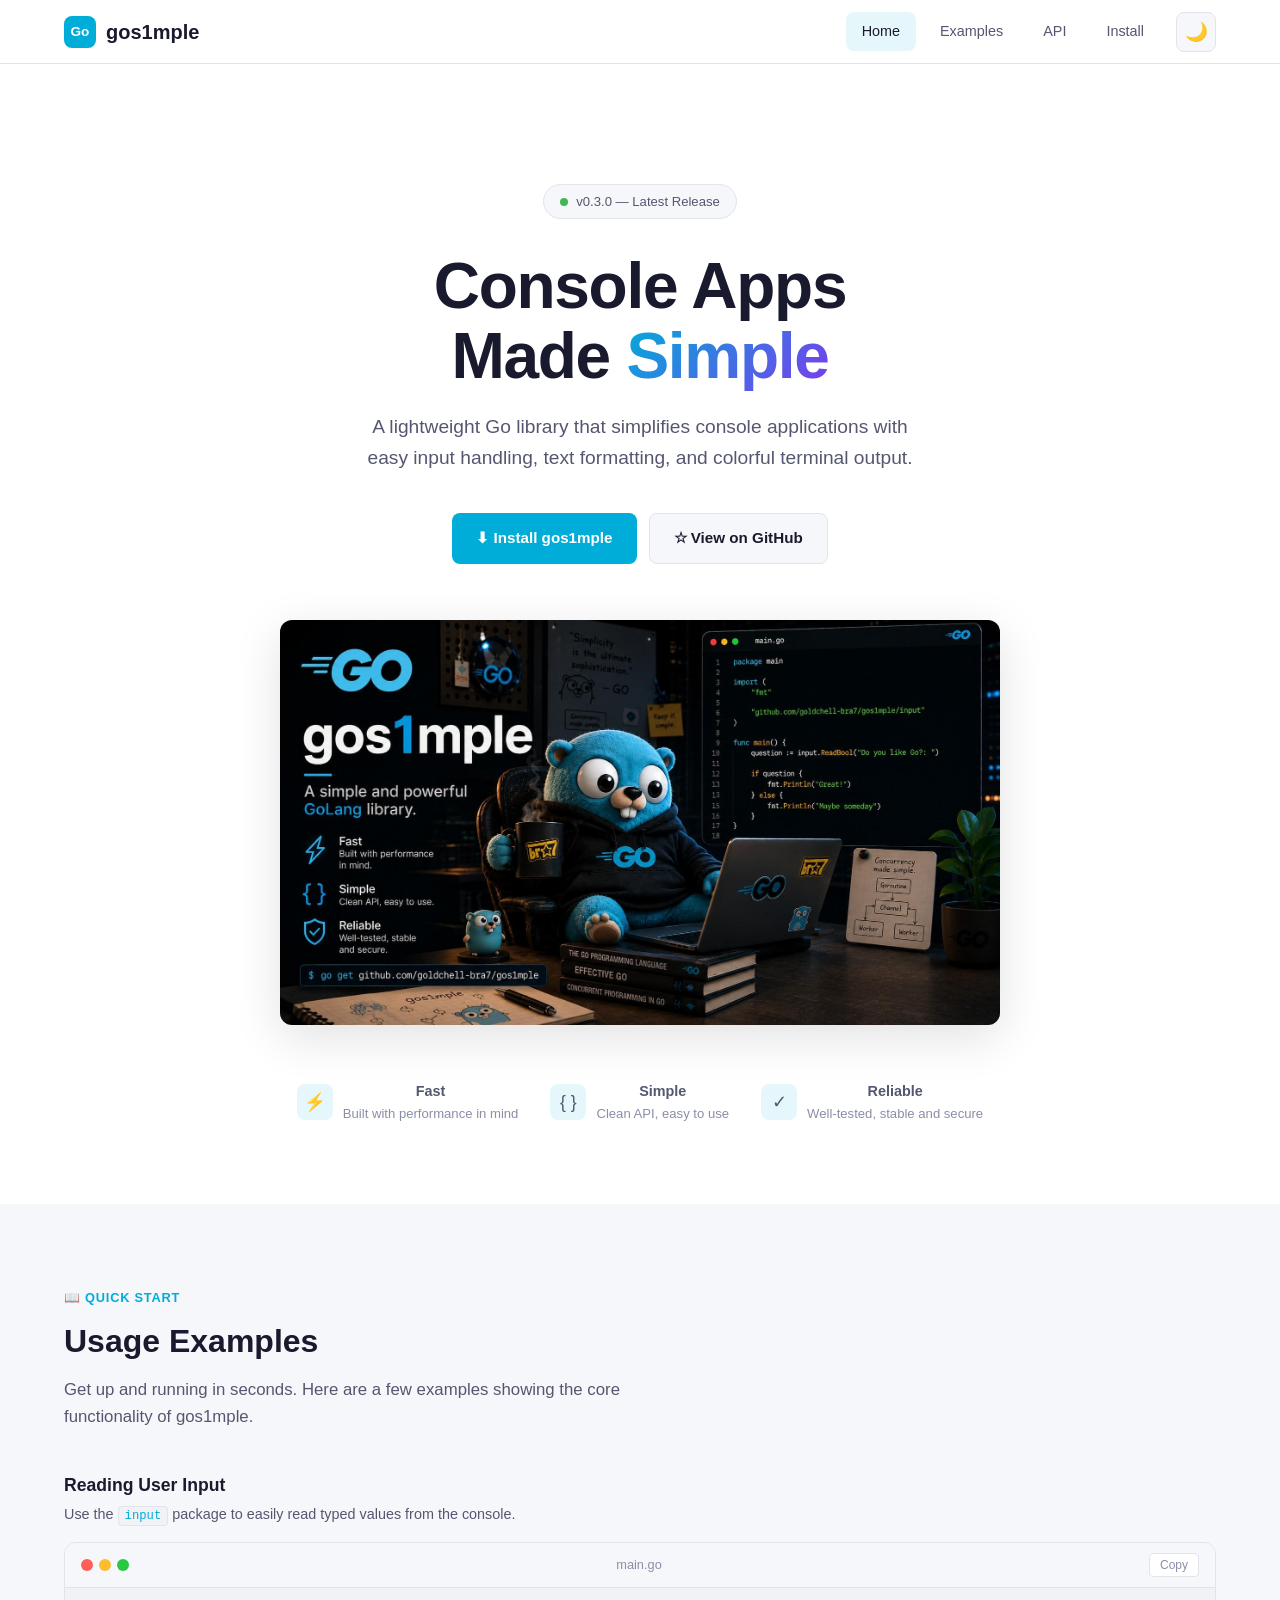
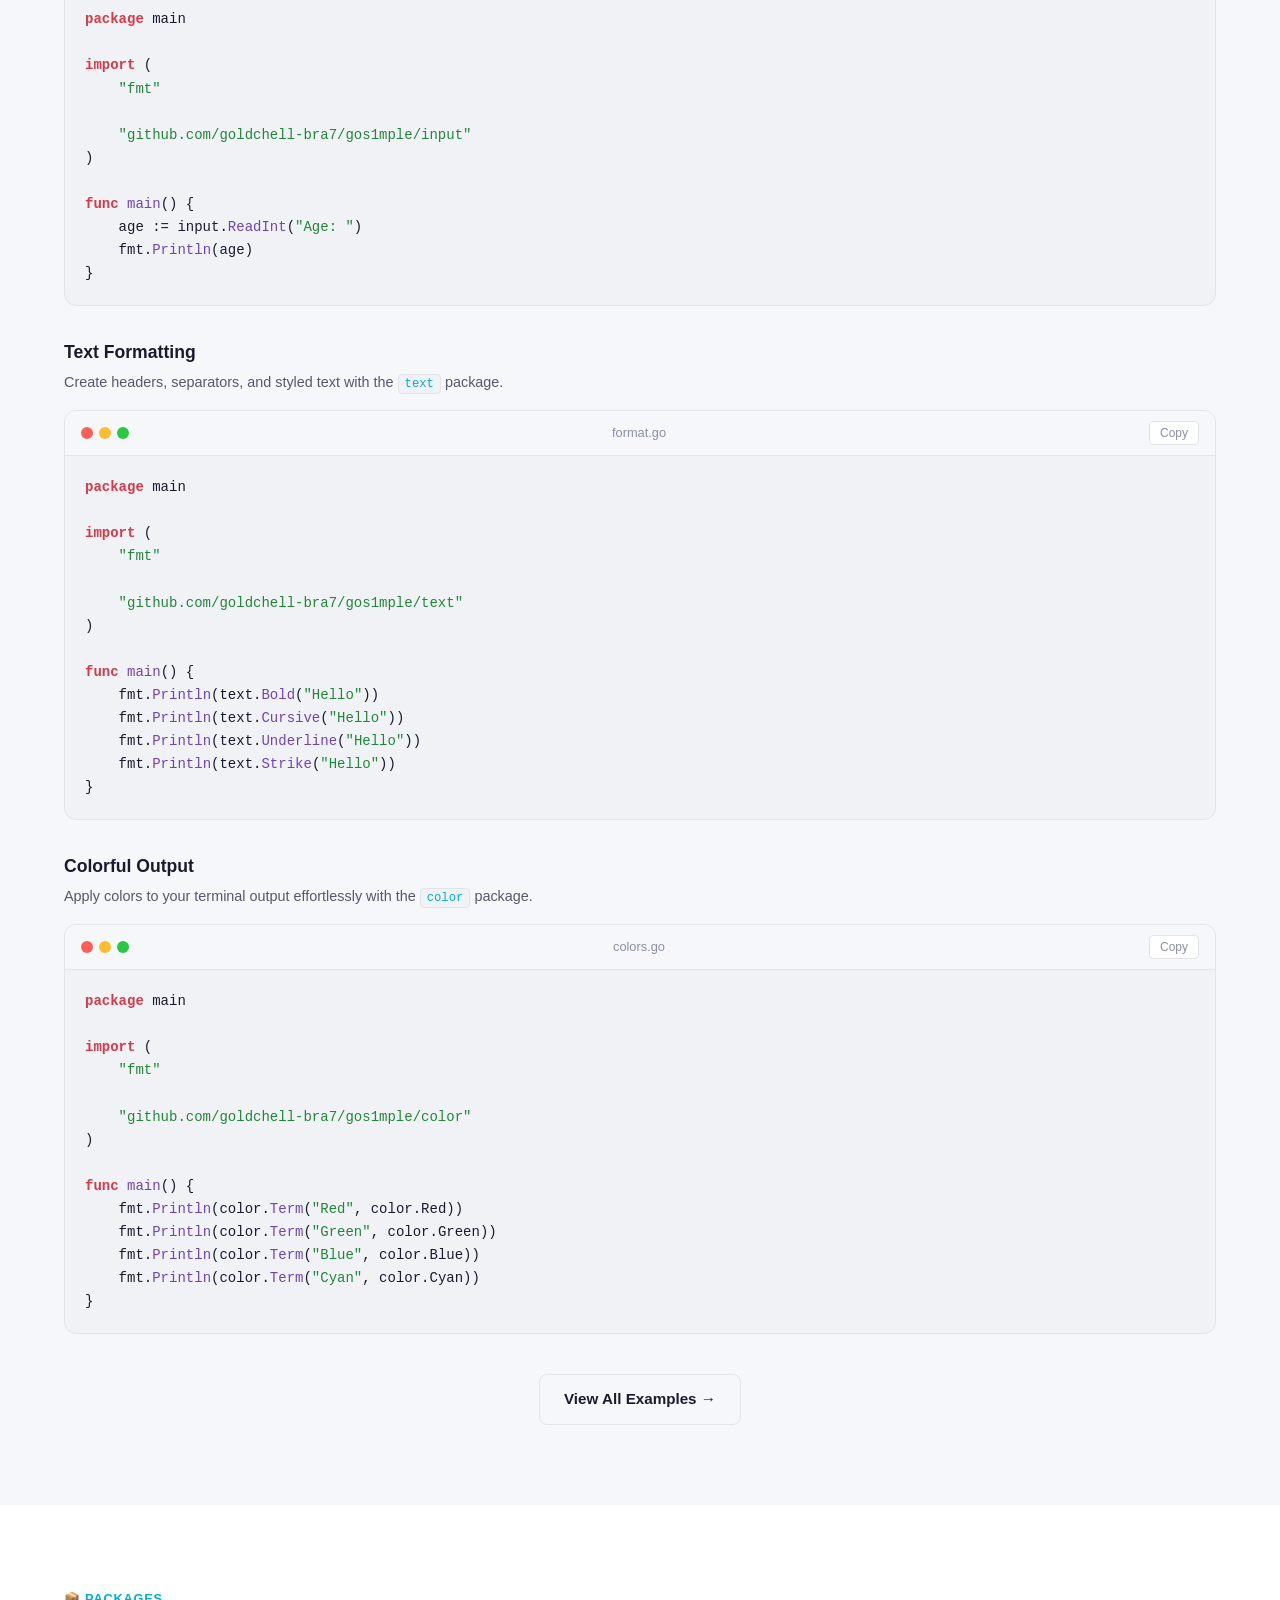
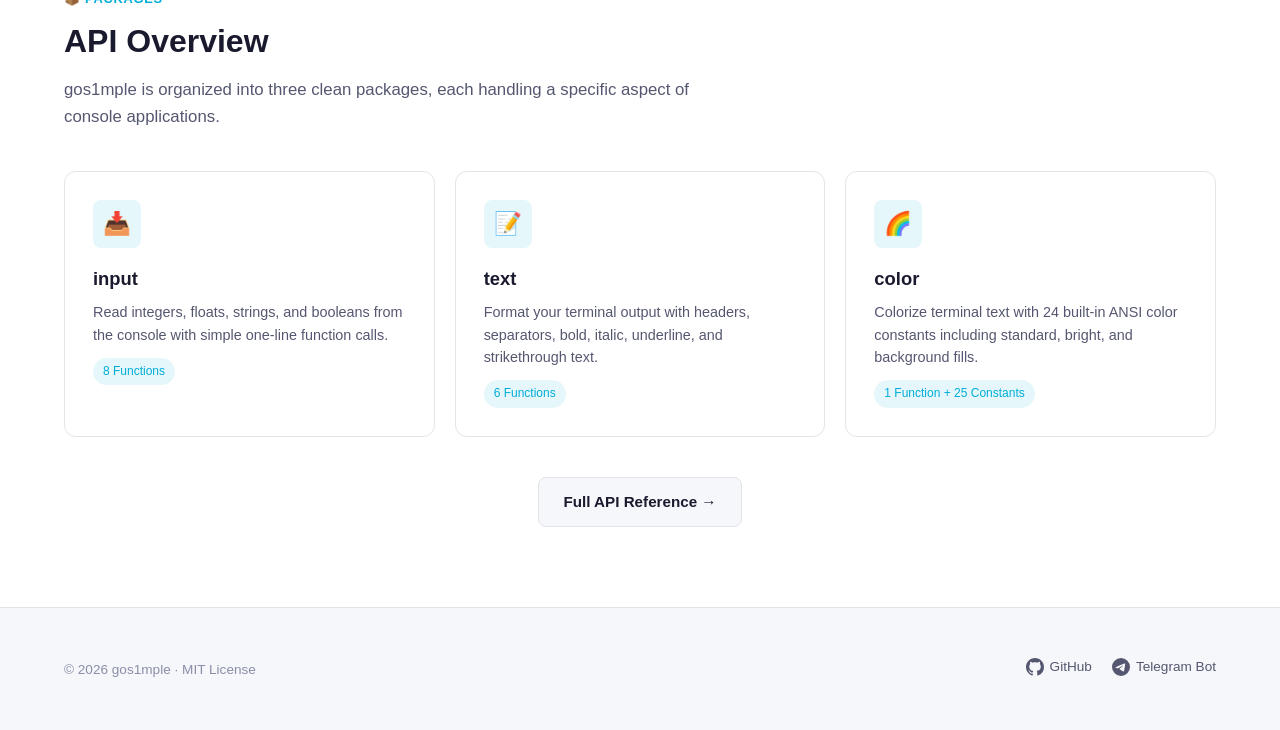
<file: docs/index.html>
<!DOCTYPE html>
<html lang="en">
<head>
  <meta charset="UTF-8">
  <meta name="viewport" content="width=device-width, initial-scale=1.0">
  <title>gos1mple — A Simple Go Library for Console Apps</title>
  <meta name="description" content="A lightweight Go library that simplifies console applications with easy input, text formatting, and color functions.">
  <script>
    (function(){try{var t=new URLSearchParams(window.location.search).get('theme')||localStorage.getItem('gos1mple-theme')||sessionStorage.getItem('gos1mple-theme')||(document.cookie.match(/(?:^|;\s*)gos1mple-theme=([^;]+)/)||[])[1];if(!t&&window.matchMedia&&window.matchMedia('(prefers-color-scheme: dark)').matches){t='dark';}document.documentElement.setAttribute('data-theme',t==='dark'?'dark':'light');}catch(e){}})();
  </script>
  <link rel="stylesheet" href="css/style.css">
  <script src="js/main.js" defer></script>
</head>
<body>

  <!-- ─── Navigation ──────────────────────────────────────── -->
  <nav class="nav" role="navigation" aria-label="Main navigation">
    <div class="nav__inner">
      <a href="./" class="nav__logo">
        <div class="nav__logo-icon">Go</div>
        gos1mple
      </a>

      <button class="nav__hamburger" aria-label="Toggle menu">
        <span></span><span></span><span></span>
      </button>

      <ul class="nav__links">
        <li><a href="./" class="nav__link nav__link--active">Home</a></li>
        <li><a href="examples/" class="nav__link">Examples</a></li>
        <li><a href="api/" class="nav__link">API</a></li>
        <li><a href="install/" class="nav__link" data-modal="install">Install</a></li>
        <li><button class="theme-toggle" aria-label="Toggle theme">🌙</button></li>
      </ul>
    </div>
  </nav>

  <main>
    <!-- ─── Hero Section ──────────────────────────────────── -->
    <section class="hero">
      <div class="container">
        <div class="hero__badge">
          <span class="hero__badge-dot"></span>
          v0.3.0 — Latest Release
        </div>

        <h1 class="hero__title">
          Console Apps<br>Made <span>Simple</span>
        </h1>

        <p class="hero__subtitle">
          A lightweight Go library that simplifies console applications
          with easy input handling, text formatting, and colorful terminal output.
        </p>

        <div class="hero__actions">
          <a href="install/" class="btn btn--primary" data-modal="install">
            ⬇ Install gos1mple
          </a>
          <a href="https://github.com/goldchell-bra7/gos1mple" target="_blank" rel="noopener" class="btn btn--secondary">
            ☆ View on GitHub
          </a>
        </div>

        <img src="docs/gopher-gos1mple.png" alt="gos1mple — A simple Go library" class="hero__gopher" loading="lazy">

        <div class="features">
          <div class="feature">
            <div class="feature__icon">⚡</div>
            <div>
              <strong>Fast</strong>
              <div style="font-size:0.82rem;color:var(--text-muted)">Built with performance in mind</div>
            </div>
          </div>
          <div class="feature">
            <div class="feature__icon">{ }</div>
            <div>
              <strong>Simple</strong>
              <div style="font-size:0.82rem;color:var(--text-muted)">Clean API, easy to use</div>
            </div>
          </div>
          <div class="feature">
            <div class="feature__icon">✓</div>
            <div>
              <strong>Reliable</strong>
              <div style="font-size:0.82rem;color:var(--text-muted)">Well-tested, stable and secure</div>
            </div>
          </div>
        </div>
      </div>
    </section>

    <!-- ─── Usage Examples Section ─────────────────────────── -->
    <section class="section section--alt" id="examples">
      <div class="container">
        <span class="section__label">📖 Quick Start</span>
        <h2 class="section__title">Usage Examples</h2>
        <p class="section__desc">
          Get up and running in seconds. Here are a few examples showing the core functionality of gos1mple.
        </p>

        <div class="examples-grid">
          <!-- Example 1: Basic Input -->
          <div class="example-item">
            <div class="example-item__info">
              <h3>Reading User Input</h3>
              <p>Use the <code>input</code> package to easily read typed values from the console.</p>
            </div>
            <div class="code-block">
              <div class="code-block__header">
                <div class="code-block__dots">
                  <span class="code-block__dot code-block__dot--red"></span>
                  <span class="code-block__dot code-block__dot--yellow"></span>
                  <span class="code-block__dot code-block__dot--green"></span>
                </div>
                <span>main.go</span>
                <button class="code-block__copy" data-copy>Copy</button>
              </div>
<pre><code><span class="kw">package</span> main

<span class="kw">import</span> (
    <span class="str">"fmt"</span>

    <span class="str">"github.com/goldchell-bra7/gos1mple/input"</span>
)

<span class="kw">func</span> <span class="fn">main</span>() {
    age := input.<span class="fn">ReadInt</span>(<span class="str">"Age: "</span>)
    fmt.<span class="fn">Println</span>(age)
}</code></pre>
            </div>
          </div>

          <!-- Example 2: Text Formatting -->
          <div class="example-item">
            <div class="example-item__info">
              <h3>Text Formatting</h3>
              <p>Create headers, separators, and styled text with the <code>text</code> package.</p>
            </div>
            <div class="code-block">
              <div class="code-block__header">
                <div class="code-block__dots">
                  <span class="code-block__dot code-block__dot--red"></span>
                  <span class="code-block__dot code-block__dot--yellow"></span>
                  <span class="code-block__dot code-block__dot--green"></span>
                </div>
                <span>format.go</span>
                <button class="code-block__copy" data-copy>Copy</button>
              </div>
<pre><code><span class="kw">package</span> main

<span class="kw">import</span> (
    <span class="str">"fmt"</span>

    <span class="str">"github.com/goldchell-bra7/gos1mple/text"</span>
)

<span class="kw">func</span> <span class="fn">main</span>() {
    fmt.<span class="fn">Println</span>(text.<span class="fn">Bold</span>(<span class="str">"Hello"</span>))
    fmt.<span class="fn">Println</span>(text.<span class="fn">Cursive</span>(<span class="str">"Hello"</span>))
    fmt.<span class="fn">Println</span>(text.<span class="fn">Underline</span>(<span class="str">"Hello"</span>))
    fmt.<span class="fn">Println</span>(text.<span class="fn">Strike</span>(<span class="str">"Hello"</span>))
}</code></pre>
            </div>
          </div>

          <!-- Example 3: Colors -->
          <div class="example-item">
            <div class="example-item__info">
              <h3>Colorful Output</h3>
              <p>Apply colors to your terminal output effortlessly with the <code>color</code> package.</p>
            </div>
            <div class="code-block">
              <div class="code-block__header">
                <div class="code-block__dots">
                  <span class="code-block__dot code-block__dot--red"></span>
                  <span class="code-block__dot code-block__dot--yellow"></span>
                  <span class="code-block__dot code-block__dot--green"></span>
                </div>
                <span>colors.go</span>
                <button class="code-block__copy" data-copy>Copy</button>
              </div>
<pre><code><span class="kw">package</span> main

<span class="kw">import</span> (
    <span class="str">"fmt"</span>

    <span class="str">"github.com/goldchell-bra7/gos1mple/color"</span>
)

<span class="kw">func</span> <span class="fn">main</span>() {
    fmt.<span class="fn">Println</span>(color.<span class="fn">Term</span>(<span class="str">"Red"</span>, color.Red))
    fmt.<span class="fn">Println</span>(color.<span class="fn">Term</span>(<span class="str">"Green"</span>, color.Green))
    fmt.<span class="fn">Println</span>(color.<span class="fn">Term</span>(<span class="str">"Blue"</span>, color.Blue))
    fmt.<span class="fn">Println</span>(color.<span class="fn">Term</span>(<span class="str">"Cyan"</span>, color.Cyan))
}</code></pre>
            </div>
          </div>
        </div>

        <div style="text-align: center; margin-top: 40px;">
          <a href="examples/" class="btn btn--secondary">
            View All Examples →
          </a>
        </div>
      </div>
    </section>

    <!-- ─── API Section ───────────────────────────────────── -->
    <section class="section" id="api">
      <div class="container">
        <span class="section__label">📦 Packages</span>
        <h2 class="section__title">API Overview</h2>
        <p class="section__desc">
          gos1mple is organized into three clean packages, each handling a specific aspect of console applications.
        </p>

        <div class="card-grid">
          <a href="api/input/" class="card">
            <div class="card__icon">📥</div>
            <h3 class="card__title">input</h3>
            <p class="card__desc">
              Read integers, floats, strings, and booleans from the console with simple one-line function calls.
            </p>
            <span class="card__tag">8 Functions</span>
          </a>

          <a href="api/text/" class="card">
            <div class="card__icon">📝</div>
            <h3 class="card__title">text</h3>
            <p class="card__desc">
              Format your terminal output with headers, separators, bold, italic, underline, and strikethrough text.
            </p>
            <span class="card__tag">6 Functions</span>
          </a>

          <a href="api/color/" class="card">
            <div class="card__icon">🌈</div>
            <h3 class="card__title">color</h3>
            <p class="card__desc">
              Colorize terminal text with 24 built-in ANSI color constants including standard, bright, and background fills.
            </p>
            <span class="card__tag">1 Function + 25 Constants</span>
          </a>
        </div>

        <div style="text-align: center; margin-top: 40px;">
          <a href="api/" class="btn btn--secondary">
            Full API Reference →
          </a>
        </div>
      </div>
    </section>
  </main>

  <!-- ─── Footer ──────────────────────────────────────────── -->
  <footer class="footer">
    <div class="container">
      <div class="footer__inner">
        <span class="footer__copy">© 2026 gos1mple · MIT License</span>
        <ul class="footer__links">
          <li>
            <a href="https://github.com/goldchell-bra7" target="_blank" rel="noopener" class="footer__link">
              <svg viewBox="0 0 16 16" xmlns="http://www.w3.org/2000/svg"><path d="M8 0C3.58 0 0 3.58 0 8c0 3.54 2.29 6.53 5.47 7.59.4.07.55-.17.55-.38 0-.19-.01-.82-.01-1.49-2.01.37-2.53-.49-2.69-.94-.09-.23-.48-.94-.82-1.13-.28-.15-.68-.52-.01-.53.63-.01 1.08.58 1.23.82.72 1.21 1.87.87 2.33.66.07-.52.28-.87.51-1.07-1.78-.2-3.64-.89-3.64-3.95 0-.87.31-1.59.82-2.15-.08-.2-.36-1.02.08-2.12 0 0 .67-.21 2.2.82.64-.18 1.32-.27 2-.27.68 0 1.36.09 2 .27 1.53-1.04 2.2-.82 2.2-.82.44 1.1.16 1.92.08 2.12.51.56.82 1.27.82 2.15 0 3.07-1.87 3.75-3.65 3.95.29.25.54.73.54 1.48 0 1.07-.01 1.93-.01 2.2 0 .21.15.46.55.38A8.013 8.013 0 0016 8c0-4.42-3.58-8-8-8z"/></svg>
              GitHub
            </a>
          </li>
          <li>
            <a href="https://t.me/jarik_direct_bot" target="_blank" rel="noopener" class="footer__link">
              <svg viewBox="0 0 24 24" xmlns="http://www.w3.org/2000/svg"><path d="M11.944 0A12 12 0 0 0 0 12a12 12 0 0 0 12 12 12 12 0 0 0 12-12A12 12 0 0 0 12 0a12 12 0 0 0-.056 0zm4.962 7.224c.1-.002.321.023.465.14a.506.506 0 0 1 .171.325c.016.093.036.306.02.472-.18 1.898-.962 6.502-1.36 8.627-.168.9-.499 1.201-.82 1.23-.696.065-1.225-.46-1.9-.902-1.056-.693-1.653-1.124-2.678-1.8-1.185-.78-.417-1.21.258-1.91.177-.184 3.247-2.977 3.307-3.23.007-.032.014-.15-.056-.212s-.174-.041-.249-.024c-.106.024-1.793 1.14-5.061 3.345-.48.33-.913.49-1.302.48-.428-.008-1.252-.241-1.865-.44-.752-.245-1.349-.374-1.297-.789.027-.216.325-.437.893-.663 3.498-1.524 5.83-2.529 6.998-3.014 3.332-1.386 4.025-1.627 4.476-1.635z"/></svg>
              Telegram Bot
            </a>
          </li>
        </ul>
      </div>
    </div>
  </footer>

  <!-- ─── Install Modal (macOS style) ─────────────────────── -->
  <div class="modal-overlay">
    <div class="modal">
      <div class="modal__titlebar">
        <div class="modal__dots">
          <span class="modal__dot modal__dot--red"></span>
          <span class="modal__dot modal__dot--yellow"></span>
          <span class="modal__dot modal__dot--green"></span>
        </div>
        <span class="modal__titlebar-text">Install gos1mple</span>
      </div>
      <div class="modal__body">
        <h3>Quick Installation</h3>
        <p>Get started with gos1mple in just two steps.</p>

        <div class="modal__step">
          <div class="modal__step-num">1</div>
          <div class="modal__step-content">
            <p>Install the latest version</p>
            <div class="install-cmd">
              <span class="install-cmd__prefix">$</span>
              <span class="install-cmd__text">go get github.com/goldchell-bra7/gos1mple@latest</span>
              <button class="install-cmd__copy" data-copy="go get github.com/goldchell-bra7/gos1mple@latest">Copy</button>
            </div>
          </div>
        </div>

        <div class="modal__step">
          <div class="modal__step-num">2</div>
          <div class="modal__step-content">
            <p>Or a specific version</p>
            <div class="install-cmd">
              <span class="install-cmd__prefix">$</span>
              <span class="install-cmd__text">go get github.com/goldchell-bra7/gos1mple@v0.3.0</span>
              <button class="install-cmd__copy" data-copy="go get github.com/goldchell-bra7/gos1mple@v0.3.0">Copy</button>
            </div>
          </div>
        </div>

        <div class="modal__step">
          <div class="modal__step-num">3</div>
          <div class="modal__step-content">
            <p>Import in your Go file</p>
            <div class="code-block">
              <div class="code-block__header">
                <div class="code-block__dots">
                  <span class="code-block__dot code-block__dot--red"></span>
                  <span class="code-block__dot code-block__dot--yellow"></span>
                  <span class="code-block__dot code-block__dot--green"></span>
                </div>
                <span>main.go</span>
                <button class="code-block__copy" data-copy>Copy</button>
              </div>
<pre><code><span class="kw">import</span> (
    <span class="str">"github.com/goldchell-bra7/gos1mple/input"</span>
    <span class="str">"github.com/goldchell-bra7/gos1mple/text"</span>
    <span class="str">"github.com/goldchell-bra7/gos1mple/color"</span>
)</code></pre>
            </div>
          </div>
        </div>
      </div>
      <div class="modal__footer">
        <a href="https://github.com/goldchell-bra7/gos1mple" target="_blank" rel="noopener" class="btn btn--secondary btn--sm">View on GitHub</a>
        <button class="btn btn--primary btn--sm" data-close-modal>Done</button>
      </div>
    </div>
  </div>

</body>
</html>
</file>
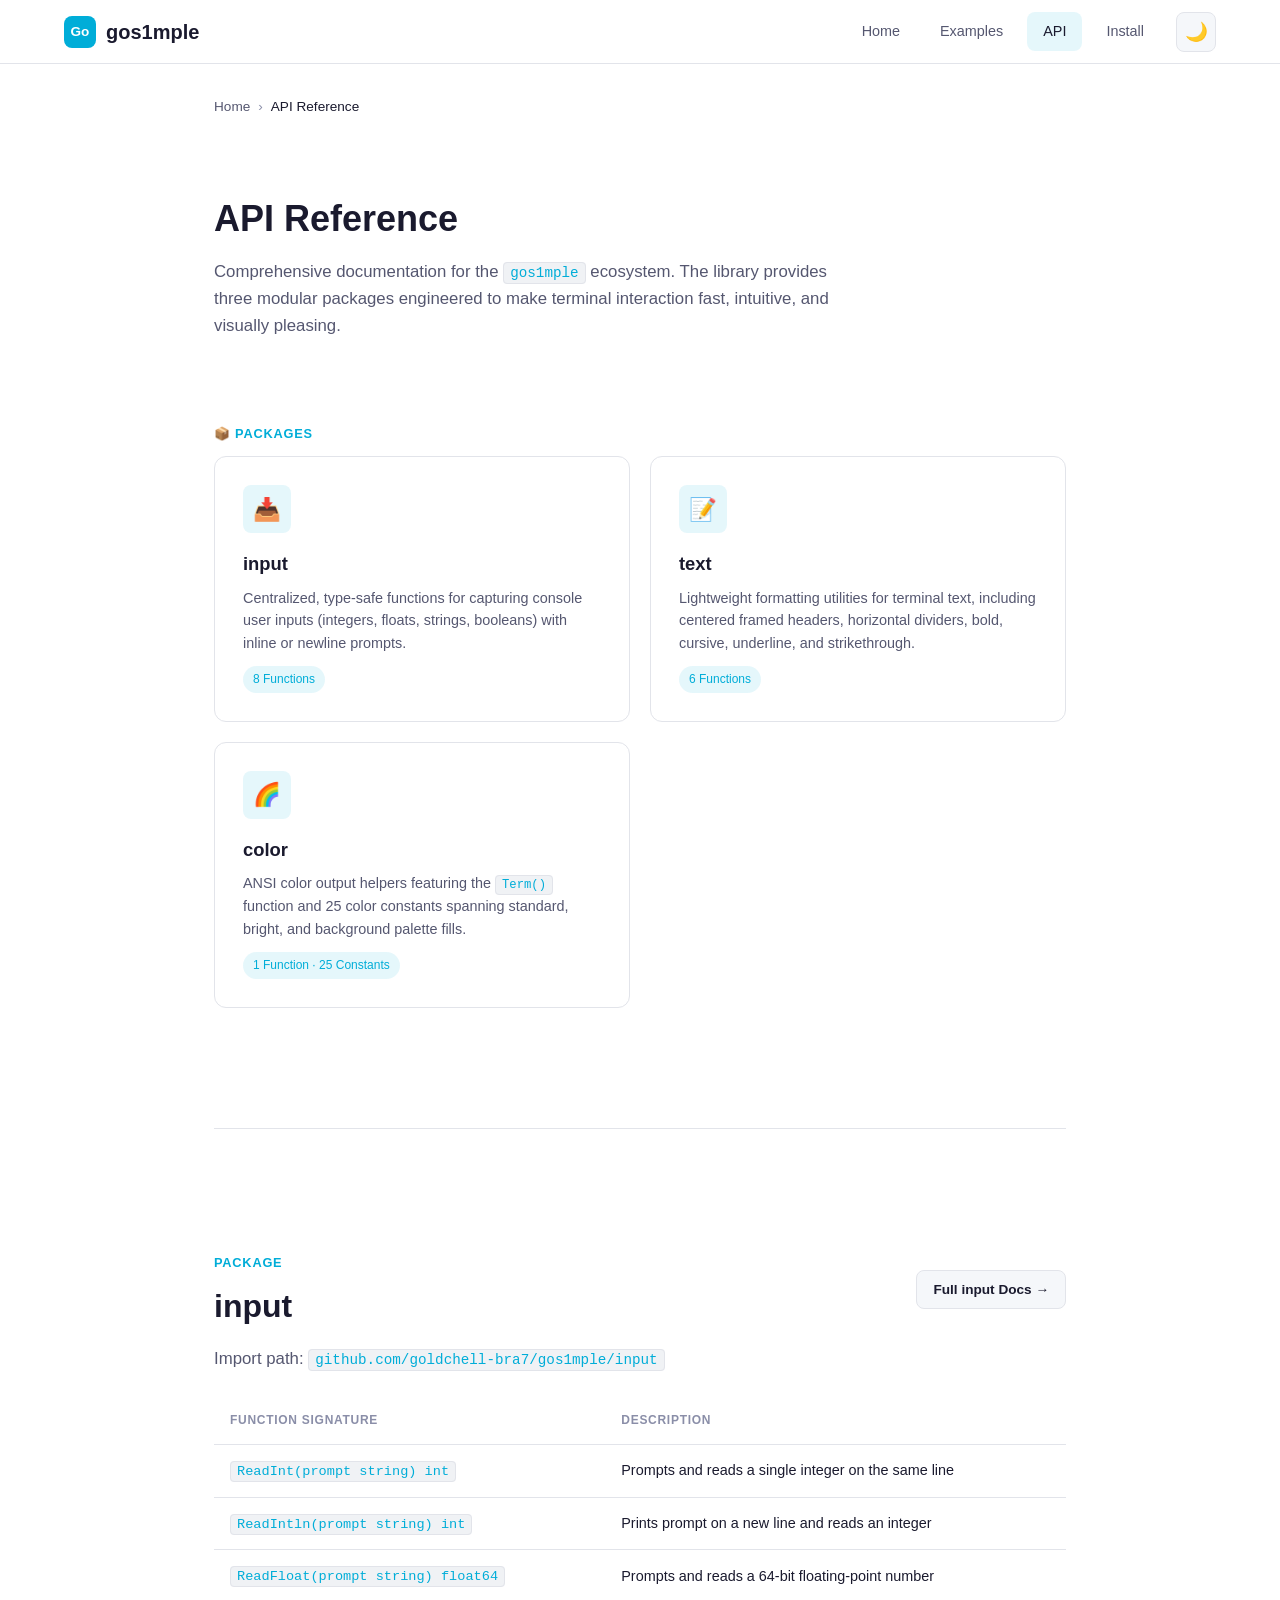
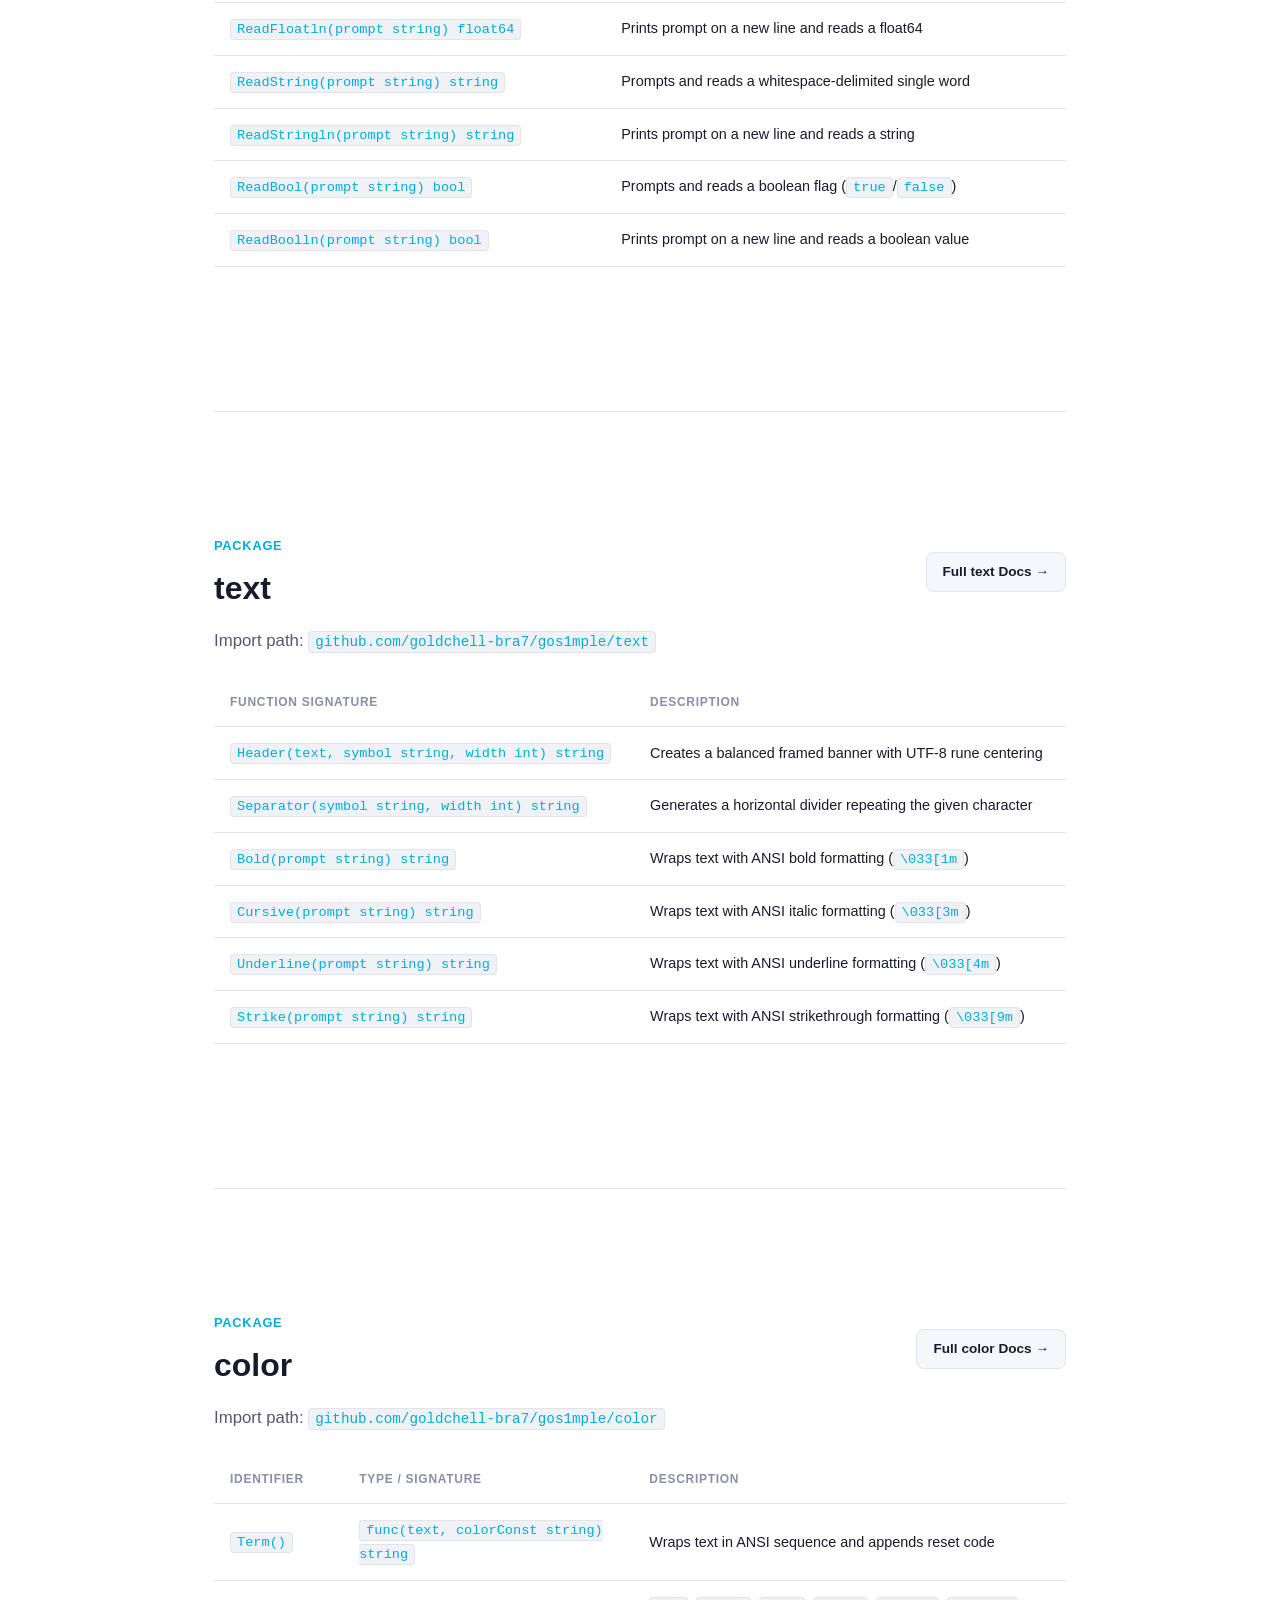
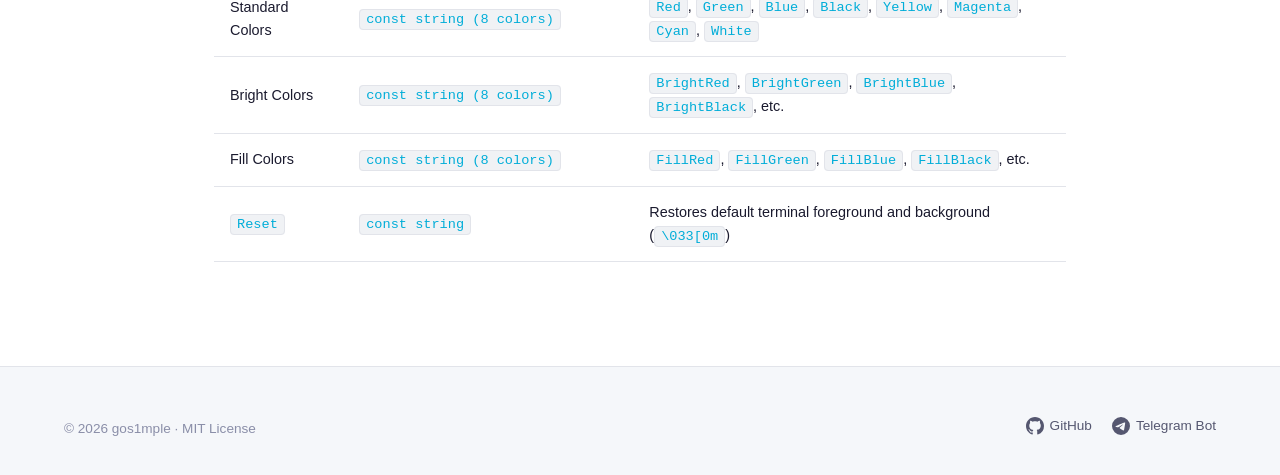
<file: docs/api/index.html>
<!DOCTYPE html>
<html lang="en">
<head>
  <meta charset="UTF-8">
  <meta name="viewport" content="width=device-width, initial-scale=1.0">
  <title>API Reference — gos1mple</title>
  <meta name="description" content="Complete API reference for the gos1mple Go library — input, text, and color packages.">
  <script>
    (function(){try{var t=new URLSearchParams(window.location.search).get('theme')||localStorage.getItem('gos1mple-theme')||sessionStorage.getItem('gos1mple-theme')||(document.cookie.match(/(?:^|;\s*)gos1mple-theme=([^;]+)/)||[])[1];if(!t&&window.matchMedia&&window.matchMedia('(prefers-color-scheme: dark)').matches){t='dark';}document.documentElement.setAttribute('data-theme',t==='dark'?'dark':'light');}catch(e){}})();
  </script>
  <link rel="stylesheet" href="../css/style.css">
  <script src="../js/main.js" defer></script>
</head>
<body>

  <!-- ─── Navigation ──────────────────────────────────────── -->
  <nav class="nav" role="navigation" aria-label="Main navigation">
    <div class="nav__inner">
      <a href="../" class="nav__logo">
        <div class="nav__logo-icon">Go</div>
        gos1mple
      </a>

      <button class="nav__hamburger" aria-label="Toggle menu">
        <span></span><span></span><span></span>
      </button>

      <ul class="nav__links">
        <li><a href="../" class="nav__link">Home</a></li>
        <li><a href="../examples/" class="nav__link">Examples</a></li>
        <li><a href="./" class="nav__link nav__link--active">API</a></li>
        <li><a href="../install/" class="nav__link" data-modal="install">Install</a></li>
        <li><button class="theme-toggle" aria-label="Toggle theme">🌙</button></li>
      </ul>
    </div>
  </nav>

  <main>
    <div class="container container--narrow">
      <!-- Breadcrumb -->
      <div class="breadcrumb">
        <a href="../">Home</a>
        <span class="breadcrumb__sep">›</span>
        <span>API Reference</span>
      </div>

      <div class="page-header">
        <h1 class="page-header__title">API Reference</h1>
        <p class="page-header__desc">
          Comprehensive documentation for the <code>gos1mple</code> ecosystem. The library provides three modular packages engineered to make terminal interaction fast, intuitive, and visually pleasing.
        </p>
      </div>

      <!-- ─── Package Cards ────────────────────────────────── -->
      <section class="section">
        <span class="section__label">📦 Packages</span>
        <div class="card-grid">
          <a href="input/" class="card">
            <div class="card__icon">📥</div>
            <h3 class="card__title">input</h3>
            <p class="card__desc">
              Centralized, type-safe functions for capturing console user inputs (integers, floats, strings, booleans) with inline or newline prompts.
            </p>
            <span class="card__tag">8 Functions</span>
          </a>

          <a href="text/" class="card">
            <div class="card__icon">📝</div>
            <h3 class="card__title">text</h3>
            <p class="card__desc">
              Lightweight formatting utilities for terminal text, including centered framed headers, horizontal dividers, bold, cursive, underline, and strikethrough.
            </p>
            <span class="card__tag">6 Functions</span>
          </a>

          <a href="color/" class="card">
            <div class="card__icon">🌈</div>
            <h3 class="card__title">color</h3>
            <p class="card__desc">
              ANSI color output helpers featuring the <code>Term()</code> function and 25 color constants spanning standard, bright, and background palette fills.
            </p>
            <span class="card__tag">1 Function · 25 Constants</span>
          </a>
        </div>
      </section>

      <div class="divider"></div>

      <!-- ─── Input Summary Table ──────────────────────────── -->
      <section class="section" id="input-summary">
        <div style="display:flex; justify-content:space-between; align-items:center; margin-bottom:16px;">
          <div>
            <span class="section__label">Package</span>
            <h2 class="section__title" style="margin-bottom:4px;">input</h2>
          </div>
          <a href="input/" class="btn btn--secondary btn--sm">Full input Docs →</a>
        </div>
        <p class="section__desc" style="margin-bottom:20px;">
          Import path: <code>github.com/goldchell-bra7/gos1mple/input</code>
        </p>

        <table class="api-table">
          <thead>
            <tr>
              <th>Function Signature</th>
              <th>Description</th>
            </tr>
          </thead>
          <tbody>
            <tr>
              <td><code>ReadInt(prompt string) int</code></td>
              <td>Prompts and reads a single integer on the same line</td>
            </tr>
            <tr>
              <td><code>ReadIntln(prompt string) int</code></td>
              <td>Prints prompt on a new line and reads an integer</td>
            </tr>
            <tr>
              <td><code>ReadFloat(prompt string) float64</code></td>
              <td>Prompts and reads a 64-bit floating-point number</td>
            </tr>
            <tr>
              <td><code>ReadFloatln(prompt string) float64</code></td>
              <td>Prints prompt on a new line and reads a float64</td>
            </tr>
            <tr>
              <td><code>ReadString(prompt string) string</code></td>
              <td>Prompts and reads a whitespace-delimited single word</td>
            </tr>
            <tr>
              <td><code>ReadStringln(prompt string) string</code></td>
              <td>Prints prompt on a new line and reads a string</td>
            </tr>
            <tr>
              <td><code>ReadBool(prompt string) bool</code></td>
              <td>Prompts and reads a boolean flag (<code>true</code>/<code>false</code>)</td>
            </tr>
            <tr>
              <td><code>ReadBoolln(prompt string) bool</code></td>
              <td>Prints prompt on a new line and reads a boolean value</td>
            </tr>
          </tbody>
        </table>
      </section>

      <div class="divider"></div>

      <!-- ─── Text Summary Table ───────────────────────────── -->
      <section class="section" id="text-summary">
        <div style="display:flex; justify-content:space-between; align-items:center; margin-bottom:16px;">
          <div>
            <span class="section__label">Package</span>
            <h2 class="section__title" style="margin-bottom:4px;">text</h2>
          </div>
          <a href="text/" class="btn btn--secondary btn--sm">Full text Docs →</a>
        </div>
        <p class="section__desc" style="margin-bottom:20px;">
          Import path: <code>github.com/goldchell-bra7/gos1mple/text</code>
        </p>

        <table class="api-table">
          <thead>
            <tr>
              <th>Function Signature</th>
              <th>Description</th>
            </tr>
          </thead>
          <tbody>
            <tr>
              <td><code>Header(text, symbol string, width int) string</code></td>
              <td>Creates a balanced framed banner with UTF-8 rune centering</td>
            </tr>
            <tr>
              <td><code>Separator(symbol string, width int) string</code></td>
              <td>Generates a horizontal divider repeating the given character</td>
            </tr>
            <tr>
              <td><code>Bold(prompt string) string</code></td>
              <td>Wraps text with ANSI bold formatting (<code>\033[1m</code>)</td>
            </tr>
            <tr>
              <td><code>Cursive(prompt string) string</code></td>
              <td>Wraps text with ANSI italic formatting (<code>\033[3m</code>)</td>
            </tr>
            <tr>
              <td><code>Underline(prompt string) string</code></td>
              <td>Wraps text with ANSI underline formatting (<code>\033[4m</code>)</td>
            </tr>
            <tr>
              <td><code>Strike(prompt string) string</code></td>
              <td>Wraps text with ANSI strikethrough formatting (<code>\033[9m</code>)</td>
            </tr>
          </tbody>
        </table>
      </section>

      <div class="divider"></div>

      <!-- ─── Color Summary Table ──────────────────────────── -->
      <section class="section" id="color-summary">
        <div style="display:flex; justify-content:space-between; align-items:center; margin-bottom:16px;">
          <div>
            <span class="section__label">Package</span>
            <h2 class="section__title" style="margin-bottom:4px;">color</h2>
          </div>
          <a href="color/" class="btn btn--secondary btn--sm">Full color Docs →</a>
        </div>
        <p class="section__desc" style="margin-bottom:20px;">
          Import path: <code>github.com/goldchell-bra7/gos1mple/color</code>
        </p>

        <table class="api-table">
          <thead>
            <tr>
              <th>Identifier</th>
              <th>Type / Signature</th>
              <th>Description</th>
            </tr>
          </thead>
          <tbody>
            <tr>
              <td><code>Term()</code></td>
              <td><code>func(text, colorConst string) string</code></td>
              <td>Wraps text in ANSI sequence and appends reset code</td>
            </tr>
            <tr>
              <td>Standard Colors</td>
              <td><code>const string (8 colors)</code></td>
              <td><code>Red</code>, <code>Green</code>, <code>Blue</code>, <code>Black</code>, <code>Yellow</code>, <code>Magenta</code>, <code>Cyan</code>, <code>White</code></td>
            </tr>
            <tr>
              <td>Bright Colors</td>
              <td><code>const string (8 colors)</code></td>
              <td><code>BrightRed</code>, <code>BrightGreen</code>, <code>BrightBlue</code>, <code>BrightBlack</code>, etc.</td>
            </tr>
            <tr>
              <td>Fill Colors</td>
              <td><code>const string (8 colors)</code></td>
              <td><code>FillRed</code>, <code>FillGreen</code>, <code>FillBlue</code>, <code>FillBlack</code>, etc.</td>
            </tr>
            <tr>
              <td><code>Reset</code></td>
              <td><code>const string</code></td>
              <td>Restores default terminal foreground and background (<code>\033[0m</code>)</td>
            </tr>
          </tbody>
        </table>
      </section>

    </div>
  </main>

  <!-- ─── Footer ──────────────────────────────────────────── -->
  <footer class="footer">
    <div class="container">
      <div class="footer__inner">
        <span class="footer__copy">© 2026 gos1mple · MIT License</span>
        <ul class="footer__links">
          <li>
            <a href="https://github.com/goldchell-bra7" target="_blank" rel="noopener" class="footer__link">
              <svg viewBox="0 0 16 16" xmlns="http://www.w3.org/2000/svg"><path d="M8 0C3.58 0 0 3.58 0 8c0 3.54 2.29 6.53 5.47 7.59.4.07.55-.17.55-.38 0-.19-.01-.82-.01-1.49-2.01.37-2.53-.49-2.69-.94-.09-.23-.48-.94-.82-1.13-.28-.15-.68-.52-.01-.53.63-.01 1.08.58 1.23.82.72 1.21 1.87.87 2.33.66.07-.52.28-.87.51-1.07-1.78-.2-3.64-.89-3.64-3.95 0-.87.31-1.59.82-2.15-.08-.2-.36-1.02.08-2.12 0 0 .67-.21 2.2.82.64-.18 1.32-.27 2-.27.68 0 1.36.09 2 .27 1.53-1.04 2.2-.82 2.2-.82.44 1.1.16 1.92.08 2.12.51.56.82 1.27.82 2.15 0 3.07-1.87 3.75-3.65 3.95.29.25.54.73.54 1.48 0 1.07-.01 1.93-.01 2.2 0 .21.15.46.55.38A8.013 8.013 0 0016 8c0-4.42-3.58-8-8-8z"/></svg>
              GitHub
            </a>
          </li>
          <li>
            <a href="https://t.me/jarik_direct_bot" target="_blank" rel="noopener" class="footer__link">
              <svg viewBox="0 0 24 24" xmlns="http://www.w3.org/2000/svg"><path d="M11.944 0A12 12 0 0 0 0 12a12 12 0 0 0 12 12 12 12 0 0 0 12-12A12 12 0 0 0 12 0a12 12 0 0 0-.056 0zm4.962 7.224c.1-.002.321.023.465.14a.506.506 0 0 1 .171.325c.016.093.036.306.02.472-.18 1.898-.962 6.502-1.36 8.627-.168.9-.499 1.201-.82 1.23-.696.065-1.225-.46-1.9-.902-1.056-.693-1.653-1.124-2.678-1.8-1.185-.78-.417-1.21.258-1.91.177-.184 3.247-2.977 3.307-3.23.007-.032.014-.15-.056-.212s-.174-.041-.249-.024c-.106.024-1.793 1.14-5.061 3.345-.48.33-.913.49-1.302.48-.428-.008-1.252-.241-1.865-.44-.752-.245-1.349-.374-1.297-.789.027-.216.325-.437.893-.663 3.498-1.524 5.83-2.529 6.998-3.014 3.332-1.386 4.025-1.627 4.476-1.635z"/></svg>
              Telegram Bot
            </a>
          </li>
        </ul>
      </div>
    </div>
  </footer>

  <!-- ─── Install Modal (macOS style) ─────────────────────── -->
  <div class="modal-overlay">
    <div class="modal">
      <div class="modal__titlebar">
        <div class="modal__dots">
          <span class="modal__dot modal__dot--red"></span>
          <span class="modal__dot modal__dot--yellow"></span>
          <span class="modal__dot modal__dot--green"></span>
        </div>
        <span class="modal__titlebar-text">Install gos1mple</span>
      </div>
      <div class="modal__body">
        <h3>Quick Installation</h3>
        <p>Get started with gos1mple in your Go project.</p>

        <div class="modal__step">
          <div class="modal__step-num">1</div>
          <div class="modal__step-content">
            <p>Download latest version</p>
            <div class="install-cmd">
              <span class="install-cmd__prefix">$</span>
              <span class="install-cmd__text">go get github.com/goldchell-bra7/gos1mple@latest</span>
              <button class="install-cmd__copy" data-copy="go get github.com/goldchell-bra7/gos1mple@latest">Copy</button>
            </div>
          </div>
        </div>

        <div class="modal__step">
          <div class="modal__step-num">2</div>
          <div class="modal__step-content">
            <p>Or pin to v0.3.0</p>
            <div class="install-cmd">
              <span class="install-cmd__prefix">$</span>
              <span class="install-cmd__text">go get github.com/goldchell-bra7/gos1mple@v0.3.0</span>
              <button class="install-cmd__copy" data-copy="go get github.com/goldchell-bra7/gos1mple@v0.3.0">Copy</button>
            </div>
          </div>
        </div>

        <div class="modal__step">
          <div class="modal__step-num">3</div>
          <div class="modal__step-content">
            <p>Import packages</p>
            <div class="code-block">
              <div class="code-block__header">
                <div class="code-block__dots">
                  <span class="code-block__dot code-block__dot--red"></span>
                  <span class="code-block__dot code-block__dot--yellow"></span>
                  <span class="code-block__dot code-block__dot--green"></span>
                </div>
                <span>main.go</span>
                <button class="code-block__copy" data-copy>Copy</button>
              </div>
<pre><code><span class="kw">import</span> (
    <span class="str">"github.com/goldchell-bra7/gos1mple/input"</span>
    <span class="str">"github.com/goldchell-bra7/gos1mple/text"</span>
    <span class="str">"github.com/goldchell-bra7/gos1mple/color"</span>
)</code></pre>
            </div>
          </div>
        </div>
      </div>
      <div class="modal__footer">
        <a href="../install/" class="btn btn--secondary btn--sm">Full Guide</a>
        <button class="btn btn--primary btn--sm" data-close-modal>Done</button>
      </div>
    </div>
  </div>

</body>
</html>
</file>
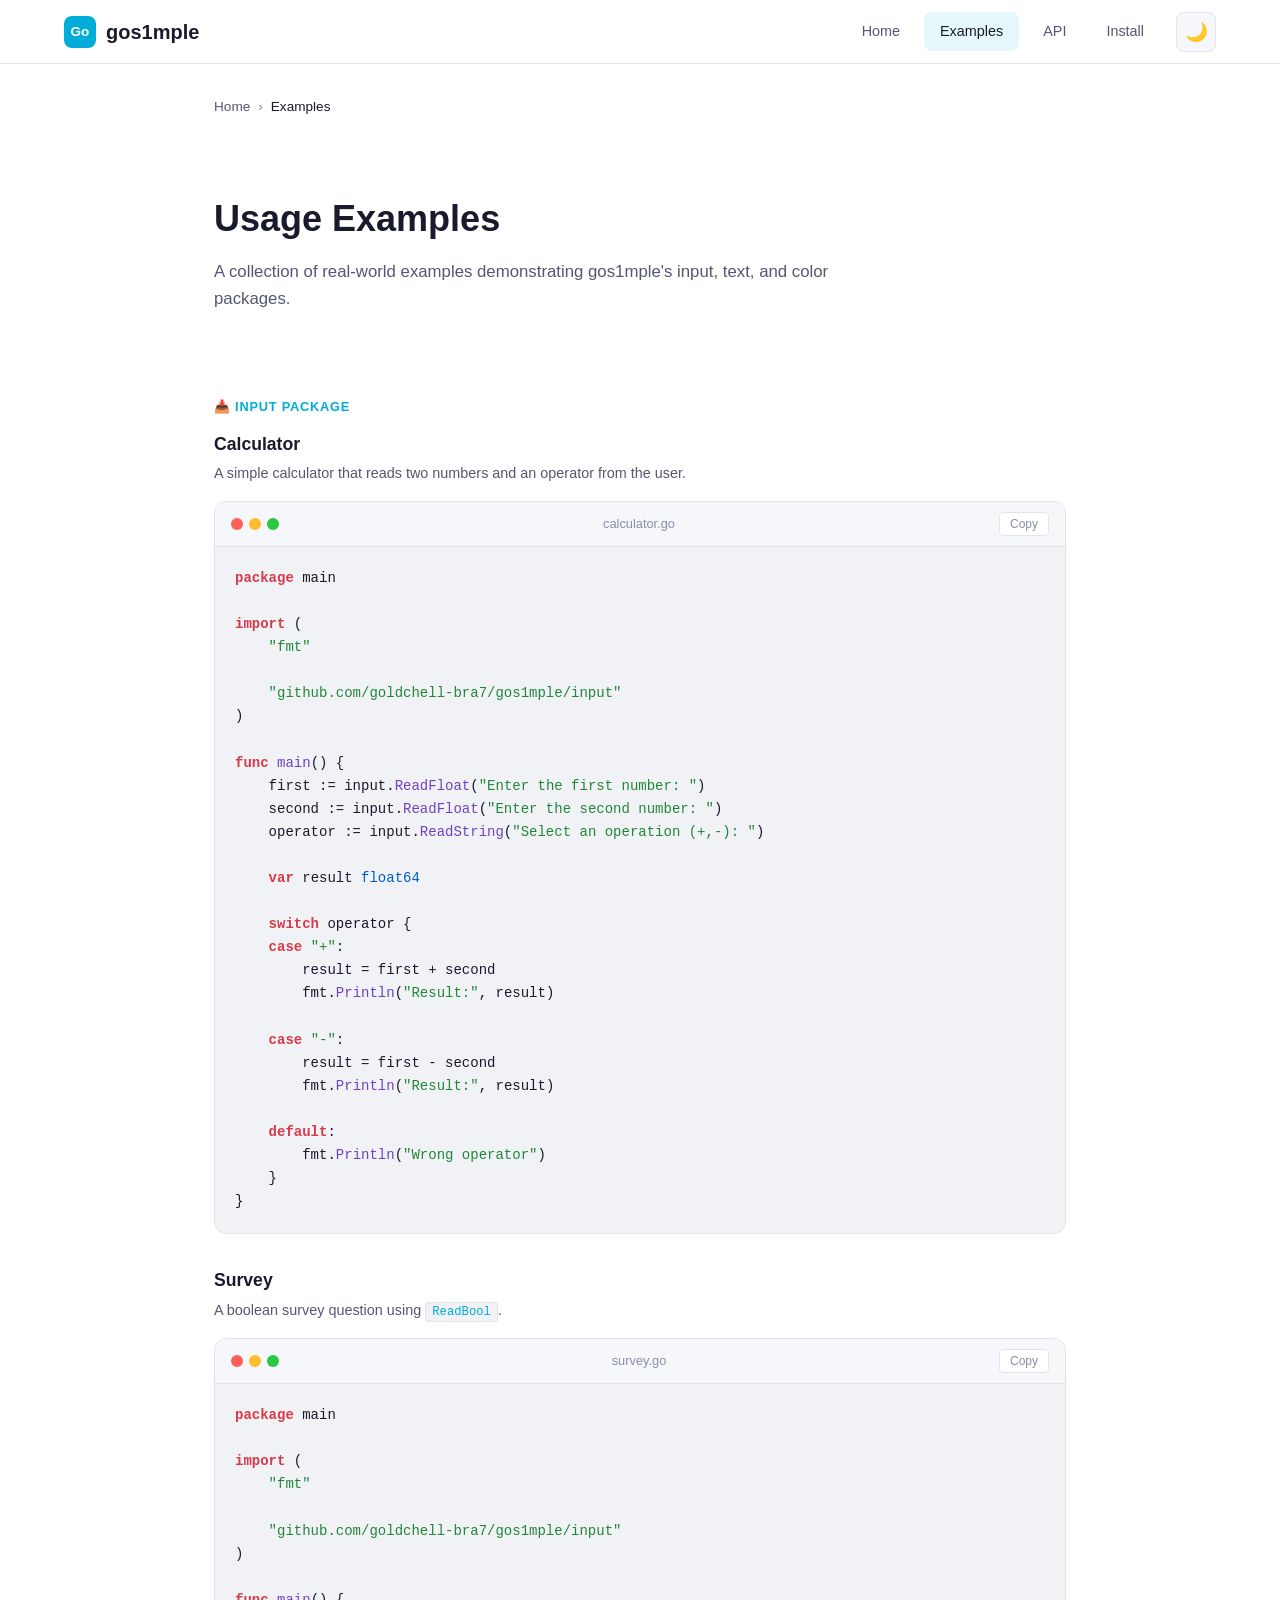
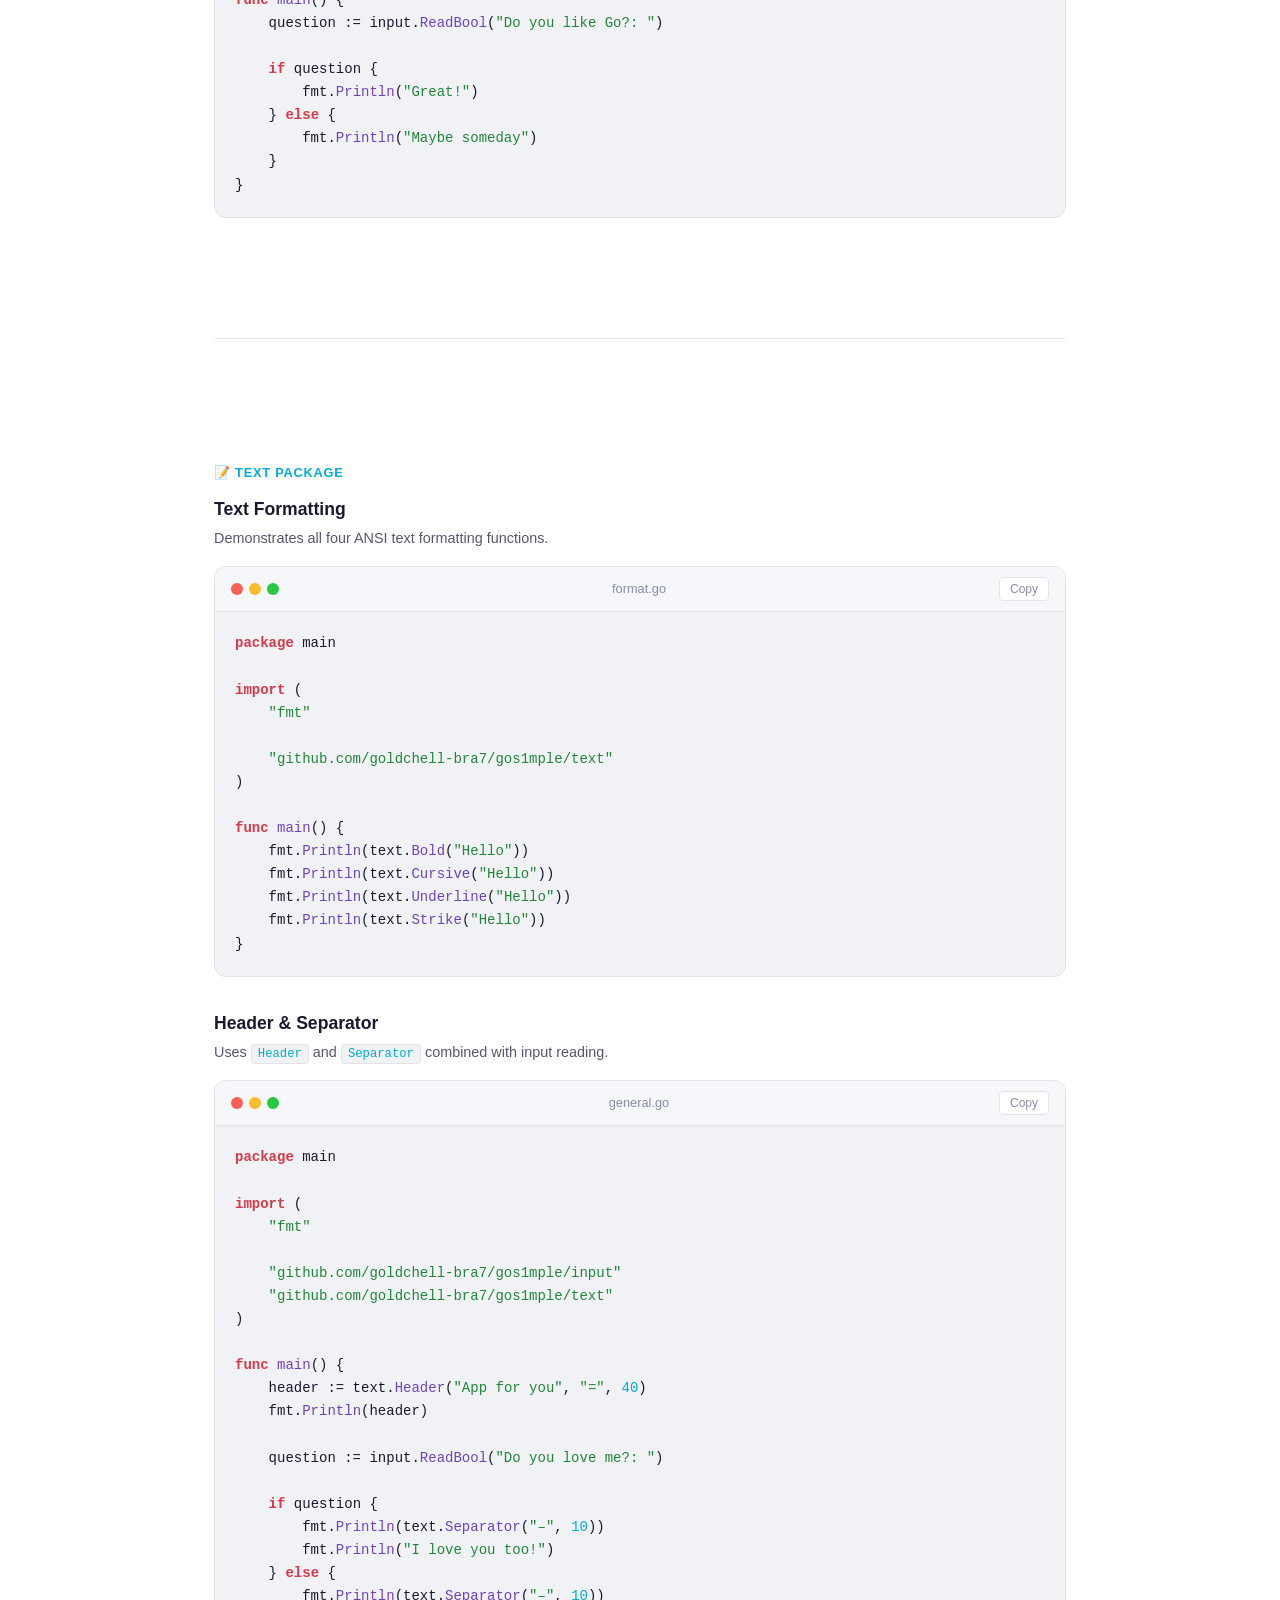
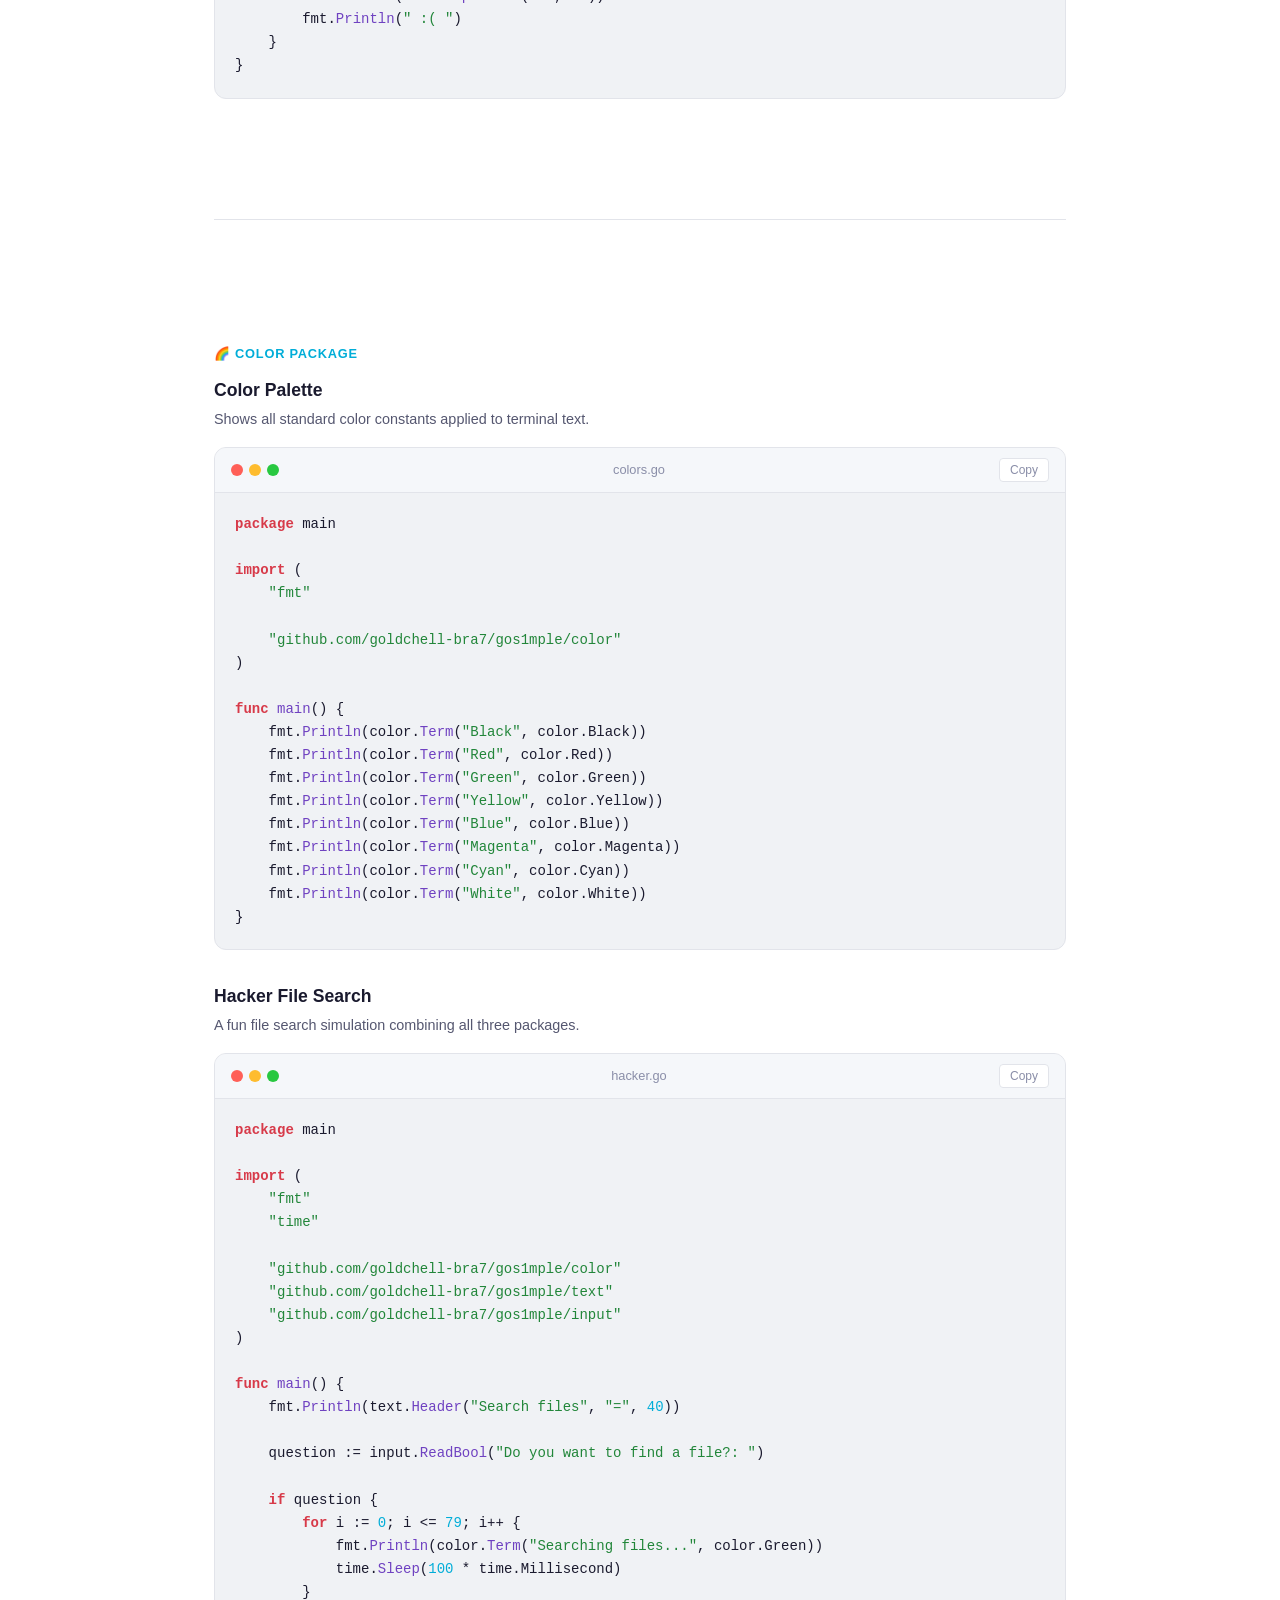
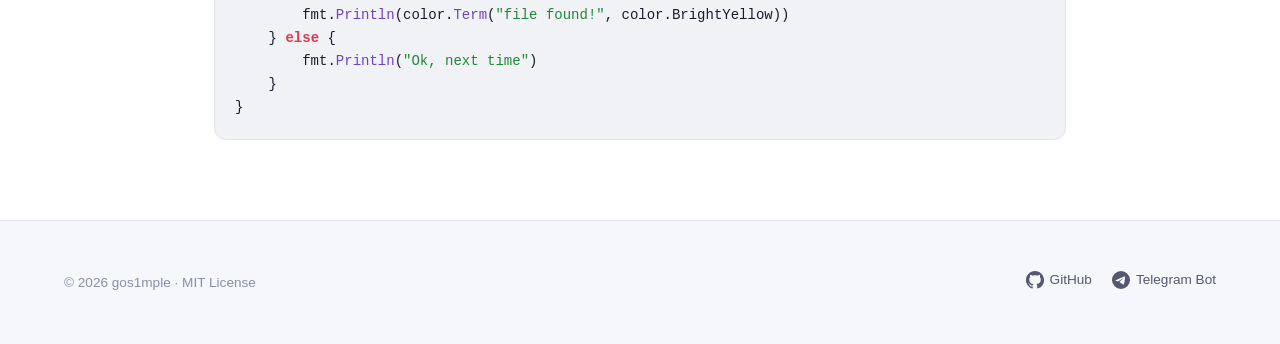
<file: docs/examples/index.html>
<!DOCTYPE html>
<html lang="en">
<head>
  <meta charset="UTF-8">
  <meta name="viewport" content="width=device-width, initial-scale=1.0">
  <title>Examples — gos1mple</title>
  <meta name="description" content="Usage examples for the gos1mple Go library — input, text, and color packages.">
  <script>
    (function(){try{var t=new URLSearchParams(window.location.search).get('theme')||localStorage.getItem('gos1mple-theme')||sessionStorage.getItem('gos1mple-theme')||(document.cookie.match(/(?:^|;\s*)gos1mple-theme=([^;]+)/)||[])[1];if(!t&&window.matchMedia&&window.matchMedia('(prefers-color-scheme: dark)').matches){t='dark';}document.documentElement.setAttribute('data-theme',t==='dark'?'dark':'light');}catch(e){}})();
  </script>
  <link rel="stylesheet" href="../css/style.css">
  <script src="../js/main.js" defer></script>
</head>
<body>

  <!-- ─── Navigation ──────────────────────────────────────── -->
  <nav class="nav" role="navigation">
    <div class="nav__inner">
      <a href="../" class="nav__logo">
        <div class="nav__logo-icon">Go</div>
        gos1mple
      </a>
      <button class="nav__hamburger" aria-label="Toggle menu">
        <span></span><span></span><span></span>
      </button>
      <ul class="nav__links">
        <li><a href="../" class="nav__link">Home</a></li>
        <li><a href="./" class="nav__link nav__link--active">Examples</a></li>
        <li><a href="../api/" class="nav__link">API</a></li>
        <li><a href="../install/" class="nav__link" data-modal="install">Install</a></li>
        <li><button class="theme-toggle" aria-label="Toggle theme">🌙</button></li>
      </ul>
    </div>
  </nav>

  <main>
    <div class="container container--narrow">

      <!-- Breadcrumb -->
      <div class="breadcrumb">
        <a href="../">Home</a>
        <span class="breadcrumb__sep">›</span>
        <span>Examples</span>
      </div>

      <div class="page-header">
        <h1 class="page-header__title">Usage Examples</h1>
        <p class="page-header__desc">A collection of real-world examples demonstrating gos1mple's input, text, and color packages.</p>
      </div>

      <!-- ── Input Examples ─────────────────────────────────── -->
      <section class="section">
        <span class="section__label">📥 Input Package</span>

        <div class="examples-grid">
          <!-- Calculator -->
          <div class="example-item">
            <div class="example-item__info">
              <h3>Calculator</h3>
              <p>A simple calculator that reads two numbers and an operator from the user.</p>
            </div>
            <div class="code-block">
              <div class="code-block__header">
                <div class="code-block__dots">
                  <span class="code-block__dot code-block__dot--red"></span>
                  <span class="code-block__dot code-block__dot--yellow"></span>
                  <span class="code-block__dot code-block__dot--green"></span>
                </div>
                <span>calculator.go</span>
                <button class="code-block__copy" data-copy>Copy</button>
              </div>
<pre><code><span class="kw">package</span> main

<span class="kw">import</span> (
    <span class="str">"fmt"</span>

    <span class="str">"github.com/goldchell-bra7/gos1mple/input"</span>
)

<span class="kw">func</span> <span class="fn">main</span>() {
    first := input.<span class="fn">ReadFloat</span>(<span class="str">"Enter the first number: "</span>)
    second := input.<span class="fn">ReadFloat</span>(<span class="str">"Enter the second number: "</span>)
    operator := input.<span class="fn">ReadString</span>(<span class="str">"Select an operation (+,-): "</span>)

    <span class="kw">var</span> result <span class="tp">float64</span>

    <span class="kw">switch</span> operator {
    <span class="kw">case</span> <span class="str">"+"</span>:
        result = first + second
        fmt.<span class="fn">Println</span>(<span class="str">"Result:"</span>, result)

    <span class="kw">case</span> <span class="str">"-"</span>:
        result = first - second
        fmt.<span class="fn">Println</span>(<span class="str">"Result:"</span>, result)

    <span class="kw">default</span>:
        fmt.<span class="fn">Println</span>(<span class="str">"Wrong operator"</span>)
    }
}</code></pre>
            </div>
          </div>

          <!-- Survey -->
          <div class="example-item">
            <div class="example-item__info">
              <h3>Survey</h3>
              <p>A boolean survey question using <code>ReadBool</code>.</p>
            </div>
            <div class="code-block">
              <div class="code-block__header">
                <div class="code-block__dots">
                  <span class="code-block__dot code-block__dot--red"></span>
                  <span class="code-block__dot code-block__dot--yellow"></span>
                  <span class="code-block__dot code-block__dot--green"></span>
                </div>
                <span>survey.go</span>
                <button class="code-block__copy" data-copy>Copy</button>
              </div>
<pre><code><span class="kw">package</span> main

<span class="kw">import</span> (
    <span class="str">"fmt"</span>

    <span class="str">"github.com/goldchell-bra7/gos1mple/input"</span>
)

<span class="kw">func</span> <span class="fn">main</span>() {
    question := input.<span class="fn">ReadBool</span>(<span class="str">"Do you like Go?: "</span>)

    <span class="kw">if</span> question {
        fmt.<span class="fn">Println</span>(<span class="str">"Great!"</span>)
    } <span class="kw">else</span> {
        fmt.<span class="fn">Println</span>(<span class="str">"Maybe someday"</span>)
    }
}</code></pre>
            </div>
          </div>
        </div>
      </section>

      <div class="divider"></div>

      <!-- ── Text Examples ──────────────────────────────────── -->
      <section class="section">
        <span class="section__label">📝 Text Package</span>

        <div class="examples-grid">
          <!-- Text Formatting -->
          <div class="example-item">
            <div class="example-item__info">
              <h3>Text Formatting</h3>
              <p>Demonstrates all four ANSI text formatting functions.</p>
            </div>
            <div class="code-block">
              <div class="code-block__header">
                <div class="code-block__dots">
                  <span class="code-block__dot code-block__dot--red"></span>
                  <span class="code-block__dot code-block__dot--yellow"></span>
                  <span class="code-block__dot code-block__dot--green"></span>
                </div>
                <span>format.go</span>
                <button class="code-block__copy" data-copy>Copy</button>
              </div>
<pre><code><span class="kw">package</span> main

<span class="kw">import</span> (
    <span class="str">"fmt"</span>

    <span class="str">"github.com/goldchell-bra7/gos1mple/text"</span>
)

<span class="kw">func</span> <span class="fn">main</span>() {
    fmt.<span class="fn">Println</span>(text.<span class="fn">Bold</span>(<span class="str">"Hello"</span>))
    fmt.<span class="fn">Println</span>(text.<span class="fn">Cursive</span>(<span class="str">"Hello"</span>))
    fmt.<span class="fn">Println</span>(text.<span class="fn">Underline</span>(<span class="str">"Hello"</span>))
    fmt.<span class="fn">Println</span>(text.<span class="fn">Strike</span>(<span class="str">"Hello"</span>))
}</code></pre>
            </div>
          </div>

          <!-- General Text -->
          <div class="example-item">
            <div class="example-item__info">
              <h3>Header &amp; Separator</h3>
              <p>Uses <code>Header</code> and <code>Separator</code> combined with input reading.</p>
            </div>
            <div class="code-block">
              <div class="code-block__header">
                <div class="code-block__dots">
                  <span class="code-block__dot code-block__dot--red"></span>
                  <span class="code-block__dot code-block__dot--yellow"></span>
                  <span class="code-block__dot code-block__dot--green"></span>
                </div>
                <span>general.go</span>
                <button class="code-block__copy" data-copy>Copy</button>
              </div>
<pre><code><span class="kw">package</span> main

<span class="kw">import</span> (
    <span class="str">"fmt"</span>

    <span class="str">"github.com/goldchell-bra7/gos1mple/input"</span>
    <span class="str">"github.com/goldchell-bra7/gos1mple/text"</span>
)

<span class="kw">func</span> <span class="fn">main</span>() {
    header := text.<span class="fn">Header</span>(<span class="str">"App for you"</span>, <span class="str">"="</span>, <span class="num">40</span>)
    fmt.<span class="fn">Println</span>(header)

    question := input.<span class="fn">ReadBool</span>(<span class="str">"Do you love me?: "</span>)

    <span class="kw">if</span> question {
        fmt.<span class="fn">Println</span>(text.<span class="fn">Separator</span>(<span class="str">"–"</span>, <span class="num">10</span>))
        fmt.<span class="fn">Println</span>(<span class="str">"I love you too!"</span>)
    } <span class="kw">else</span> {
        fmt.<span class="fn">Println</span>(text.<span class="fn">Separator</span>(<span class="str">"–"</span>, <span class="num">10</span>))
        fmt.<span class="fn">Println</span>(<span class="str">" :( "</span>)
    }
}</code></pre>
            </div>
          </div>
        </div>
      </section>

      <div class="divider"></div>

      <!-- ── Color Examples ─────────────────────────────────── -->
      <section class="section">
        <span class="section__label">🌈 Color Package</span>

        <div class="examples-grid">
          <!-- Colors -->
          <div class="example-item">
            <div class="example-item__info">
              <h3>Color Palette</h3>
              <p>Shows all standard color constants applied to terminal text.</p>
            </div>
            <div class="code-block">
              <div class="code-block__header">
                <div class="code-block__dots">
                  <span class="code-block__dot code-block__dot--red"></span>
                  <span class="code-block__dot code-block__dot--yellow"></span>
                  <span class="code-block__dot code-block__dot--green"></span>
                </div>
                <span>colors.go</span>
                <button class="code-block__copy" data-copy>Copy</button>
              </div>
<pre><code><span class="kw">package</span> main

<span class="kw">import</span> (
    <span class="str">"fmt"</span>

    <span class="str">"github.com/goldchell-bra7/gos1mple/color"</span>
)

<span class="kw">func</span> <span class="fn">main</span>() {
    fmt.<span class="fn">Println</span>(color.<span class="fn">Term</span>(<span class="str">"Black"</span>, color.Black))
    fmt.<span class="fn">Println</span>(color.<span class="fn">Term</span>(<span class="str">"Red"</span>, color.Red))
    fmt.<span class="fn">Println</span>(color.<span class="fn">Term</span>(<span class="str">"Green"</span>, color.Green))
    fmt.<span class="fn">Println</span>(color.<span class="fn">Term</span>(<span class="str">"Yellow"</span>, color.Yellow))
    fmt.<span class="fn">Println</span>(color.<span class="fn">Term</span>(<span class="str">"Blue"</span>, color.Blue))
    fmt.<span class="fn">Println</span>(color.<span class="fn">Term</span>(<span class="str">"Magenta"</span>, color.Magenta))
    fmt.<span class="fn">Println</span>(color.<span class="fn">Term</span>(<span class="str">"Cyan"</span>, color.Cyan))
    fmt.<span class="fn">Println</span>(color.<span class="fn">Term</span>(<span class="str">"White"</span>, color.White))
}</code></pre>
            </div>
          </div>

          <!-- Hacker -->
          <div class="example-item">
            <div class="example-item__info">
              <h3>Hacker File Search</h3>
              <p>A fun file search simulation combining all three packages.</p>
            </div>
            <div class="code-block">
              <div class="code-block__header">
                <div class="code-block__dots">
                  <span class="code-block__dot code-block__dot--red"></span>
                  <span class="code-block__dot code-block__dot--yellow"></span>
                  <span class="code-block__dot code-block__dot--green"></span>
                </div>
                <span>hacker.go</span>
                <button class="code-block__copy" data-copy>Copy</button>
              </div>
<pre><code><span class="kw">package</span> main

<span class="kw">import</span> (
    <span class="str">"fmt"</span>
    <span class="str">"time"</span>

    <span class="str">"github.com/goldchell-bra7/gos1mple/color"</span>
    <span class="str">"github.com/goldchell-bra7/gos1mple/text"</span>
    <span class="str">"github.com/goldchell-bra7/gos1mple/input"</span>
)

<span class="kw">func</span> <span class="fn">main</span>() {
    fmt.<span class="fn">Println</span>(text.<span class="fn">Header</span>(<span class="str">"Search files"</span>, <span class="str">"="</span>, <span class="num">40</span>))

    question := input.<span class="fn">ReadBool</span>(<span class="str">"Do you want to find a file?: "</span>)

    <span class="kw">if</span> question {
        <span class="kw">for</span> i := <span class="num">0</span>; i &lt;= <span class="num">79</span>; i++ {
            fmt.<span class="fn">Println</span>(color.<span class="fn">Term</span>(<span class="str">"Searching files..."</span>, color.Green))
            time.<span class="fn">Sleep</span>(<span class="num">100</span> * time.Millisecond)
        }
        fmt.<span class="fn">Println</span>(color.<span class="fn">Term</span>(<span class="str">"file found!"</span>, color.BrightYellow))
    } <span class="kw">else</span> {
        fmt.<span class="fn">Println</span>(<span class="str">"Ok, next time"</span>)
    }
}</code></pre>
            </div>
          </div>
        </div>
      </section>

    </div>
  </main>

  <!-- ─── Footer ──────────────────────────────────────────── -->
  <footer class="footer">
    <div class="container">
      <div class="footer__inner">
        <span class="footer__copy">© 2026 gos1mple · MIT License</span>
        <ul class="footer__links">
          <li>
            <a href="https://github.com/goldchell-bra7" target="_blank" rel="noopener" class="footer__link">
              <svg viewBox="0 0 16 16" xmlns="http://www.w3.org/2000/svg"><path d="M8 0C3.58 0 0 3.58 0 8c0 3.54 2.29 6.53 5.47 7.59.4.07.55-.17.55-.38 0-.19-.01-.82-.01-1.49-2.01.37-2.53-.49-2.69-.94-.09-.23-.48-.94-.82-1.13-.28-.15-.68-.52-.01-.53.63-.01 1.08.58 1.23.82.72 1.21 1.87.87 2.33.66.07-.52.28-.87.51-1.07-1.78-.2-3.64-.89-3.64-3.95 0-.87.31-1.59.82-2.15-.08-.2-.36-1.02.08-2.12 0 0 .67-.21 2.2.82.64-.18 1.32-.27 2-.27.68 0 1.36.09 2 .27 1.53-1.04 2.2-.82 2.2-.82.44 1.1.16 1.92.08 2.12.51.56.82 1.27.82 2.15 0 3.07-1.87 3.75-3.65 3.95.29.25.54.73.54 1.48 0 1.07-.01 1.93-.01 2.2 0 .21.15.46.55.38A8.013 8.013 0 0016 8c0-4.42-3.58-8-8-8z"/></svg>
              GitHub
            </a>
          </li>
          <li>
            <a href="https://t.me/jarik_direct_bot" target="_blank" rel="noopener" class="footer__link">
              <svg viewBox="0 0 24 24" xmlns="http://www.w3.org/2000/svg"><path d="M11.944 0A12 12 0 0 0 0 12a12 12 0 0 0 12 12 12 12 0 0 0 12-12A12 12 0 0 0 12 0a12 12 0 0 0-.056 0zm4.962 7.224c.1-.002.321.023.465.14a.506.506 0 0 1 .171.325c.016.093.036.306.02.472-.18 1.898-.962 6.502-1.36 8.627-.168.9-.499 1.201-.82 1.23-.696.065-1.225-.46-1.9-.902-1.056-.693-1.653-1.124-2.678-1.8-1.185-.78-.417-1.21.258-1.91.177-.184 3.247-2.977 3.307-3.23.007-.032.014-.15-.056-.212s-.174-.041-.249-.024c-.106.024-1.793 1.14-5.061 3.345-.48.33-.913.49-1.302.48-.428-.008-1.252-.241-1.865-.44-.752-.245-1.349-.374-1.297-.789.027-.216.325-.437.893-.663 3.498-1.524 5.83-2.529 6.998-3.014 3.332-1.386 4.025-1.627 4.476-1.635z"/></svg>
              Telegram Bot
            </a>
          </li>
        </ul>
      </div>
    </div>
  </footer>

  <!-- ─── Install Modal ───────────────────────────────────── -->
  <div class="modal-overlay">
    <div class="modal">
      <div class="modal__titlebar">
        <div class="modal__dots">
          <span class="modal__dot modal__dot--red"></span>
          <span class="modal__dot modal__dot--yellow"></span>
          <span class="modal__dot modal__dot--green"></span>
        </div>
        <span class="modal__titlebar-text">Install gos1mple</span>
      </div>
      <div class="modal__body">
        <h3>Quick Installation</h3>
        <p>Get started with gos1mple in just two steps.</p>
        <div class="modal__step">
          <div class="modal__step-num">1</div>
          <div class="modal__step-content">
            <p>Install the latest version</p>
            <div class="install-cmd">
              <span class="install-cmd__prefix">$</span>
              <span class="install-cmd__text">go get github.com/goldchell-bra7/gos1mple@latest</span>
              <button class="install-cmd__copy" data-copy="go get github.com/goldchell-bra7/gos1mple@latest">Copy</button>
            </div>
          </div>
        </div>
        <div class="modal__step">
          <div class="modal__step-num">2</div>
          <div class="modal__step-content">
            <p>Import in your Go file</p>
            <div class="install-cmd">
              <span class="install-cmd__prefix">→</span>
              <span class="install-cmd__text">import "github.com/goldchell-bra7/gos1mple/input"</span>
              <button class="install-cmd__copy" data-copy='import "github.com/goldchell-bra7/gos1mple/input"'>Copy</button>
            </div>
          </div>
        </div>
      </div>
      <div class="modal__footer">
        <button class="btn btn--primary btn--sm" data-close-modal>Done</button>
      </div>
    </div>
  </div>

</body>
</html>
</file>
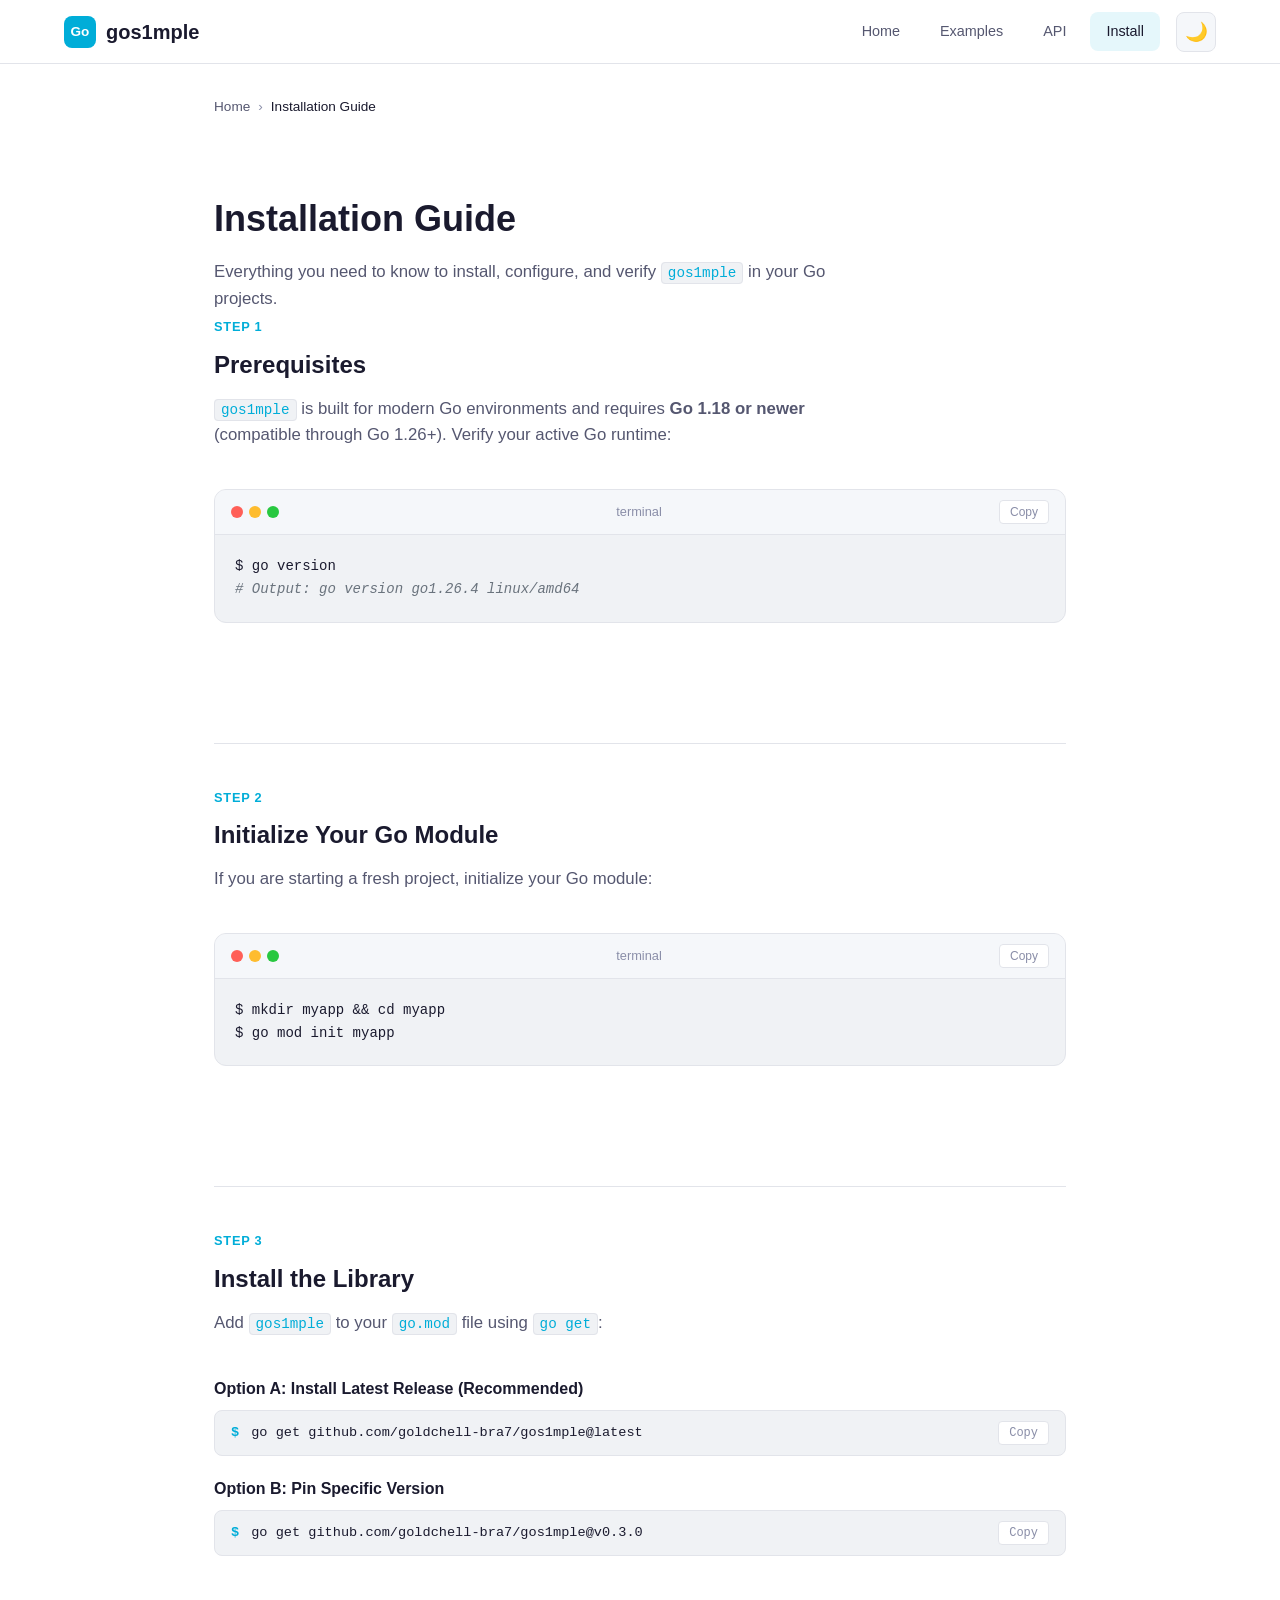
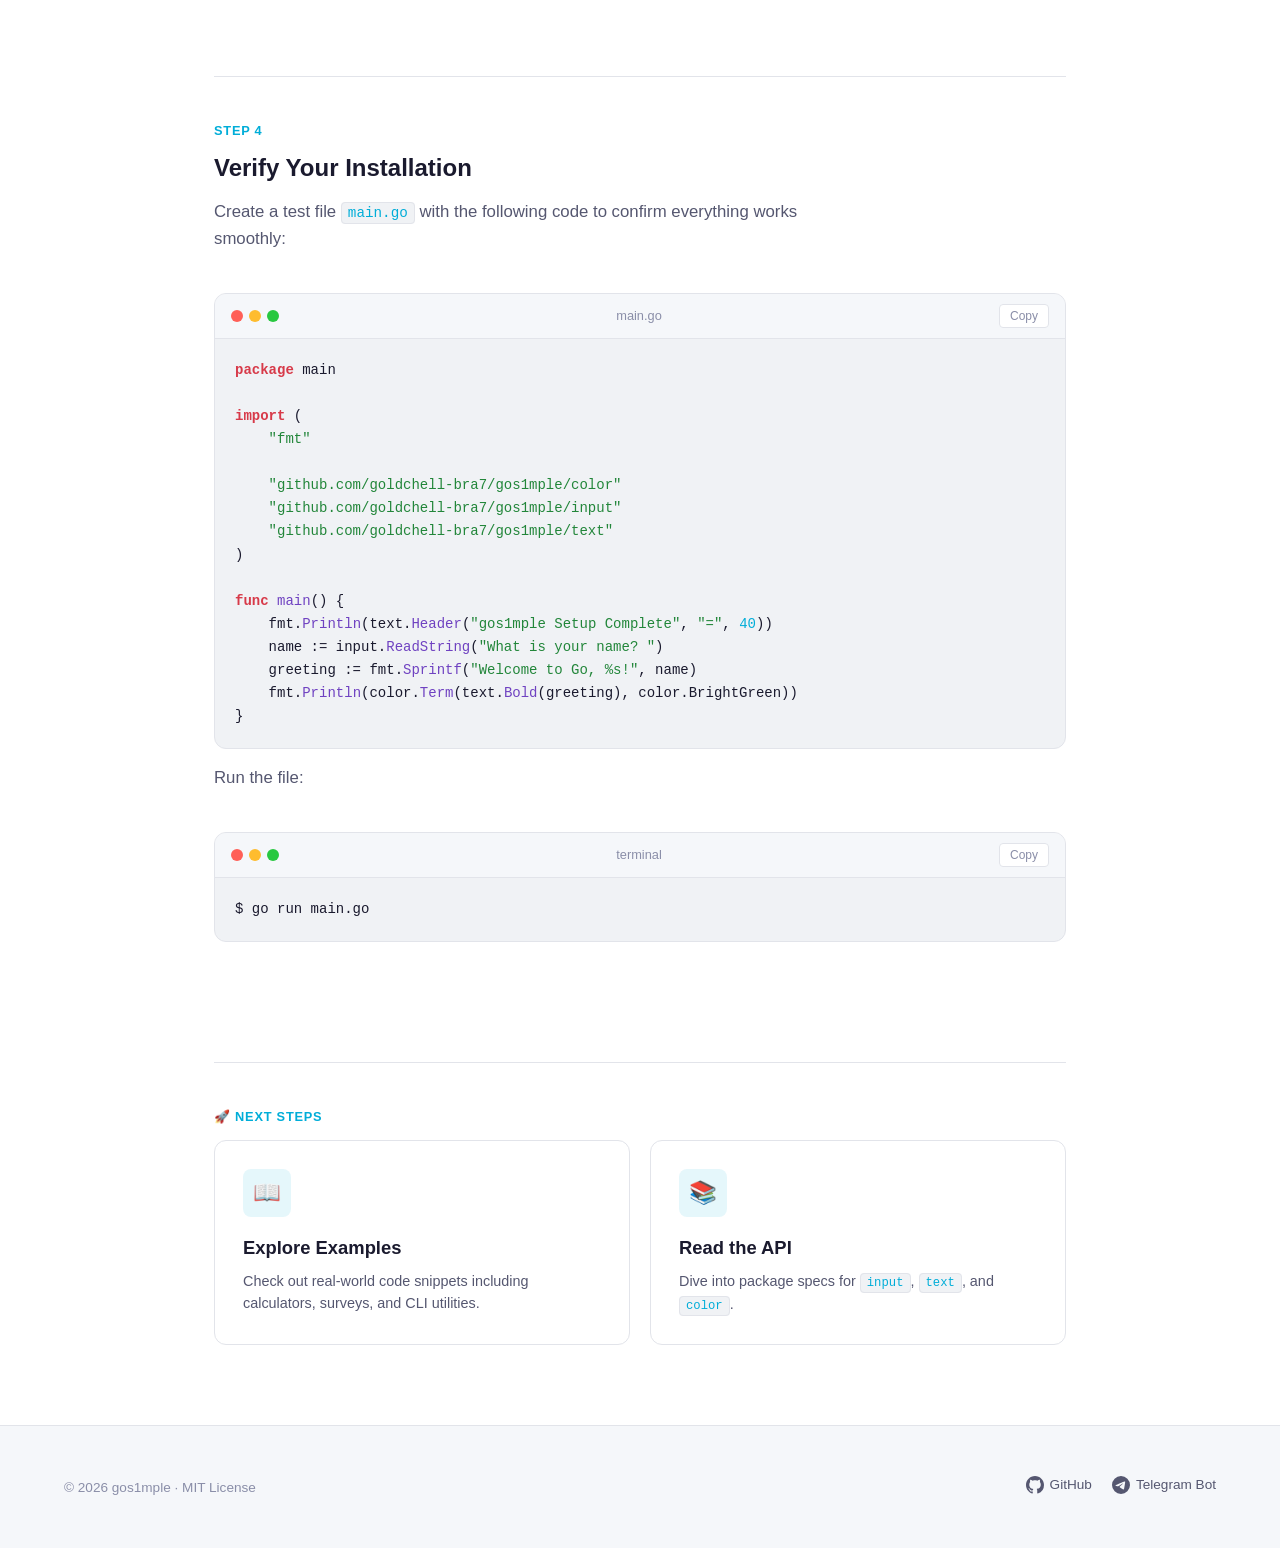
<file: docs/install/index.html>
<!DOCTYPE html>
<html lang="en">
<head>
  <meta charset="UTF-8">
  <meta name="viewport" content="width=device-width, initial-scale=1.0">
  <title>Installation Guide — gos1mple</title>
  <meta name="description" content="Step-by-step installation guide and setup instructions for the gos1mple Go library.">
  <script>
    (function(){try{var t=new URLSearchParams(window.location.search).get('theme')||localStorage.getItem('gos1mple-theme')||sessionStorage.getItem('gos1mple-theme')||(document.cookie.match(/(?:^|;\s*)gos1mple-theme=([^;]+)/)||[])[1];if(!t&&window.matchMedia&&window.matchMedia('(prefers-color-scheme: dark)').matches){t='dark';}document.documentElement.setAttribute('data-theme',t==='dark'?'dark':'light');}catch(e){}})();
  </script>
  <link rel="stylesheet" href="../css/style.css">
  <script src="../js/main.js" defer></script>
</head>
<body>

  <!-- ─── Navigation ──────────────────────────────────────── -->
  <nav class="nav" role="navigation" aria-label="Main navigation">
    <div class="nav__inner">
      <a href="../" class="nav__logo">
        <div class="nav__logo-icon">Go</div>
        gos1mple
      </a>

      <button class="nav__hamburger" aria-label="Toggle menu">
        <span></span><span></span><span></span>
      </button>

      <ul class="nav__links">
        <li><a href="../" class="nav__link">Home</a></li>
        <li><a href="../examples/" class="nav__link">Examples</a></li>
        <li><a href="../api/" class="nav__link">API</a></li>
        <li><a href="./" class="nav__link nav__link--active">Install</a></li>
        <li><button class="theme-toggle" aria-label="Toggle theme">🌙</button></li>
      </ul>
    </div>
  </nav>

  <main>
    <div class="container container--narrow">
      <!-- Breadcrumb -->
      <div class="breadcrumb">
        <a href="../">Home</a>
        <span class="breadcrumb__sep">›</span>
        <span>Installation Guide</span>
      </div>

      <div class="page-header">
        <h1 class="page-header__title">Installation Guide</h1>
        <p class="page-header__desc">
          Everything you need to know to install, configure, and verify <code>gos1mple</code> in your Go projects.
        </p>
      </div>

      <!-- ─── Step 1: Requirements ───────────────────────────── -->
      <section class="section" style="padding-top:0;">
        <span class="section__label">Step 1</span>
        <h2 class="section__title" style="font-size:1.5rem;">Prerequisites</h2>
        <p class="section__desc">
          <code>gos1mple</code> is built for modern Go environments and requires <strong>Go 1.18 or newer</strong> (compatible through Go 1.26+). Verify your active Go runtime:
        </p>

        <div class="code-block">
          <div class="code-block__header">
            <div class="code-block__dots">
              <span class="code-block__dot code-block__dot--red"></span>
              <span class="code-block__dot code-block__dot--yellow"></span>
              <span class="code-block__dot code-block__dot--green"></span>
            </div>
            <span>terminal</span>
            <button class="code-block__copy" data-copy="go version">Copy</button>
          </div>
<pre><code>$ go version
<span class="cm"># Output: go version go1.26.4 linux/amd64</span></code></pre>
        </div>
      </section>

      <div class="divider"></div>

      <!-- ─── Step 2: Initialize Module ──────────────────────── -->
      <section class="section" style="padding-top:0;">
        <span class="section__label">Step 2</span>
        <h2 class="section__title" style="font-size:1.5rem;">Initialize Your Go Module</h2>
        <p class="section__desc">
          If you are starting a fresh project, initialize your Go module:
        </p>

        <div class="code-block">
          <div class="code-block__header">
            <div class="code-block__dots">
              <span class="code-block__dot code-block__dot--red"></span>
              <span class="code-block__dot code-block__dot--yellow"></span>
              <span class="code-block__dot code-block__dot--green"></span>
            </div>
            <span>terminal</span>
            <button class="code-block__copy" data-copy="mkdir myapp && cd myapp && go mod init myapp">Copy</button>
          </div>
<pre><code>$ mkdir myapp &amp;&amp; cd myapp
$ go mod init myapp</code></pre>
        </div>
      </section>

      <div class="divider"></div>

      <!-- ─── Step 3: Install gos1mple ───────────────────────── -->
      <section class="section" style="padding-top:0;">
        <span class="section__label">Step 3</span>
        <h2 class="section__title" style="font-size:1.5rem;">Install the Library</h2>
        <p class="section__desc">
          Add <code>gos1mple</code> to your <code>go.mod</code> file using <code>go get</code>:
        </p>

        <div style="margin-bottom: 20px;">
          <h4 style="margin-bottom:8px; font-size:1rem;">Option A: Install Latest Release (Recommended)</h4>
          <div class="install-cmd">
            <span class="install-cmd__prefix">$</span>
            <span class="install-cmd__text">go get github.com/goldchell-bra7/gos1mple@latest</span>
            <button class="install-cmd__copy" data-copy="go get github.com/goldchell-bra7/gos1mple@latest">Copy</button>
          </div>
        </div>

        <div>
          <h4 style="margin-bottom:8px; font-size:1rem;">Option B: Pin Specific Version</h4>
          <div class="install-cmd">
            <span class="install-cmd__prefix">$</span>
            <span class="install-cmd__text">go get github.com/goldchell-bra7/gos1mple@v0.3.0</span>
            <button class="install-cmd__copy" data-copy="go get github.com/goldchell-bra7/gos1mple@v0.3.0">Copy</button>
          </div>
        </div>
      </section>

      <div class="divider"></div>

      <!-- ─── Step 4: Verification ───────────────────────────── -->
      <section class="section" style="padding-top:0;">
        <span class="section__label">Step 4</span>
        <h2 class="section__title" style="font-size:1.5rem;">Verify Your Installation</h2>
        <p class="section__desc">
          Create a test file <code>main.go</code> with the following code to confirm everything works smoothly:
        </p>

        <div class="code-block" style="margin-bottom: 16px;">
          <div class="code-block__header">
            <div class="code-block__dots">
              <span class="code-block__dot code-block__dot--red"></span>
              <span class="code-block__dot code-block__dot--yellow"></span>
              <span class="code-block__dot code-block__dot--green"></span>
            </div>
            <span>main.go</span>
            <button class="code-block__copy" data-copy='package main

import (
    "fmt"

    "github.com/goldchell-bra7/gos1mple/color"
    "github.com/goldchell-bra7/gos1mple/input"
    "github.com/goldchell-bra7/gos1mple/text"
)

func main() {
    fmt.Println(text.Header("gos1mple Setup Complete", "=", 40))
    name := input.ReadString("What is your name? ")
    greeting := fmt.Sprintf("Welcome to Go, %s!", name)
    fmt.Println(color.Term(text.Bold(greeting), color.BrightGreen))
}'>Copy</button>
          </div>
<pre><code><span class="kw">package</span> main

<span class="kw">import</span> (
    <span class="str">"fmt"</span>

    <span class="str">"github.com/goldchell-bra7/gos1mple/color"</span>
    <span class="str">"github.com/goldchell-bra7/gos1mple/input"</span>
    <span class="str">"github.com/goldchell-bra7/gos1mple/text"</span>
)

<span class="kw">func</span> <span class="fn">main</span>() {
    fmt.<span class="fn">Println</span>(text.<span class="fn">Header</span>(<span class="str">"gos1mple Setup Complete"</span>, <span class="str">"="</span>, <span class="num">40</span>))
    name := input.<span class="fn">ReadString</span>(<span class="str">"What is your name? "</span>)
    greeting := fmt.<span class="fn">Sprintf</span>(<span class="str">"Welcome to Go, %s!"</span>, name)
    fmt.<span class="fn">Println</span>(color.<span class="fn">Term</span>(text.<span class="fn">Bold</span>(greeting), color.BrightGreen))
}</code></pre>
        </div>

        <p class="section__desc">Run the file:</p>
        <div class="code-block">
          <div class="code-block__header">
            <div class="code-block__dots">
              <span class="code-block__dot code-block__dot--red"></span>
              <span class="code-block__dot code-block__dot--yellow"></span>
              <span class="code-block__dot code-block__dot--green"></span>
            </div>
            <span>terminal</span>
            <button class="code-block__copy" data-copy="go run main.go">Copy</button>
          </div>
<pre><code>$ go run main.go</code></pre>
        </div>
      </section>

      <div class="divider"></div>

      <!-- ─── Next Steps ────────────────────────────────────── -->
      <section class="section" style="padding-top:0;">
        <span class="section__label">🚀 Next Steps</span>
        <div class="card-grid">
          <a href="../examples/" class="card">
            <div class="card__icon">📖</div>
            <h3 class="card__title">Explore Examples</h3>
            <p class="card__desc">Check out real-world code snippets including calculators, surveys, and CLI utilities.</p>
          </a>
          <a href="../api/" class="card">
            <div class="card__icon">📚</div>
            <h3 class="card__title">Read the API</h3>
            <p class="card__desc">Dive into package specs for <code>input</code>, <code>text</code>, and <code>color</code>.</p>
          </a>
        </div>
      </section>
    </div>
  </main>

  <!-- ─── Footer ──────────────────────────────────────────── -->
  <footer class="footer">
    <div class="container">
      <div class="footer__inner">
        <span class="footer__copy">© 2026 gos1mple · MIT License</span>
        <ul class="footer__links">
          <li>
            <a href="https://github.com/goldchell-bra7" target="_blank" rel="noopener" class="footer__link">
              <svg viewBox="0 0 16 16" xmlns="http://www.w3.org/2000/svg"><path d="M8 0C3.58 0 0 3.58 0 8c0 3.54 2.29 6.53 5.47 7.59.4.07.55-.17.55-.38 0-.19-.01-.82-.01-1.49-2.01.37-2.53-.49-2.69-.94-.09-.23-.48-.94-.82-1.13-.28-.15-.68-.52-.01-.53.63-.01 1.08.58 1.23.82.72 1.21 1.87.87 2.33.66.07-.52.28-.87.51-1.07-1.78-.2-3.64-.89-3.64-3.95 0-.87.31-1.59.82-2.15-.08-.2-.36-1.02.08-2.12 0 0 .67-.21 2.2.82.64-.18 1.32-.27 2-.27.68 0 1.36.09 2 .27 1.53-1.04 2.2-.82 2.2-.82.44 1.1.16 1.92.08 2.12.51.56.82 1.27.82 2.15 0 3.07-1.87 3.75-3.65 3.95.29.25.54.73.54 1.48 0 1.07-.01 1.93-.01 2.2 0 .21.15.46.55.38A8.013 8.013 0 0016 8c0-4.42-3.58-8-8-8z"/></svg>
              GitHub
            </a>
          </li>
          <li>
            <a href="https://t.me/jarik_direct_bot" target="_blank" rel="noopener" class="footer__link">
              <svg viewBox="0 0 24 24" xmlns="http://www.w3.org/2000/svg"><path d="M11.944 0A12 12 0 0 0 0 12a12 12 0 0 0 12 12 12 12 0 0 0 12-12A12 12 0 0 0 12 0a12 12 0 0 0-.056 0zm4.962 7.224c.1-.002.321.023.465.14a.506.506 0 0 1 .171.325c.016.093.036.306.02.472-.18 1.898-.962 6.502-1.36 8.627-.168.9-.499 1.201-.82 1.23-.696.065-1.225-.46-1.9-.902-1.056-.693-1.653-1.124-2.678-1.8-1.185-.78-.417-1.21.258-1.91.177-.184 3.247-2.977 3.307-3.23.007-.032.014-.15-.056-.212s-.174-.041-.249-.024c-.106.024-1.793 1.14-5.061 3.345-.48.33-.913.49-1.302.48-.428-.008-1.252-.241-1.865-.44-.752-.245-1.349-.374-1.297-.789.027-.216.325-.437.893-.663 3.498-1.524 5.83-2.529 6.998-3.014 3.332-1.386 4.025-1.627 4.476-1.635z"/></svg>
              Telegram Bot
            </a>
          </li>
        </ul>
      </div>
    </div>
  </footer>

  <!-- ─── Install Modal (macOS style) ─────────────────────── -->
  <div class="modal-overlay">
    <div class="modal">
      <div class="modal__titlebar">
        <div class="modal__dots">
          <span class="modal__dot modal__dot--red"></span>
          <span class="modal__dot modal__dot--yellow"></span>
          <span class="modal__dot modal__dot--green"></span>
        </div>
        <span class="modal__titlebar-text">Install gos1mple</span>
      </div>
      <div class="modal__body">
        <h3>Quick Installation</h3>
        <p>Get started with gos1mple in your Go project.</p>
        <div class="modal__step">
          <div class="modal__step-num">1</div>
          <div class="modal__step-content">
            <p>Download latest version</p>
            <div class="install-cmd">
              <span class="install-cmd__prefix">$</span>
              <span class="install-cmd__text">go get github.com/goldchell-bra7/gos1mple@latest</span>
              <button class="install-cmd__copy" data-copy="go get github.com/goldchell-bra7/gos1mple@latest">Copy</button>
            </div>
          </div>
        </div>
        <div class="modal__step">
          <div class="modal__step-num">2</div>
          <div class="modal__step-content">
            <p>Import packages</p>
            <div class="code-block">
              <div class="code-block__header">
                <div class="code-block__dots">
                  <span class="code-block__dot code-block__dot--red"></span>
                  <span class="code-block__dot code-block__dot--yellow"></span>
                  <span class="code-block__dot code-block__dot--green"></span>
                </div>
                <span>main.go</span>
                <button class="code-block__copy" data-copy='import (
    "github.com/goldchell-bra7/gos1mple/input"
    "github.com/goldchell-bra7/gos1mple/text"
    "github.com/goldchell-bra7/gos1mple/color"
)'>Copy</button>
              </div>
<pre><code><span class="kw">import</span> (
    <span class="str">"github.com/goldchell-bra7/gos1mple/input"</span>
    <span class="str">"github.com/goldchell-bra7/gos1mple/text"</span>
    <span class="str">"github.com/goldchell-bra7/gos1mple/color"</span>
)</code></pre>
            </div>
          </div>
        </div>
      </div>
      <div class="modal__footer">
        <button class="btn btn--primary btn--sm" data-close-modal>Done</button>
      </div>
    </div>
  </div>

</body>
</html>
</file>
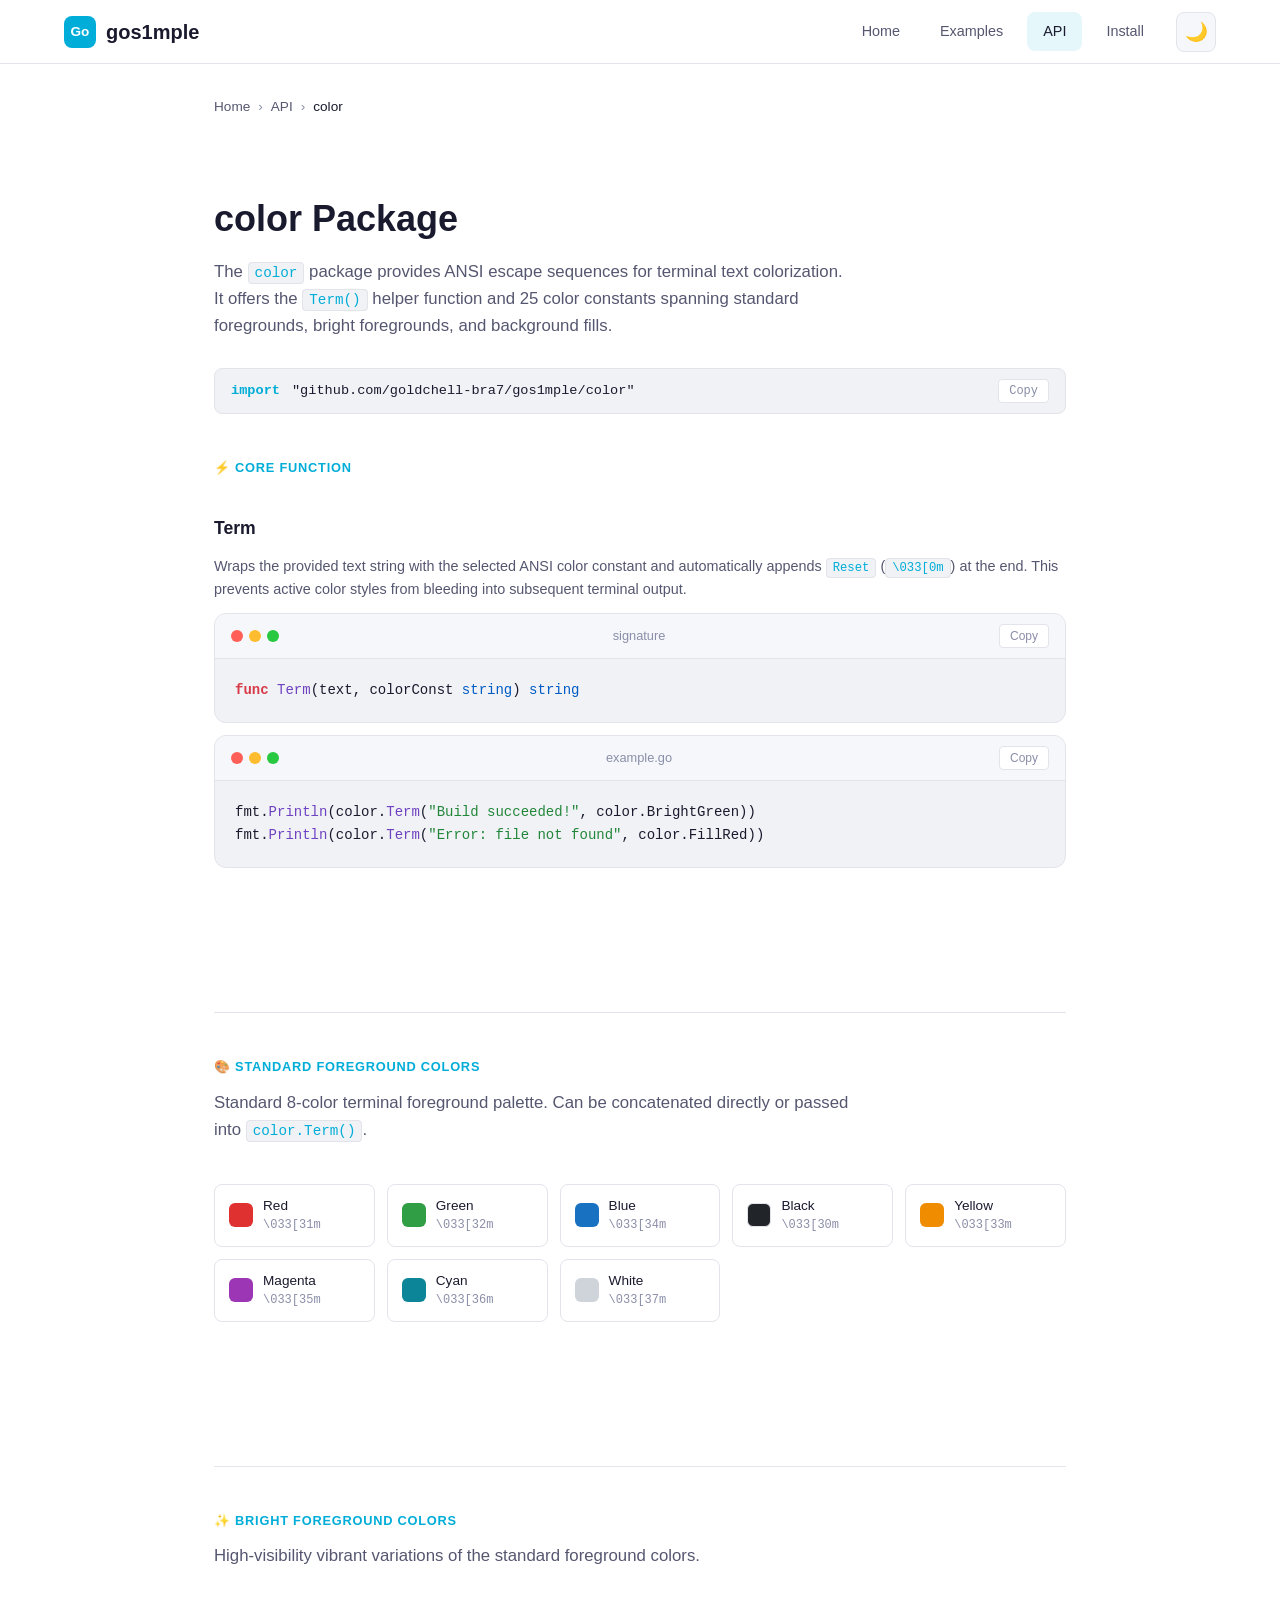
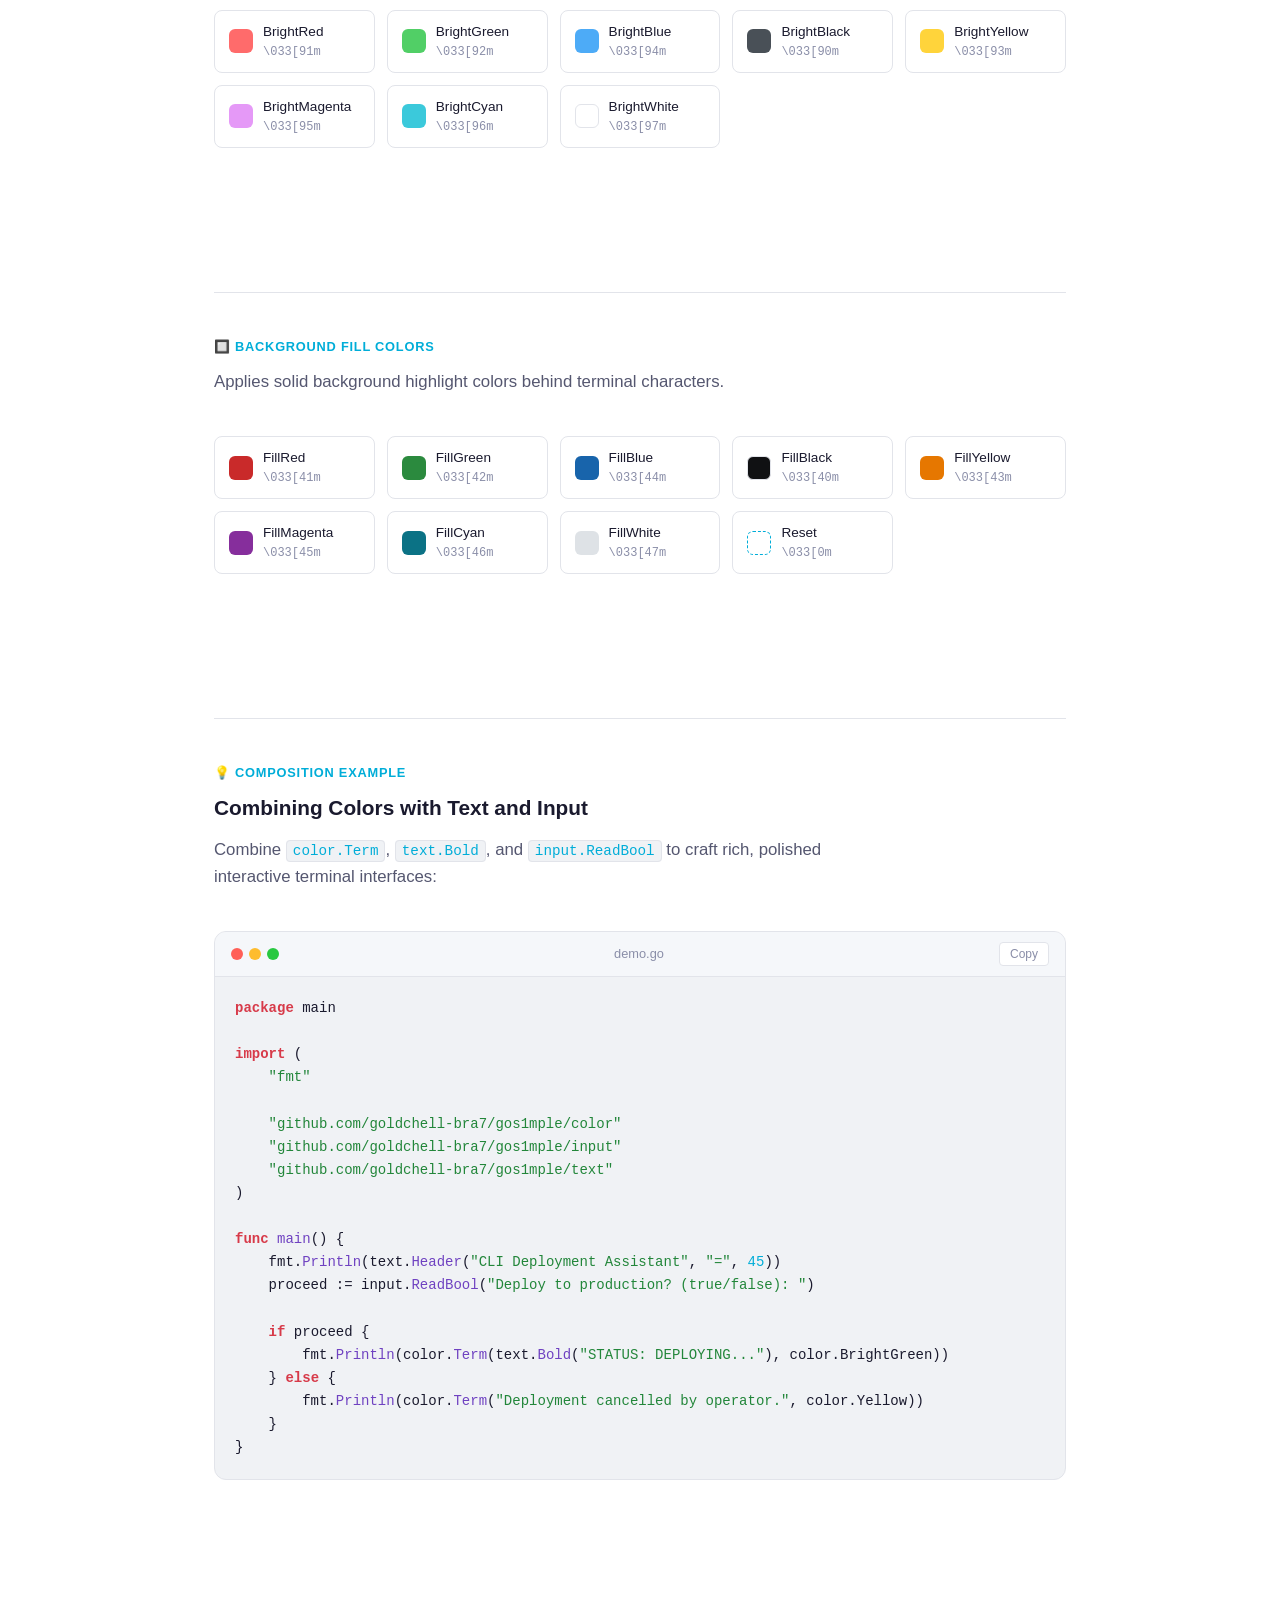
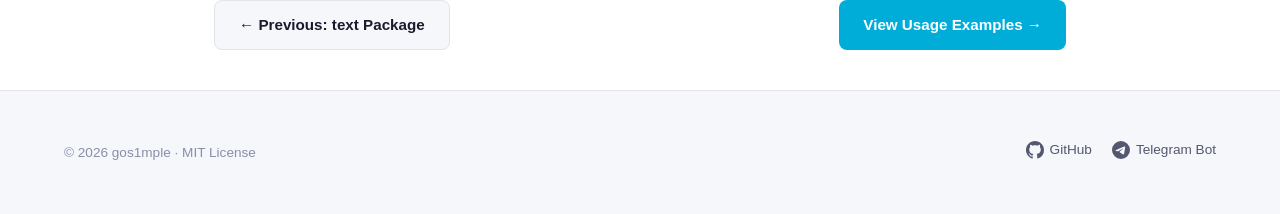
<file: docs/api/color/index.html>
<!DOCTYPE html>
<html lang="en">
<head>
  <meta charset="UTF-8">
  <meta name="viewport" content="width=device-width, initial-scale=1.0">
  <title>color Package — gos1mple Documentation</title>
  <meta name="description" content="Detailed documentation, color swatch palette, and terminal styling examples for the gos1mple color package.">
  <script>
    (function(){try{var t=new URLSearchParams(window.location.search).get('theme')||localStorage.getItem('gos1mple-theme')||sessionStorage.getItem('gos1mple-theme')||(document.cookie.match(/(?:^|;\s*)gos1mple-theme=([^;]+)/)||[])[1];if(!t&&window.matchMedia&&window.matchMedia('(prefers-color-scheme: dark)').matches){t='dark';}document.documentElement.setAttribute('data-theme',t==='dark'?'dark':'light');}catch(e){}})();
  </script>
  <link rel="stylesheet" href="../../css/style.css">
  <script src="../../js/main.js" defer></script>
</head>
<body>

  <!-- ─── Navigation ──────────────────────────────────────── -->
  <nav class="nav" role="navigation" aria-label="Main navigation">
    <div class="nav__inner">
      <a href="../../" class="nav__logo">
        <div class="nav__logo-icon">Go</div>
        gos1mple
      </a>

      <button class="nav__hamburger" aria-label="Toggle menu">
        <span></span><span></span><span></span>
      </button>

      <ul class="nav__links">
        <li><a href="../../" class="nav__link">Home</a></li>
        <li><a href="../../examples/" class="nav__link">Examples</a></li>
        <li><a href="../" class="nav__link nav__link--active">API</a></li>
        <li><a href="../../install/" class="nav__link" data-modal="install">Install</a></li>
        <li><button class="theme-toggle" aria-label="Toggle theme">🌙</button></li>
      </ul>
    </div>
  </nav>

  <main>
    <div class="container container--narrow">
      <!-- Breadcrumb -->
      <div class="breadcrumb">
        <a href="../../">Home</a>
        <span class="breadcrumb__sep">›</span>
        <a href="../">API</a>
        <span class="breadcrumb__sep">›</span>
        <span>color</span>
      </div>

      <div class="page-header">
        <h1 class="page-header__title">color Package</h1>
        <p class="page-header__desc">
          The <code>color</code> package provides ANSI escape sequences for terminal text colorization. It offers the <code>Term()</code> helper function and 25 color constants spanning standard foregrounds, bright foregrounds, and background fills.
        </p>
      </div>

      <!-- Quick Import Bar -->
      <div class="install-cmd" style="margin: 28px 0 40px;">
        <span class="install-cmd__prefix">import</span>
        <span class="install-cmd__text">"github.com/goldchell-bra7/gos1mple/color"</span>
        <button class="install-cmd__copy" data-copy='import "github.com/goldchell-bra7/gos1mple/color"'>Copy</button>
      </div>

      <!-- ─── Function: Term ─────────────────────────────────── -->
      <section class="section" style="padding-top:0;">
        <span class="section__label">⚡ Core Function</span>
        <div class="source-block" id="term">
          <h3 class="source-block__title">Term</h3>
          <p class="source-block__desc">
            Wraps the provided text string with the selected ANSI color constant and automatically appends <code>Reset</code> (<code>\033[0m</code>) at the end. This prevents active color styles from bleeding into subsequent terminal output.
          </p>

          <div class="code-block" style="margin-bottom: 12px;">
            <div class="code-block__header">
              <div class="code-block__dots">
                <span class="code-block__dot code-block__dot--red"></span>
                <span class="code-block__dot code-block__dot--yellow"></span>
                <span class="code-block__dot code-block__dot--green"></span>
              </div>
              <span>signature</span>
              <button class="code-block__copy" data-copy="func Term(text, colorConst string) string">Copy</button>
            </div>
<pre><code><span class="kw">func</span> <span class="fn">Term</span>(text, colorConst <span class="tp">string</span>) <span class="tp">string</span></code></pre>
          </div>

          <div class="code-block">
            <div class="code-block__header">
              <div class="code-block__dots">
                <span class="code-block__dot code-block__dot--red"></span>
                <span class="code-block__dot code-block__dot--yellow"></span>
                <span class="code-block__dot code-block__dot--green"></span>
              </div>
              <span>example.go</span>
              <button class="code-block__copy" data-copy='fmt.Println(color.Term("Build succeeded!", color.BrightGreen))
fmt.Println(color.Term("Error: file not found", color.FillRed))'>Copy</button>
            </div>
<pre><code>fmt.<span class="fn">Println</span>(color.<span class="fn">Term</span>(<span class="str">"Build succeeded!"</span>, color.BrightGreen))
fmt.<span class="fn">Println</span>(color.<span class="fn">Term</span>(<span class="str">"Error: file not found"</span>, color.FillRed))</code></pre>
          </div>
        </div>
      </section>

      <div class="divider"></div>

      <!-- ─── Color Swatches: Standard Foreground ────────────── -->
      <section class="section" style="padding-top:0;">
        <span class="section__label">🎨 Standard Foreground Colors</span>
        <p class="section__desc">
          Standard 8-color terminal foreground palette. Can be concatenated directly or passed into <code>color.Term()</code>.
        </p>

        <div class="color-grid">
          <div class="color-swatch">
            <div class="color-swatch__preview" style="background:#e03131;"></div>
            <div>
              <div class="color-swatch__name">Red</div>
              <div class="color-swatch__code">\033[31m</div>
            </div>
          </div>
          <div class="color-swatch">
            <div class="color-swatch__preview" style="background:#2f9e44;"></div>
            <div>
              <div class="color-swatch__name">Green</div>
              <div class="color-swatch__code">\033[32m</div>
            </div>
          </div>
          <div class="color-swatch">
            <div class="color-swatch__preview" style="background:#1971c2;"></div>
            <div>
              <div class="color-swatch__name">Blue</div>
              <div class="color-swatch__code">\033[34m</div>
            </div>
          </div>
          <div class="color-swatch">
            <div class="color-swatch__preview" style="background:#212529; border:1px solid var(--border);"></div>
            <div>
              <div class="color-swatch__name">Black</div>
              <div class="color-swatch__code">\033[30m</div>
            </div>
          </div>
          <div class="color-swatch">
            <div class="color-swatch__preview" style="background:#f08c00;"></div>
            <div>
              <div class="color-swatch__name">Yellow</div>
              <div class="color-swatch__code">\033[33m</div>
            </div>
          </div>
          <div class="color-swatch">
            <div class="color-swatch__preview" style="background:#9c36b5;"></div>
            <div>
              <div class="color-swatch__name">Magenta</div>
              <div class="color-swatch__code">\033[35m</div>
            </div>
          </div>
          <div class="color-swatch">
            <div class="color-swatch__preview" style="background:#0c8599;"></div>
            <div>
              <div class="color-swatch__name">Cyan</div>
              <div class="color-swatch__code">\033[36m</div>
            </div>
          </div>
          <div class="color-swatch">
            <div class="color-swatch__preview" style="background:#ced4da;"></div>
            <div>
              <div class="color-swatch__name">White</div>
              <div class="color-swatch__code">\033[37m</div>
            </div>
          </div>
        </div>
      </section>

      <div class="divider"></div>

      <!-- ─── Color Swatches: Bright Foreground ──────────────── -->
      <section class="section" style="padding-top:0;">
        <span class="section__label">✨ Bright Foreground Colors</span>
        <p class="section__desc">
          High-visibility vibrant variations of the standard foreground colors.
        </p>

        <div class="color-grid">
          <div class="color-swatch">
            <div class="color-swatch__preview" style="background:#ff6b6b;"></div>
            <div>
              <div class="color-swatch__name">BrightRed</div>
              <div class="color-swatch__code">\033[91m</div>
            </div>
          </div>
          <div class="color-swatch">
            <div class="color-swatch__preview" style="background:#51cf66;"></div>
            <div>
              <div class="color-swatch__name">BrightGreen</div>
              <div class="color-swatch__code">\033[92m</div>
            </div>
          </div>
          <div class="color-swatch">
            <div class="color-swatch__preview" style="background:#4dabf7;"></div>
            <div>
              <div class="color-swatch__name">BrightBlue</div>
              <div class="color-swatch__code">\033[94m</div>
            </div>
          </div>
          <div class="color-swatch">
            <div class="color-swatch__preview" style="background:#495057;"></div>
            <div>
              <div class="color-swatch__name">BrightBlack</div>
              <div class="color-swatch__code">\033[90m</div>
            </div>
          </div>
          <div class="color-swatch">
            <div class="color-swatch__preview" style="background:#ffd43b;"></div>
            <div>
              <div class="color-swatch__name">BrightYellow</div>
              <div class="color-swatch__code">\033[93m</div>
            </div>
          </div>
          <div class="color-swatch">
            <div class="color-swatch__preview" style="background:#e599f7;"></div>
            <div>
              <div class="color-swatch__name">BrightMagenta</div>
              <div class="color-swatch__code">\033[95m</div>
            </div>
          </div>
          <div class="color-swatch">
            <div class="color-swatch__preview" style="background:#3bc9db;"></div>
            <div>
              <div class="color-swatch__name">BrightCyan</div>
              <div class="color-swatch__code">\033[96m</div>
            </div>
          </div>
          <div class="color-swatch">
            <div class="color-swatch__preview" style="background:#ffffff; border:1px solid var(--border);"></div>
            <div>
              <div class="color-swatch__name">BrightWhite</div>
              <div class="color-swatch__code">\033[97m</div>
            </div>
          </div>
        </div>
      </section>

      <div class="divider"></div>

      <!-- ─── Color Swatches: Background Colors ──────────────── -->
      <section class="section" style="padding-top:0;">
        <span class="section__label">🔲 Background Fill Colors</span>
        <p class="section__desc">
          Applies solid background highlight colors behind terminal characters.
        </p>

        <div class="color-grid">
          <div class="color-swatch">
            <div class="color-swatch__preview" style="background:#c92a2a;"></div>
            <div>
              <div class="color-swatch__name">FillRed</div>
              <div class="color-swatch__code">\033[41m</div>
            </div>
          </div>
          <div class="color-swatch">
            <div class="color-swatch__preview" style="background:#2b8a3e;"></div>
            <div>
              <div class="color-swatch__name">FillGreen</div>
              <div class="color-swatch__code">\033[42m</div>
            </div>
          </div>
          <div class="color-swatch">
            <div class="color-swatch__preview" style="background:#1864ab;"></div>
            <div>
              <div class="color-swatch__name">FillBlue</div>
              <div class="color-swatch__code">\033[44m</div>
            </div>
          </div>
          <div class="color-swatch">
            <div class="color-swatch__preview" style="background:#101113; border:1px solid var(--border);"></div>
            <div>
              <div class="color-swatch__name">FillBlack</div>
              <div class="color-swatch__code">\033[40m</div>
            </div>
          </div>
          <div class="color-swatch">
            <div class="color-swatch__preview" style="background:#e67700;"></div>
            <div>
              <div class="color-swatch__name">FillYellow</div>
              <div class="color-swatch__code">\033[43m</div>
            </div>
          </div>
          <div class="color-swatch">
            <div class="color-swatch__preview" style="background:#862e9c;"></div>
            <div>
              <div class="color-swatch__name">FillMagenta</div>
              <div class="color-swatch__code">\033[45m</div>
            </div>
          </div>
          <div class="color-swatch">
            <div class="color-swatch__preview" style="background:#0b7285;"></div>
            <div>
              <div class="color-swatch__name">FillCyan</div>
              <div class="color-swatch__code">\033[46m</div>
            </div>
          </div>
          <div class="color-swatch">
            <div class="color-swatch__preview" style="background:#dee2e6;"></div>
            <div>
              <div class="color-swatch__name">FillWhite</div>
              <div class="color-swatch__code">\033[47m</div>
            </div>
          </div>
          <div class="color-swatch">
            <div class="color-swatch__preview" style="background:transparent; border:1px dashed var(--accent);"></div>
            <div>
              <div class="color-swatch__name">Reset</div>
              <div class="color-swatch__code">\033[0m</div>
            </div>
          </div>
        </div>
      </section>

      <div class="divider"></div>

      <!-- ─── Combining Colors with Text & Input ─────────────── -->
      <section class="section" style="padding-top:0;">
        <span class="section__label">💡 Composition Example</span>
        <h3 class="section__title" style="font-size:1.3rem;">Combining Colors with Text and Input</h3>
        <p class="section__desc">
          Combine <code>color.Term</code>, <code>text.Bold</code>, and <code>input.ReadBool</code> to craft rich, polished interactive terminal interfaces:
        </p>

        <div class="code-block">
          <div class="code-block__header">
            <div class="code-block__dots">
              <span class="code-block__dot code-block__dot--red"></span>
              <span class="code-block__dot code-block__dot--yellow"></span>
              <span class="code-block__dot code-block__dot--green"></span>
            </div>
            <span>demo.go</span>
            <button class="code-block__copy" data-copy='package main

import (
    "fmt"
    "github.com/goldchell-bra7/gos1mple/color"
    "github.com/goldchell-bra7/gos1mple/input"
    "github.com/goldchell-bra7/gos1mple/text"
)

func main() {
    fmt.Println(text.Header("CLI Deployment Assistant", "=", 45))
    proceed := input.ReadBool("Deploy to production? (true/false): ")

    if proceed {
        fmt.Println(color.Term(text.Bold("STATUS: DEPLOYING..."), color.BrightGreen))
    } else {
        fmt.Println(color.Term("Deployment cancelled by operator.", color.Yellow))
    }
}'>Copy</button>
          </div>
<pre><code><span class="kw">package</span> main

<span class="kw">import</span> (
    <span class="str">"fmt"</span>

    <span class="str">"github.com/goldchell-bra7/gos1mple/color"</span>
    <span class="str">"github.com/goldchell-bra7/gos1mple/input"</span>
    <span class="str">"github.com/goldchell-bra7/gos1mple/text"</span>
)

<span class="kw">func</span> <span class="fn">main</span>() {
    fmt.<span class="fn">Println</span>(text.<span class="fn">Header</span>(<span class="str">"CLI Deployment Assistant"</span>, <span class="str">"="</span>, <span class="num">45</span>))
    proceed := input.<span class="fn">ReadBool</span>(<span class="str">"Deploy to production? (true/false): "</span>)

    <span class="kw">if</span> proceed {
        fmt.<span class="fn">Println</span>(color.<span class="fn">Term</span>(text.<span class="fn">Bold</span>(<span class="str">"STATUS: DEPLOYING..."</span>), color.BrightGreen))
    } <span class="kw">else</span> {
        fmt.<span class="fn">Println</span>(color.<span class="fn">Term</span>(<span class="str">"Deployment cancelled by operator."</span>, color.Yellow))
    }
}</code></pre>
        </div>
      </section>

      <!-- Navigation links between packages -->
      <div style="display:flex; justify-content:space-between; margin:40px 0;">
        <a href="../text/" class="btn btn--secondary">← Previous: text Package</a>
        <a href="../../examples/" class="btn btn--primary">View Usage Examples →</a>
      </div>

    </div>
  </main>

  <!-- ─── Footer ──────────────────────────────────────────── -->
  <footer class="footer">
    <div class="container">
      <div class="footer__inner">
        <span class="footer__copy">© 2026 gos1mple · MIT License</span>
        <ul class="footer__links">
          <li>
            <a href="https://github.com/goldchell-bra7" target="_blank" rel="noopener" class="footer__link">
              <svg viewBox="0 0 16 16" xmlns="http://www.w3.org/2000/svg"><path d="M8 0C3.58 0 0 3.58 0 8c0 3.54 2.29 6.53 5.47 7.59.4.07.55-.17.55-.38 0-.19-.01-.82-.01-1.49-2.01.37-2.53-.49-2.69-.94-.09-.23-.48-.94-.82-1.13-.28-.15-.68-.52-.01-.53.63-.01 1.08.58 1.23.82.72 1.21 1.87.87 2.33.66.07-.52.28-.87.51-1.07-1.78-.2-3.64-.89-3.64-3.95 0-.87.31-1.59.82-2.15-.08-.2-.36-1.02.08-2.12 0 0 .67-.21 2.2.82.64-.18 1.32-.27 2-.27.68 0 1.36.09 2 .27 1.53-1.04 2.2-.82 2.2-.82.44 1.1.16 1.92.08 2.12.51.56.82 1.27.82 2.15 0 3.07-1.87 3.75-3.65 3.95.29.25.54.73.54 1.48 0 1.07-.01 1.93-.01 2.2 0 .21.15.46.55.38A8.013 8.013 0 0016 8c0-4.42-3.58-8-8-8z"/></svg>
              GitHub
            </a>
          </li>
          <li>
            <a href="https://t.me/jarik_direct_bot" target="_blank" rel="noopener" class="footer__link">
              <svg viewBox="0 0 24 24" xmlns="http://www.w3.org/2000/svg"><path d="M11.944 0A12 12 0 0 0 0 12a12 12 0 0 0 12 12 12 12 0 0 0 12-12A12 12 0 0 0 12 0a12 12 0 0 0-.056 0zm4.962 7.224c.1-.002.321.023.465.14a.506.506 0 0 1 .171.325c.016.093.036.306.02.472-.18 1.898-.962 6.502-1.36 8.627-.168.9-.499 1.201-.82 1.23-.696.065-1.225-.46-1.9-.902-1.056-.693-1.653-1.124-2.678-1.8-1.185-.78-.417-1.21.258-1.91.177-.184 3.247-2.977 3.307-3.23.007-.032.014-.15-.056-.212s-.174-.041-.249-.024c-.106.024-1.793 1.14-5.061 3.345-.48.33-.913.49-1.302.48-.428-.008-1.252-.241-1.865-.44-.752-.245-1.349-.374-1.297-.789.027-.216.325-.437.893-.663 3.498-1.524 5.83-2.529 6.998-3.014 3.332-1.386 4.025-1.627 4.476-1.635z"/></svg>
              Telegram Bot
            </a>
          </li>
        </ul>
      </div>
    </div>
  </footer>

  <!-- ─── Install Modal ───────────────────────────────────── -->
  <div class="modal-overlay">
    <div class="modal">
      <div class="modal__titlebar">
        <div class="modal__dots">
          <span class="modal__dot modal__dot--red"></span>
          <span class="modal__dot modal__dot--yellow"></span>
          <span class="modal__dot modal__dot--green"></span>
        </div>
        <span class="modal__titlebar-text">Install gos1mple</span>
      </div>
      <div class="modal__body">
        <h3>Quick Installation</h3>
        <p>Get started with gos1mple in your Go project.</p>
        <div class="modal__step">
          <div class="modal__step-num">1</div>
          <div class="modal__step-content">
            <p>Download latest version</p>
            <div class="install-cmd">
              <span class="install-cmd__prefix">$</span>
              <span class="install-cmd__text">go get github.com/goldchell-bra7/gos1mple@latest</span>
              <button class="install-cmd__copy" data-copy="go get github.com/goldchell-bra7/gos1mple@latest">Copy</button>
            </div>
          </div>
        </div>
        <div class="modal__step">
          <div class="modal__step-num">2</div>
          <div class="modal__step-content">
            <p>Import package</p>
            <div class="code-block">
              <div class="code-block__header">
                <div class="code-block__dots">
                  <span class="code-block__dot code-block__dot--red"></span>
                  <span class="code-block__dot code-block__dot--yellow"></span>
                  <span class="code-block__dot code-block__dot--green"></span>
                </div>
                <span>main.go</span>
                <button class="code-block__copy" data-copy='import "github.com/goldchell-bra7/gos1mple/color"'>Copy</button>
              </div>
<pre><code><span class="kw">import</span> <span class="str">"github.com/goldchell-bra7/gos1mple/color"</span></code></pre>
            </div>
          </div>
        </div>
      </div>
      <div class="modal__footer">
        <button class="btn btn--primary btn--sm" data-close-modal>Done</button>
      </div>
    </div>
  </div>

</body>
</html>
</file>
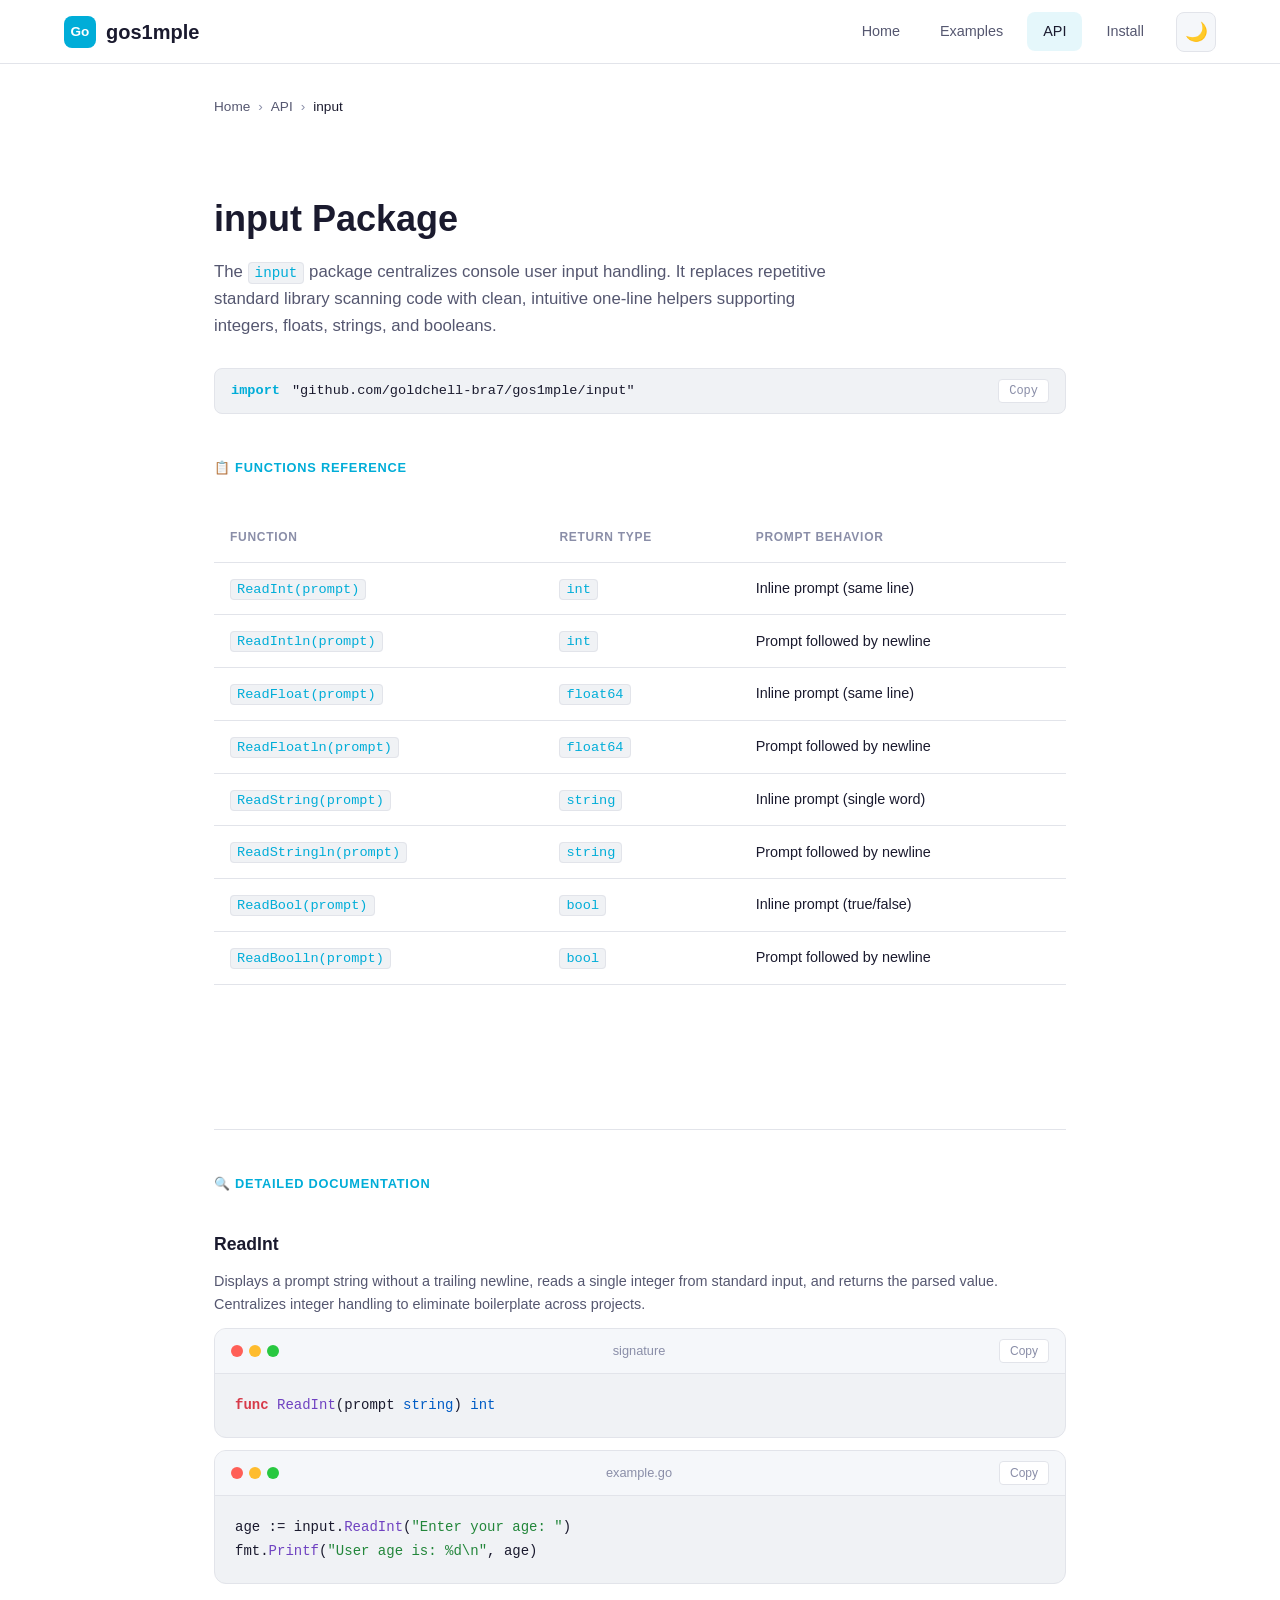
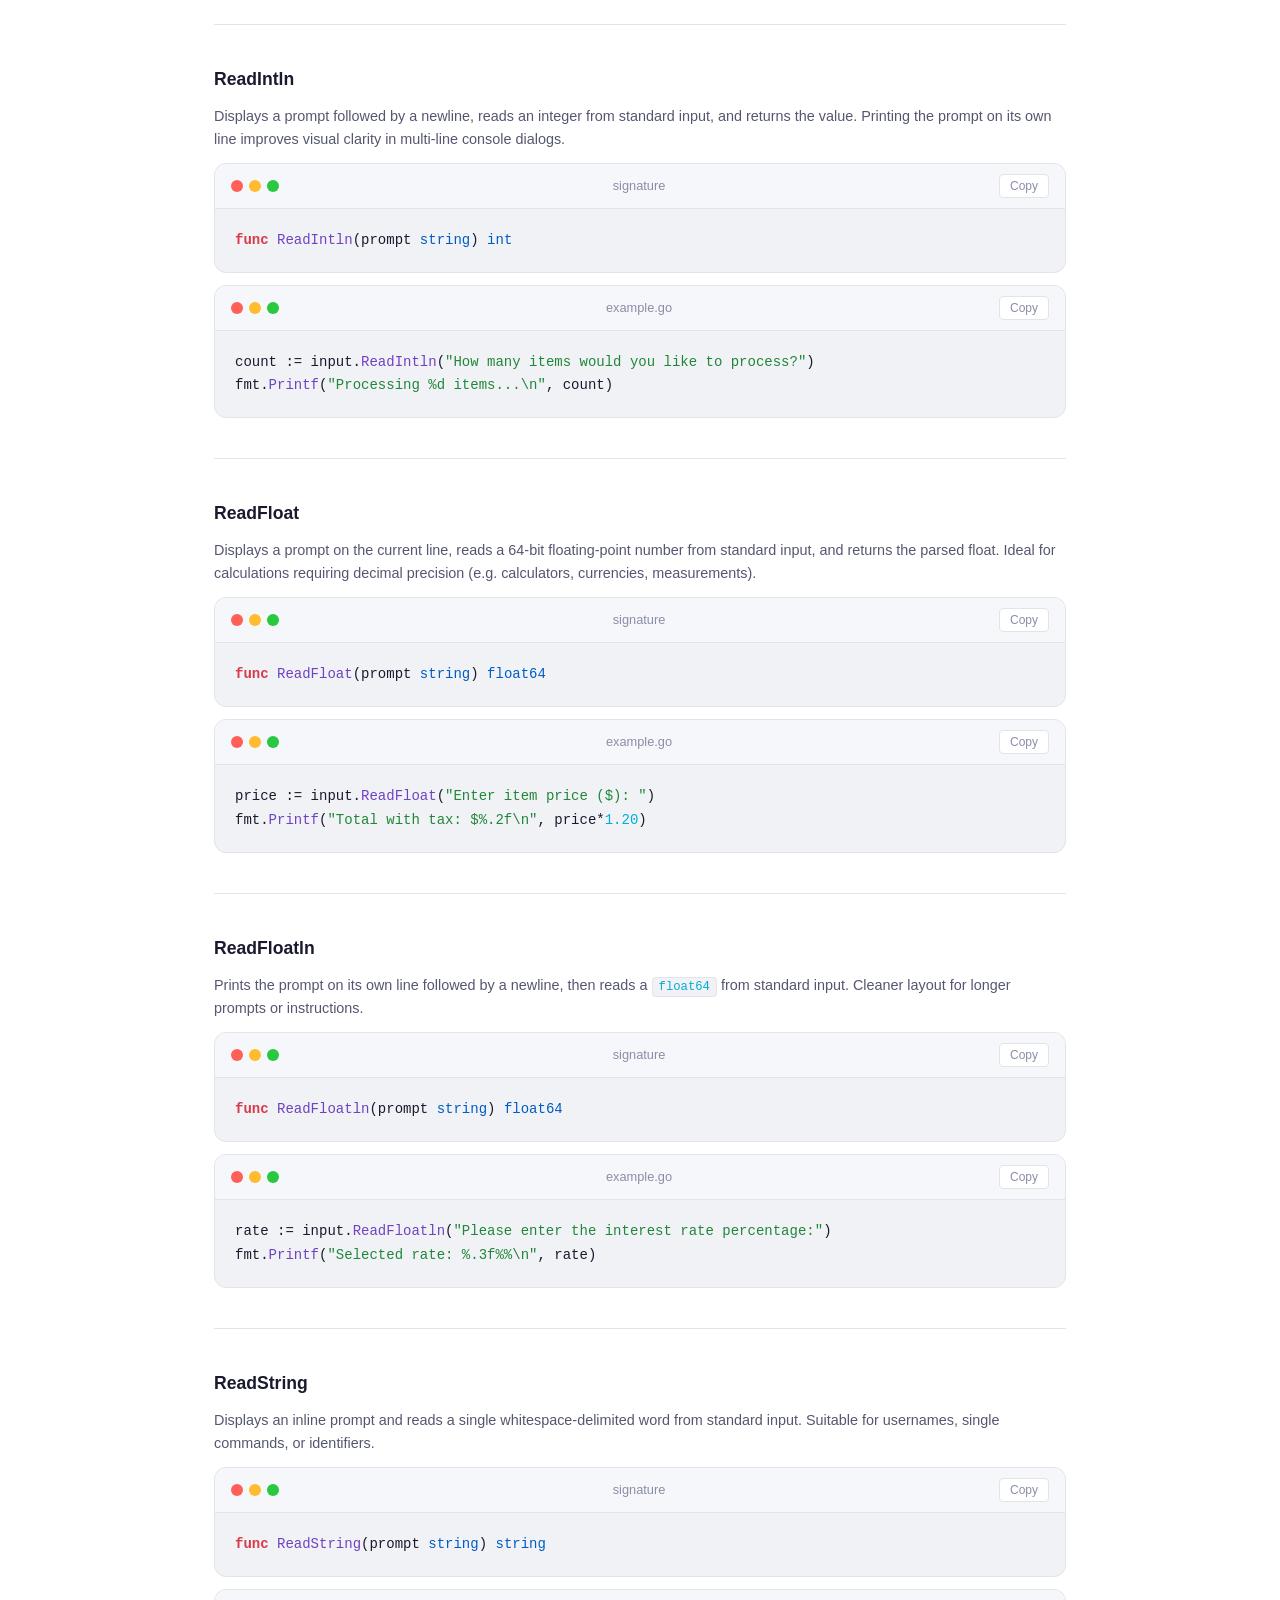
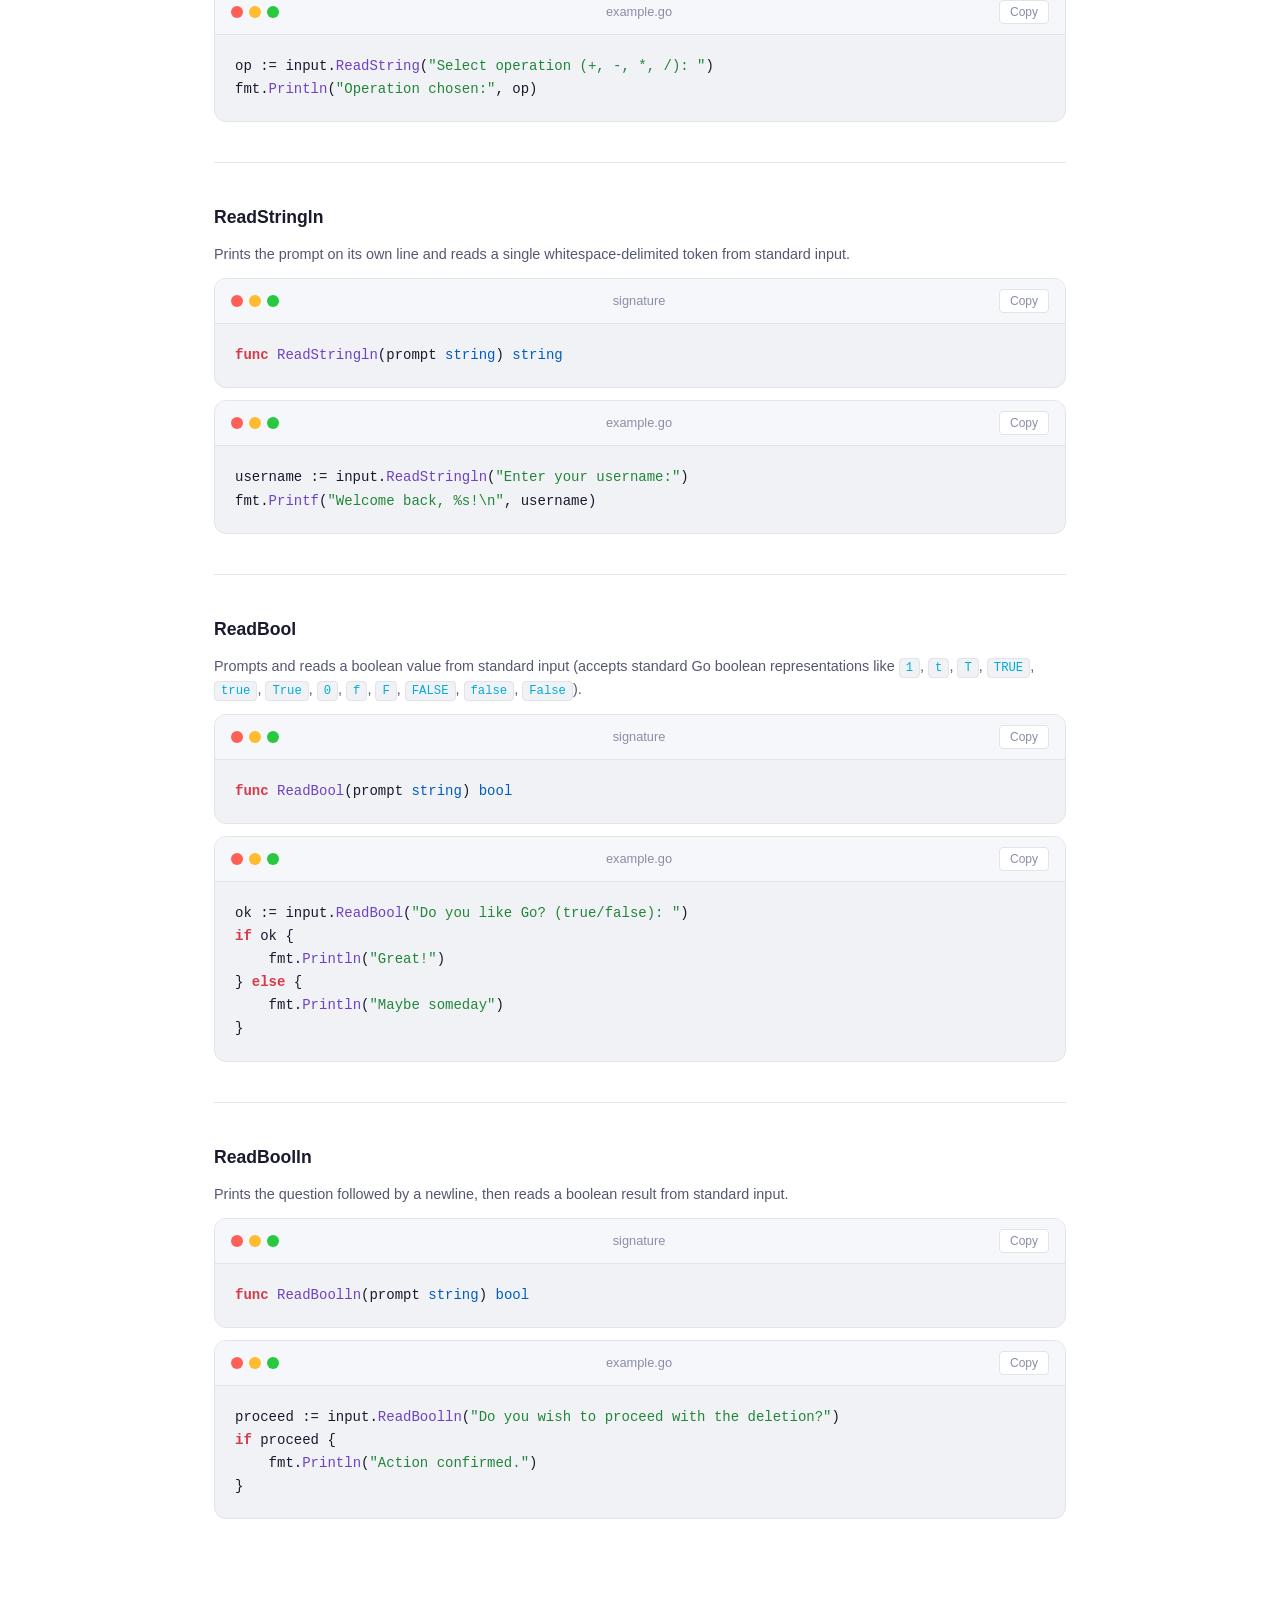
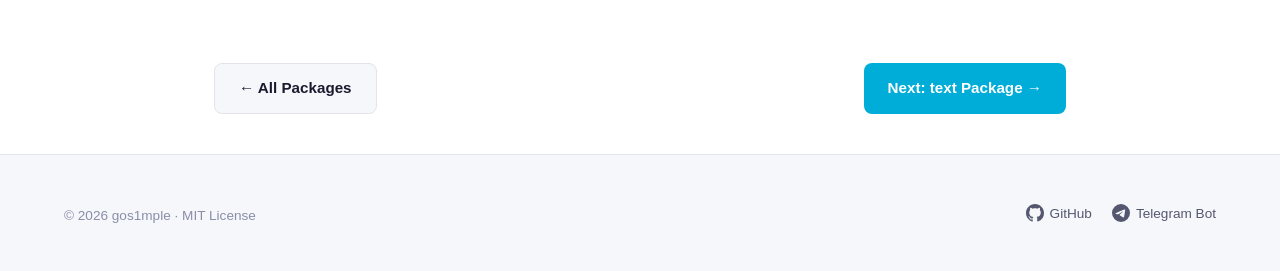
<file: docs/api/input/index.html>
<!DOCTYPE html>
<html lang="en">
<head>
  <meta charset="UTF-8">
  <meta name="viewport" content="width=device-width, initial-scale=1.0">
  <title>input Package — gos1mple Documentation</title>
  <meta name="description" content="Detailed documentation and usage examples for the gos1mple input package.">
  <script>
    (function(){try{var t=new URLSearchParams(window.location.search).get('theme')||localStorage.getItem('gos1mple-theme')||sessionStorage.getItem('gos1mple-theme')||(document.cookie.match(/(?:^|;\s*)gos1mple-theme=([^;]+)/)||[])[1];if(!t&&window.matchMedia&&window.matchMedia('(prefers-color-scheme: dark)').matches){t='dark';}document.documentElement.setAttribute('data-theme',t==='dark'?'dark':'light');}catch(e){}})();
  </script>
  <link rel="stylesheet" href="../../css/style.css">
  <script src="../../js/main.js" defer></script>
</head>
<body>

  <!-- ─── Navigation ──────────────────────────────────────── -->
  <nav class="nav" role="navigation" aria-label="Main navigation">
    <div class="nav__inner">
      <a href="../../" class="nav__logo">
        <div class="nav__logo-icon">Go</div>
        gos1mple
      </a>

      <button class="nav__hamburger" aria-label="Toggle menu">
        <span></span><span></span><span></span>
      </button>

      <ul class="nav__links">
        <li><a href="../../" class="nav__link">Home</a></li>
        <li><a href="../../examples/" class="nav__link">Examples</a></li>
        <li><a href="../" class="nav__link nav__link--active">API</a></li>
        <li><a href="../../install/" class="nav__link" data-modal="install">Install</a></li>
        <li><button class="theme-toggle" aria-label="Toggle theme">🌙</button></li>
      </ul>
    </div>
  </nav>

  <main>
    <div class="container container--narrow">
      <!-- Breadcrumb -->
      <div class="breadcrumb">
        <a href="../../">Home</a>
        <span class="breadcrumb__sep">›</span>
        <a href="../">API</a>
        <span class="breadcrumb__sep">›</span>
        <span>input</span>
      </div>

      <div class="page-header">
        <h1 class="page-header__title">input Package</h1>
        <p class="page-header__desc">
          The <code>input</code> package centralizes console user input handling. It replaces repetitive standard library scanning code with clean, intuitive one-line helpers supporting integers, floats, strings, and booleans.
        </p>
      </div>

      <!-- Quick Install/Import Bar -->
      <div class="install-cmd" style="margin: 28px 0 40px;">
        <span class="install-cmd__prefix">import</span>
        <span class="install-cmd__text">"github.com/goldchell-bra7/gos1mple/input"</span>
        <button class="install-cmd__copy" data-copy='import "github.com/goldchell-bra7/gos1mple/input"'>Copy</button>
      </div>

      <!-- ─── Functions Overview Table ──────────────────────── -->
      <section class="section" style="padding-top:0;">
        <span class="section__label">📋 Functions Reference</span>
        <table class="api-table">
          <thead>
            <tr>
              <th>Function</th>
              <th>Return Type</th>
              <th>Prompt Behavior</th>
            </tr>
          </thead>
          <tbody>
            <tr>
              <td><code><a href="#readint">ReadInt</a>(prompt)</code></td>
              <td><code>int</code></td>
              <td>Inline prompt (same line)</td>
            </tr>
            <tr>
              <td><code><a href="#readintln">ReadIntln</a>(prompt)</code></td>
              <td><code>int</code></td>
              <td>Prompt followed by newline</td>
            </tr>
            <tr>
              <td><code><a href="#readfloat">ReadFloat</a>(prompt)</code></td>
              <td><code>float64</code></td>
              <td>Inline prompt (same line)</td>
            </tr>
            <tr>
              <td><code><a href="#readfloatln">ReadFloatln</a>(prompt)</code></td>
              <td><code>float64</code></td>
              <td>Prompt followed by newline</td>
            </tr>
            <tr>
              <td><code><a href="#readstring">ReadString</a>(prompt)</code></td>
              <td><code>string</code></td>
              <td>Inline prompt (single word)</td>
            </tr>
            <tr>
              <td><code><a href="#readstringln">ReadStringln</a>(prompt)</code></td>
              <td><code>string</code></td>
              <td>Prompt followed by newline</td>
            </tr>
            <tr>
              <td><code><a href="#readbool">ReadBool</a>(prompt)</code></td>
              <td><code>bool</code></td>
              <td>Inline prompt (true/false)</td>
            </tr>
            <tr>
              <td><code><a href="#readboolln">ReadBoolln</a>(prompt)</code></td>
              <td><code>bool</code></td>
              <td>Prompt followed by newline</td>
            </tr>
          </tbody>
        </table>
      </section>

      <div class="divider"></div>

      <!-- ─── Detailed Function Documentation ────────────────── -->
      <section class="section" style="padding-top:0;">
        <span class="section__label">🔍 Detailed Documentation</span>

        <!-- ReadInt -->
        <div class="source-block" id="readint">
          <h3 class="source-block__title">ReadInt</h3>
          <p class="source-block__desc">
            Displays a prompt string without a trailing newline, reads a single integer from standard input, and returns the parsed value. Centralizes integer handling to eliminate boilerplate across projects.
          </p>
          <div class="code-block" style="margin-bottom: 12px;">
            <div class="code-block__header">
              <div class="code-block__dots">
                <span class="code-block__dot code-block__dot--red"></span>
                <span class="code-block__dot code-block__dot--yellow"></span>
                <span class="code-block__dot code-block__dot--green"></span>
              </div>
              <span>signature</span>
              <button class="code-block__copy" data-copy="func ReadInt(prompt string) int">Copy</button>
            </div>
<pre><code><span class="kw">func</span> <span class="fn">ReadInt</span>(prompt <span class="tp">string</span>) <span class="tp">int</span></code></pre>
          </div>
          <div class="code-block">
            <div class="code-block__header">
              <div class="code-block__dots">
                <span class="code-block__dot code-block__dot--red"></span>
                <span class="code-block__dot code-block__dot--yellow"></span>
                <span class="code-block__dot code-block__dot--green"></span>
              </div>
              <span>example.go</span>
              <button class="code-block__copy" data-copy='age := input.ReadInt("Enter your age: ")'>Copy</button>
            </div>
<pre><code>age := input.<span class="fn">ReadInt</span>(<span class="str">"Enter your age: "</span>)
fmt.<span class="fn">Printf</span>(<span class="str">"User age is: %d\n"</span>, age)</code></pre>
          </div>
        </div>

        <div class="divider"></div>

        <!-- ReadIntln -->
        <div class="source-block" id="readintln">
          <h3 class="source-block__title">ReadIntln</h3>
          <p class="source-block__desc">
            Displays a prompt followed by a newline, reads an integer from standard input, and returns the value. Printing the prompt on its own line improves visual clarity in multi-line console dialogs.
          </p>
          <div class="code-block" style="margin-bottom: 12px;">
            <div class="code-block__header">
              <div class="code-block__dots">
                <span class="code-block__dot code-block__dot--red"></span>
                <span class="code-block__dot code-block__dot--yellow"></span>
                <span class="code-block__dot code-block__dot--green"></span>
              </div>
              <span>signature</span>
              <button class="code-block__copy" data-copy="func ReadIntln(prompt string) int">Copy</button>
            </div>
<pre><code><span class="kw">func</span> <span class="fn">ReadIntln</span>(prompt <span class="tp">string</span>) <span class="tp">int</span></code></pre>
          </div>
          <div class="code-block">
            <div class="code-block__header">
              <div class="code-block__dots">
                <span class="code-block__dot code-block__dot--red"></span>
                <span class="code-block__dot code-block__dot--yellow"></span>
                <span class="code-block__dot code-block__dot--green"></span>
              </div>
              <span>example.go</span>
              <button class="code-block__copy" data-copy='count := input.ReadIntln("How many items would you like to process?")'>Copy</button>
            </div>
<pre><code>count := input.<span class="fn">ReadIntln</span>(<span class="str">"How many items would you like to process?"</span>)
fmt.<span class="fn">Printf</span>(<span class="str">"Processing %d items...\n"</span>, count)</code></pre>
          </div>
        </div>

        <div class="divider"></div>

        <!-- ReadFloat -->
        <div class="source-block" id="readfloat">
          <h3 class="source-block__title">ReadFloat</h3>
          <p class="source-block__desc">
            Displays a prompt on the current line, reads a 64-bit floating-point number from standard input, and returns the parsed float. Ideal for calculations requiring decimal precision (e.g. calculators, currencies, measurements).
          </p>
          <div class="code-block" style="margin-bottom: 12px;">
            <div class="code-block__header">
              <div class="code-block__dots">
                <span class="code-block__dot code-block__dot--red"></span>
                <span class="code-block__dot code-block__dot--yellow"></span>
                <span class="code-block__dot code-block__dot--green"></span>
              </div>
              <span>signature</span>
              <button class="code-block__copy" data-copy="func ReadFloat(prompt string) float64">Copy</button>
            </div>
<pre><code><span class="kw">func</span> <span class="fn">ReadFloat</span>(prompt <span class="tp">string</span>) <span class="tp">float64</span></code></pre>
          </div>
          <div class="code-block">
            <div class="code-block__header">
              <div class="code-block__dots">
                <span class="code-block__dot code-block__dot--red"></span>
                <span class="code-block__dot code-block__dot--yellow"></span>
                <span class="code-block__dot code-block__dot--green"></span>
              </div>
              <span>example.go</span>
              <button class="code-block__copy" data-copy='price := input.ReadFloat("Enter item price ($): ")'>Copy</button>
            </div>
<pre><code>price := input.<span class="fn">ReadFloat</span>(<span class="str">"Enter item price ($): "</span>)
fmt.<span class="fn">Printf</span>(<span class="str">"Total with tax: $%.2f\n"</span>, price*<span class="num">1.20</span>)</code></pre>
          </div>
        </div>

        <div class="divider"></div>

        <!-- ReadFloatln -->
        <div class="source-block" id="readfloatln">
          <h3 class="source-block__title">ReadFloatln</h3>
          <p class="source-block__desc">
            Prints the prompt on its own line followed by a newline, then reads a <code>float64</code> from standard input. Cleaner layout for longer prompts or instructions.
          </p>
          <div class="code-block" style="margin-bottom: 12px;">
            <div class="code-block__header">
              <div class="code-block__dots">
                <span class="code-block__dot code-block__dot--red"></span>
                <span class="code-block__dot code-block__dot--yellow"></span>
                <span class="code-block__dot code-block__dot--green"></span>
              </div>
              <span>signature</span>
              <button class="code-block__copy" data-copy="func ReadFloatln(prompt string) float64">Copy</button>
            </div>
<pre><code><span class="kw">func</span> <span class="fn">ReadFloatln</span>(prompt <span class="tp">string</span>) <span class="tp">float64</span></code></pre>
          </div>
          <div class="code-block">
            <div class="code-block__header">
              <div class="code-block__dots">
                <span class="code-block__dot code-block__dot--red"></span>
                <span class="code-block__dot code-block__dot--yellow"></span>
                <span class="code-block__dot code-block__dot--green"></span>
              </div>
              <span>example.go</span>
              <button class="code-block__copy" data-copy='rate := input.ReadFloatln("Please enter the interest rate percentage:")'>Copy</button>
            </div>
<pre><code>rate := input.<span class="fn">ReadFloatln</span>(<span class="str">"Please enter the interest rate percentage:"</span>)
fmt.<span class="fn">Printf</span>(<span class="str">"Selected rate: %.3f%%\n"</span>, rate)</code></pre>
          </div>
        </div>

        <div class="divider"></div>

        <!-- ReadString -->
        <div class="source-block" id="readstring">
          <h3 class="source-block__title">ReadString</h3>
          <p class="source-block__desc">
            Displays an inline prompt and reads a single whitespace-delimited word from standard input. Suitable for usernames, single commands, or identifiers.
          </p>
          <div class="code-block" style="margin-bottom: 12px;">
            <div class="code-block__header">
              <div class="code-block__dots">
                <span class="code-block__dot code-block__dot--red"></span>
                <span class="code-block__dot code-block__dot--yellow"></span>
                <span class="code-block__dot code-block__dot--green"></span>
              </div>
              <span>signature</span>
              <button class="code-block__copy" data-copy="func ReadString(prompt string) string">Copy</button>
            </div>
<pre><code><span class="kw">func</span> <span class="fn">ReadString</span>(prompt <span class="tp">string</span>) <span class="tp">string</span></code></pre>
          </div>
          <div class="code-block">
            <div class="code-block__header">
              <div class="code-block__dots">
                <span class="code-block__dot code-block__dot--red"></span>
                <span class="code-block__dot code-block__dot--yellow"></span>
                <span class="code-block__dot code-block__dot--green"></span>
              </div>
              <span>example.go</span>
              <button class="code-block__copy" data-copy='op := input.ReadString("Select operation (+, -, *, /): ")'>Copy</button>
            </div>
<pre><code>op := input.<span class="fn">ReadString</span>(<span class="str">"Select operation (+, -, *, /): "</span>)
fmt.<span class="fn">Println</span>(<span class="str">"Operation chosen:"</span>, op)</code></pre>
          </div>
        </div>

        <div class="divider"></div>

        <!-- ReadStringln -->
        <div class="source-block" id="readstringln">
          <h3 class="source-block__title">ReadStringln</h3>
          <p class="source-block__desc">
            Prints the prompt on its own line and reads a single whitespace-delimited token from standard input.
          </p>
          <div class="code-block" style="margin-bottom: 12px;">
            <div class="code-block__header">
              <div class="code-block__dots">
                <span class="code-block__dot code-block__dot--red"></span>
                <span class="code-block__dot code-block__dot--yellow"></span>
                <span class="code-block__dot code-block__dot--green"></span>
              </div>
              <span>signature</span>
              <button class="code-block__copy" data-copy="func ReadStringln(prompt string) string">Copy</button>
            </div>
<pre><code><span class="kw">func</span> <span class="fn">ReadStringln</span>(prompt <span class="tp">string</span>) <span class="tp">string</span></code></pre>
          </div>
          <div class="code-block">
            <div class="code-block__header">
              <div class="code-block__dots">
                <span class="code-block__dot code-block__dot--red"></span>
                <span class="code-block__dot code-block__dot--yellow"></span>
                <span class="code-block__dot code-block__dot--green"></span>
              </div>
              <span>example.go</span>
              <button class="code-block__copy" data-copy='username := input.ReadStringln("Enter your username:")'>Copy</button>
            </div>
<pre><code>username := input.<span class="fn">ReadStringln</span>(<span class="str">"Enter your username:"</span>)
fmt.<span class="fn">Printf</span>(<span class="str">"Welcome back, %s!\n"</span>, username)</code></pre>
          </div>
        </div>

        <div class="divider"></div>

        <!-- ReadBool -->
        <div class="source-block" id="readbool">
          <h3 class="source-block__title">ReadBool</h3>
          <p class="source-block__desc">
            Prompts and reads a boolean value from standard input (accepts standard Go boolean representations like <code>1</code>, <code>t</code>, <code>T</code>, <code>TRUE</code>, <code>true</code>, <code>True</code>, <code>0</code>, <code>f</code>, <code>F</code>, <code>FALSE</code>, <code>false</code>, <code>False</code>).
          </p>
          <div class="code-block" style="margin-bottom: 12px;">
            <div class="code-block__header">
              <div class="code-block__dots">
                <span class="code-block__dot code-block__dot--red"></span>
                <span class="code-block__dot code-block__dot--yellow"></span>
                <span class="code-block__dot code-block__dot--green"></span>
              </div>
              <span>signature</span>
              <button class="code-block__copy" data-copy="func ReadBool(prompt string) bool">Copy</button>
            </div>
<pre><code><span class="kw">func</span> <span class="fn">ReadBool</span>(prompt <span class="tp">string</span>) <span class="tp">bool</span></code></pre>
          </div>
          <div class="code-block">
            <div class="code-block__header">
              <div class="code-block__dots">
                <span class="code-block__dot code-block__dot--red"></span>
                <span class="code-block__dot code-block__dot--yellow"></span>
                <span class="code-block__dot code-block__dot--green"></span>
              </div>
              <span>example.go</span>
              <button class="code-block__copy" data-copy='ok := input.ReadBool("Do you like Go? (true/false): ")'>Copy</button>
            </div>
<pre><code>ok := input.<span class="fn">ReadBool</span>(<span class="str">"Do you like Go? (true/false): "</span>)
<span class="kw">if</span> ok {
    fmt.<span class="fn">Println</span>(<span class="str">"Great!"</span>)
} <span class="kw">else</span> {
    fmt.<span class="fn">Println</span>(<span class="str">"Maybe someday"</span>)
}</code></pre>
          </div>
        </div>

        <div class="divider"></div>

        <!-- ReadBoolln -->
        <div class="source-block" id="readboolln">
          <h3 class="source-block__title">ReadBoolln</h3>
          <p class="source-block__desc">
            Prints the question followed by a newline, then reads a boolean result from standard input.
          </p>
          <div class="code-block" style="margin-bottom: 12px;">
            <div class="code-block__header">
              <div class="code-block__dots">
                <span class="code-block__dot code-block__dot--red"></span>
                <span class="code-block__dot code-block__dot--yellow"></span>
                <span class="code-block__dot code-block__dot--green"></span>
              </div>
              <span>signature</span>
              <button class="code-block__copy" data-copy="func ReadBoolln(prompt string) bool">Copy</button>
            </div>
<pre><code><span class="kw">func</span> <span class="fn">ReadBoolln</span>(prompt <span class="tp">string</span>) <span class="tp">bool</span></code></pre>
          </div>
          <div class="code-block">
            <div class="code-block__header">
              <div class="code-block__dots">
                <span class="code-block__dot code-block__dot--red"></span>
                <span class="code-block__dot code-block__dot--yellow"></span>
                <span class="code-block__dot code-block__dot--green"></span>
              </div>
              <span>example.go</span>
              <button class="code-block__copy" data-copy='proceed := input.ReadBoolln("Do you wish to proceed with the deletion?")'>Copy</button>
            </div>
<pre><code>proceed := input.<span class="fn">ReadBoolln</span>(<span class="str">"Do you wish to proceed with the deletion?"</span>)
<span class="kw">if</span> proceed {
    fmt.<span class="fn">Println</span>(<span class="str">"Action confirmed."</span>)
}</code></pre>
          </div>
        </div>
      </section>

      <!-- Navigation links between packages -->
      <div style="display:flex; justify-content:space-between; margin:40px 0;">
        <a href="../" class="btn btn--secondary">← All Packages</a>
        <a href="../text/" class="btn btn--primary">Next: text Package →</a>
      </div>

    </div>
  </main>

  <!-- ─── Footer ──────────────────────────────────────────── -->
  <footer class="footer">
    <div class="container">
      <div class="footer__inner">
        <span class="footer__copy">© 2026 gos1mple · MIT License</span>
        <ul class="footer__links">
          <li>
            <a href="https://github.com/goldchell-bra7" target="_blank" rel="noopener" class="footer__link">
              <svg viewBox="0 0 16 16" xmlns="http://www.w3.org/2000/svg"><path d="M8 0C3.58 0 0 3.58 0 8c0 3.54 2.29 6.53 5.47 7.59.4.07.55-.17.55-.38 0-.19-.01-.82-.01-1.49-2.01.37-2.53-.49-2.69-.94-.09-.23-.48-.94-.82-1.13-.28-.15-.68-.52-.01-.53.63-.01 1.08.58 1.23.82.72 1.21 1.87.87 2.33.66.07-.52.28-.87.51-1.07-1.78-.2-3.64-.89-3.64-3.95 0-.87.31-1.59.82-2.15-.08-.2-.36-1.02.08-2.12 0 0 .67-.21 2.2.82.64-.18 1.32-.27 2-.27.68 0 1.36.09 2 .27 1.53-1.04 2.2-.82 2.2-.82.44 1.1.16 1.92.08 2.12.51.56.82 1.27.82 2.15 0 3.07-1.87 3.75-3.65 3.95.29.25.54.73.54 1.48 0 1.07-.01 1.93-.01 2.2 0 .21.15.46.55.38A8.013 8.013 0 0016 8c0-4.42-3.58-8-8-8z"/></svg>
              GitHub
            </a>
          </li>
          <li>
            <a href="https://t.me/jarik_direct_bot" target="_blank" rel="noopener" class="footer__link">
              <svg viewBox="0 0 24 24" xmlns="http://www.w3.org/2000/svg"><path d="M11.944 0A12 12 0 0 0 0 12a12 12 0 0 0 12 12 12 12 0 0 0 12-12A12 12 0 0 0 12 0a12 12 0 0 0-.056 0zm4.962 7.224c.1-.002.321.023.465.14a.506.506 0 0 1 .171.325c.016.093.036.306.02.472-.18 1.898-.962 6.502-1.36 8.627-.168.9-.499 1.201-.82 1.23-.696.065-1.225-.46-1.9-.902-1.056-.693-1.653-1.124-2.678-1.8-1.185-.78-.417-1.21.258-1.91.177-.184 3.247-2.977 3.307-3.23.007-.032.014-.15-.056-.212s-.174-.041-.249-.024c-.106.024-1.793 1.14-5.061 3.345-.48.33-.913.49-1.302.48-.428-.008-1.252-.241-1.865-.44-.752-.245-1.349-.374-1.297-.789.027-.216.325-.437.893-.663 3.498-1.524 5.83-2.529 6.998-3.014 3.332-1.386 4.025-1.627 4.476-1.635z"/></svg>
              Telegram Bot
            </a>
          </li>
        </ul>
      </div>
    </div>
  </footer>

  <!-- ─── Install Modal ───────────────────────────────────── -->
  <div class="modal-overlay">
    <div class="modal">
      <div class="modal__titlebar">
        <div class="modal__dots">
          <span class="modal__dot modal__dot--red"></span>
          <span class="modal__dot modal__dot--yellow"></span>
          <span class="modal__dot modal__dot--green"></span>
        </div>
        <span class="modal__titlebar-text">Install gos1mple</span>
      </div>
      <div class="modal__body">
        <h3>Quick Installation</h3>
        <p>Get started with gos1mple in your Go project.</p>
        <div class="modal__step">
          <div class="modal__step-num">1</div>
          <div class="modal__step-content">
            <p>Download latest version</p>
            <div class="install-cmd">
              <span class="install-cmd__prefix">$</span>
              <span class="install-cmd__text">go get github.com/goldchell-bra7/gos1mple@latest</span>
              <button class="install-cmd__copy" data-copy="go get github.com/goldchell-bra7/gos1mple@latest">Copy</button>
            </div>
          </div>
        </div>
        <div class="modal__step">
          <div class="modal__step-num">2</div>
          <div class="modal__step-content">
            <p>Import package</p>
            <div class="code-block">
              <div class="code-block__header">
                <div class="code-block__dots">
                  <span class="code-block__dot code-block__dot--red"></span>
                  <span class="code-block__dot code-block__dot--yellow"></span>
                  <span class="code-block__dot code-block__dot--green"></span>
                </div>
                <span>main.go</span>
                <button class="code-block__copy" data-copy='import "github.com/goldchell-bra7/gos1mple/input"'>Copy</button>
              </div>
<pre><code><span class="kw">import</span> <span class="str">"github.com/goldchell-bra7/gos1mple/input"</span></code></pre>
            </div>
          </div>
        </div>
      </div>
      <div class="modal__footer">
        <button class="btn btn--primary btn--sm" data-close-modal>Done</button>
      </div>
    </div>
  </div>

</body>
</html>
</file>
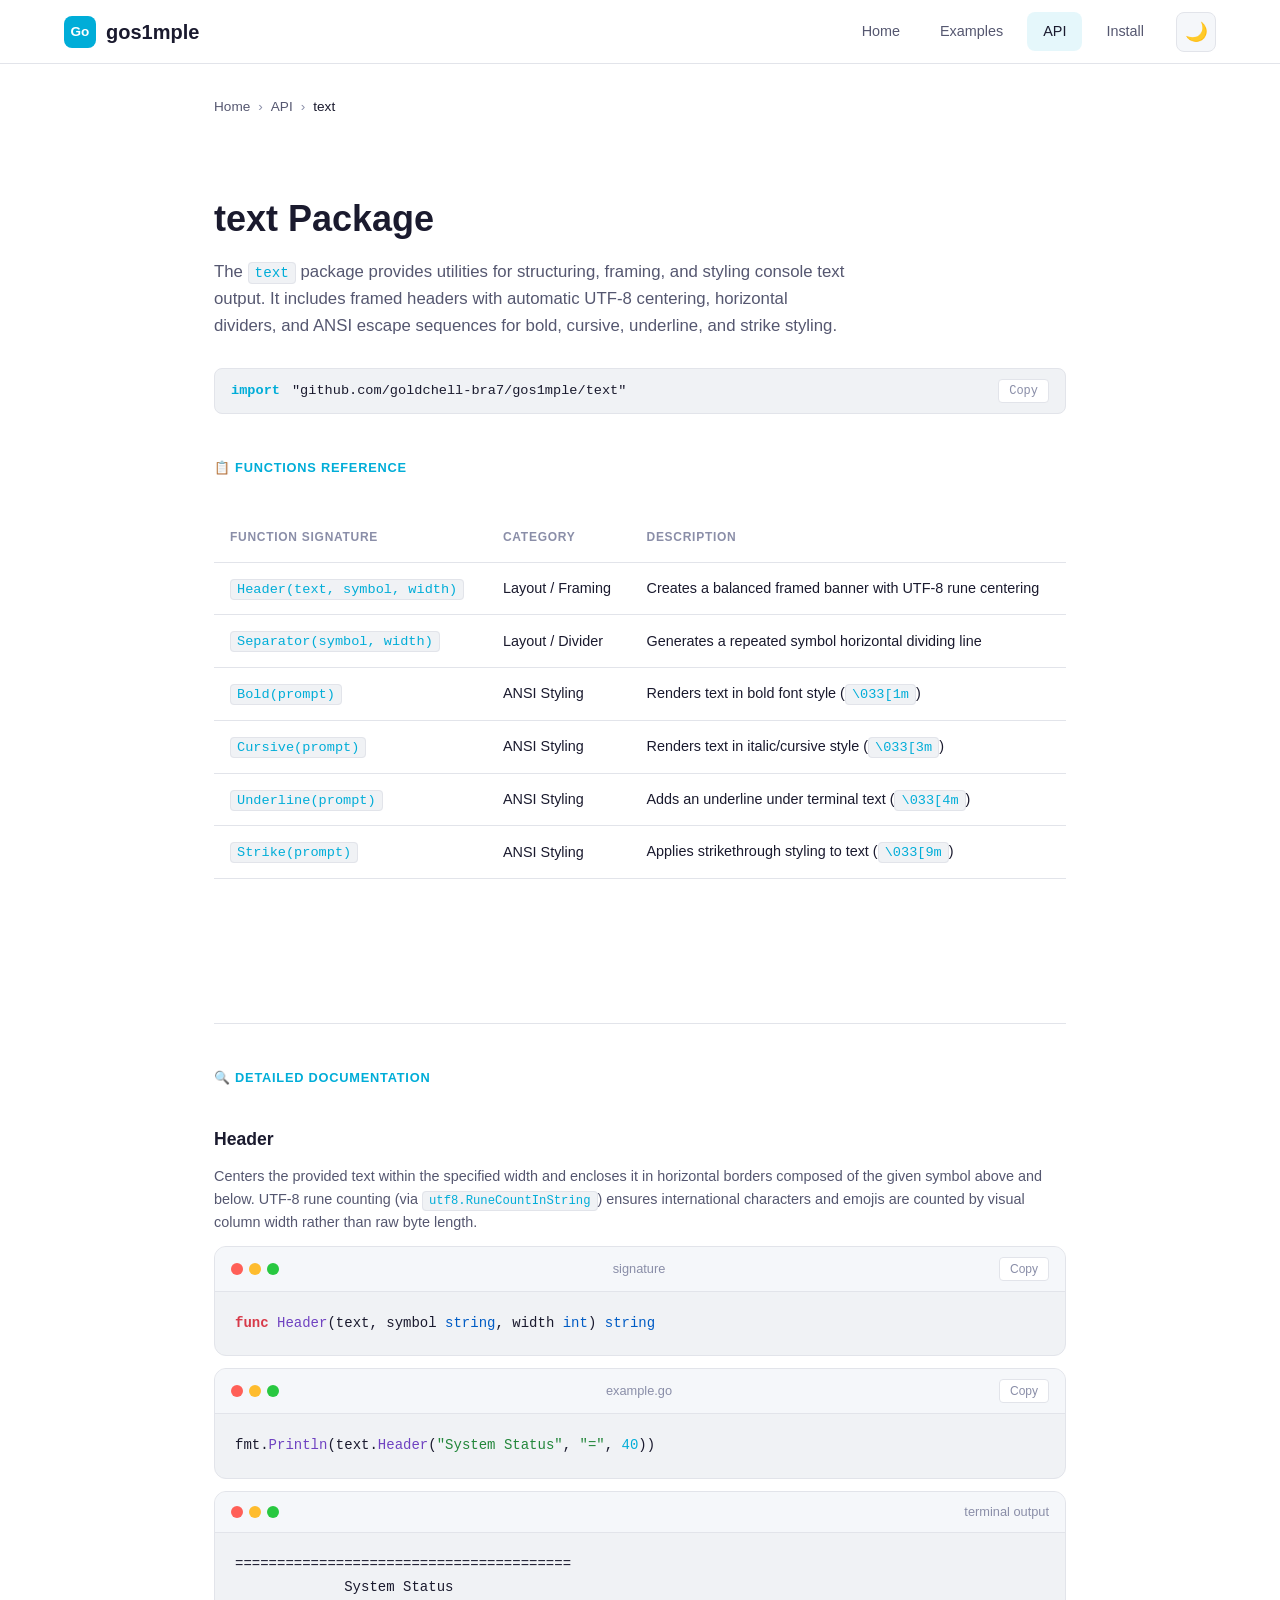
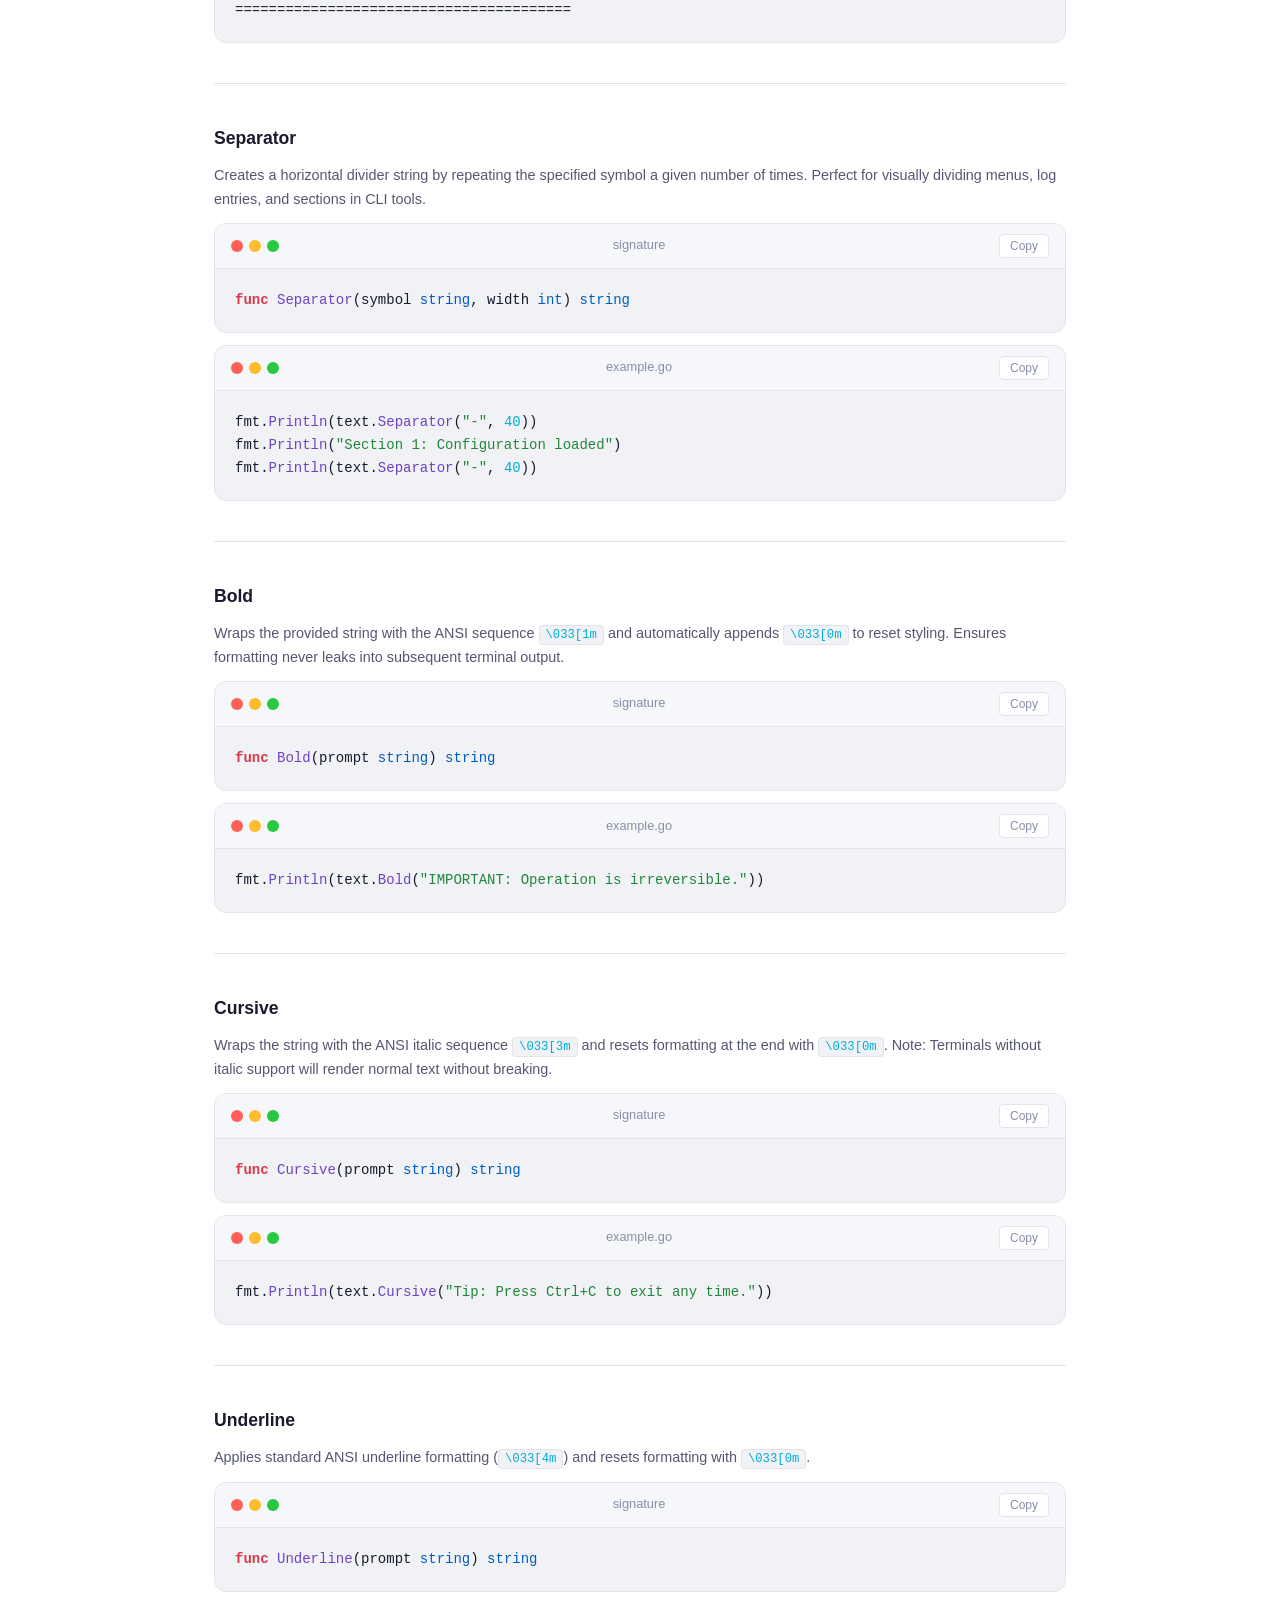
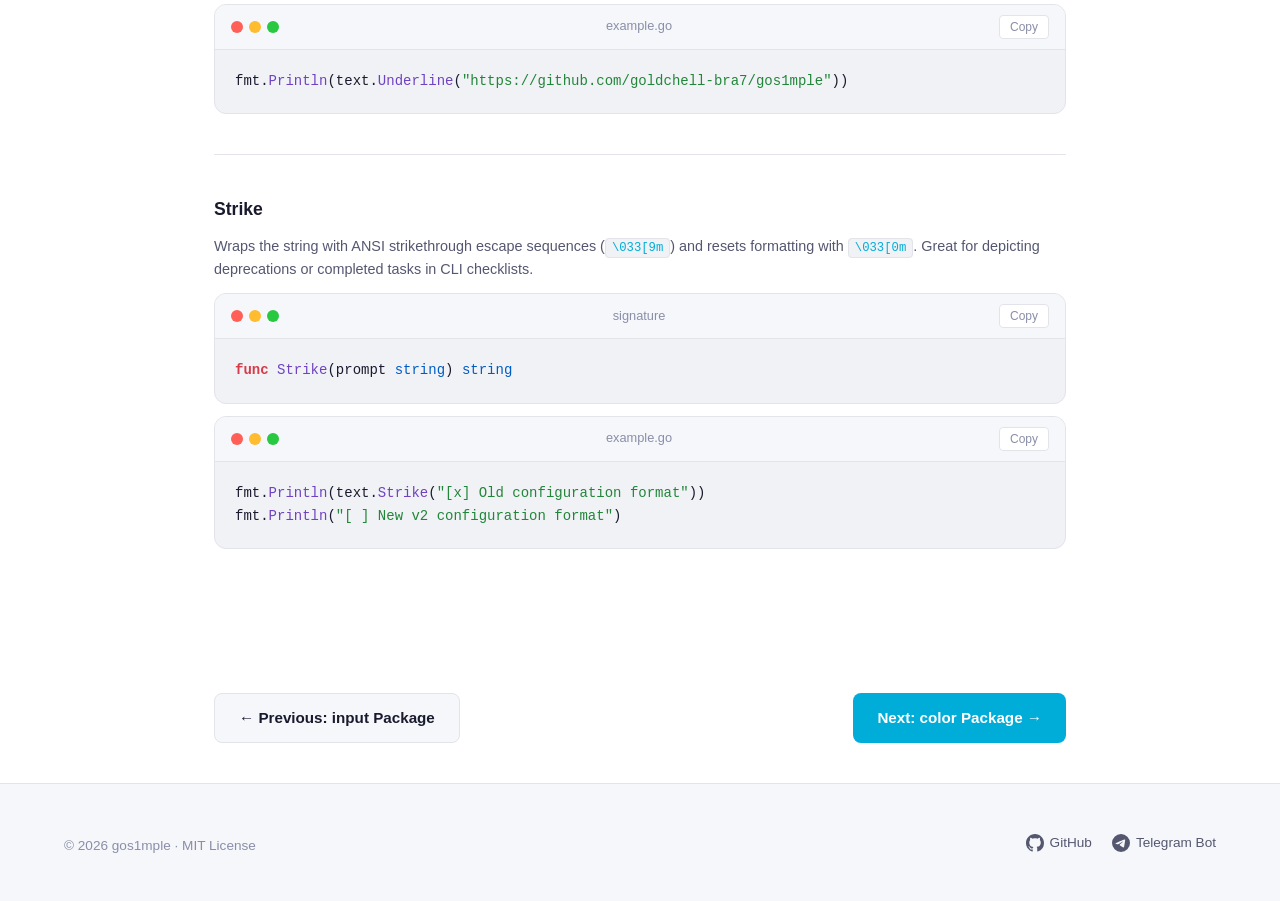
<file: docs/api/text/index.html>
<!DOCTYPE html>
<html lang="en">
<head>
  <meta charset="UTF-8">
  <meta name="viewport" content="width=device-width, initial-scale=1.0">
  <title>text Package — gos1mple Documentation</title>
  <meta name="description" content="Detailed documentation and styling examples for the gos1mple text package.">
  <script>
    (function(){try{var t=new URLSearchParams(window.location.search).get('theme')||localStorage.getItem('gos1mple-theme')||sessionStorage.getItem('gos1mple-theme')||(document.cookie.match(/(?:^|;\s*)gos1mple-theme=([^;]+)/)||[])[1];if(!t&&window.matchMedia&&window.matchMedia('(prefers-color-scheme: dark)').matches){t='dark';}document.documentElement.setAttribute('data-theme',t==='dark'?'dark':'light');}catch(e){}})();
  </script>
  <link rel="stylesheet" href="../../css/style.css">
  <script src="../../js/main.js" defer></script>
</head>
<body>

  <!-- ─── Navigation ──────────────────────────────────────── -->
  <nav class="nav" role="navigation" aria-label="Main navigation">
    <div class="nav__inner">
      <a href="../../" class="nav__logo">
        <div class="nav__logo-icon">Go</div>
        gos1mple
      </a>

      <button class="nav__hamburger" aria-label="Toggle menu">
        <span></span><span></span><span></span>
      </button>

      <ul class="nav__links">
        <li><a href="../../" class="nav__link">Home</a></li>
        <li><a href="../../examples/" class="nav__link">Examples</a></li>
        <li><a href="../" class="nav__link nav__link--active">API</a></li>
        <li><a href="../../install/" class="nav__link" data-modal="install">Install</a></li>
        <li><button class="theme-toggle" aria-label="Toggle theme">🌙</button></li>
      </ul>
    </div>
  </nav>

  <main>
    <div class="container container--narrow">
      <!-- Breadcrumb -->
      <div class="breadcrumb">
        <a href="../../">Home</a>
        <span class="breadcrumb__sep">›</span>
        <a href="../">API</a>
        <span class="breadcrumb__sep">›</span>
        <span>text</span>
      </div>

      <div class="page-header">
        <h1 class="page-header__title">text Package</h1>
        <p class="page-header__desc">
          The <code>text</code> package provides utilities for structuring, framing, and styling console text output. It includes framed headers with automatic UTF-8 centering, horizontal dividers, and ANSI escape sequences for bold, cursive, underline, and strike styling.
        </p>
      </div>

      <!-- Quick Import Bar -->
      <div class="install-cmd" style="margin: 28px 0 40px;">
        <span class="install-cmd__prefix">import</span>
        <span class="install-cmd__text">"github.com/goldchell-bra7/gos1mple/text"</span>
        <button class="install-cmd__copy" data-copy='import "github.com/goldchell-bra7/gos1mple/text"'>Copy</button>
      </div>

      <!-- ─── Functions Overview Table ──────────────────────── -->
      <section class="section" style="padding-top:0;">
        <span class="section__label">📋 Functions Reference</span>
        <table class="api-table">
          <thead>
            <tr>
              <th>Function Signature</th>
              <th>Category</th>
              <th>Description</th>
            </tr>
          </thead>
          <tbody>
            <tr>
              <td><code><a href="#header">Header</a>(text, symbol, width)</code></td>
              <td>Layout / Framing</td>
              <td>Creates a balanced framed banner with UTF-8 rune centering</td>
            </tr>
            <tr>
              <td><code><a href="#separator">Separator</a>(symbol, width)</code></td>
              <td>Layout / Divider</td>
              <td>Generates a repeated symbol horizontal dividing line</td>
            </tr>
            <tr>
              <td><code><a href="#bold">Bold</a>(prompt)</code></td>
              <td>ANSI Styling</td>
              <td>Renders text in bold font style (<code>\033[1m</code>)</td>
            </tr>
            <tr>
              <td><code><a href="#cursive">Cursive</a>(prompt)</code></td>
              <td>ANSI Styling</td>
              <td>Renders text in italic/cursive style (<code>\033[3m</code>)</td>
            </tr>
            <tr>
              <td><code><a href="#underline">Underline</a>(prompt)</code></td>
              <td>ANSI Styling</td>
              <td>Adds an underline under terminal text (<code>\033[4m</code>)</td>
            </tr>
            <tr>
              <td><code><a href="#strike">Strike</a>(prompt)</code></td>
              <td>ANSI Styling</td>
              <td>Applies strikethrough styling to text (<code>\033[9m</code>)</td>
            </tr>
          </tbody>
        </table>
      </section>

      <div class="divider"></div>

      <!-- ─── Detailed Function Documentation ────────────────── -->
      <section class="section" style="padding-top:0;">
        <span class="section__label">🔍 Detailed Documentation</span>

        <!-- Header -->
        <div class="source-block" id="header">
          <h3 class="source-block__title">Header</h3>
          <p class="source-block__desc">
            Centers the provided text within the specified width and encloses it in horizontal borders composed of the given symbol above and below. UTF-8 rune counting (via <code>utf8.RuneCountInString</code>) ensures international characters and emojis are counted by visual column width rather than raw byte length.
          </p>
          <div class="code-block" style="margin-bottom: 12px;">
            <div class="code-block__header">
              <div class="code-block__dots">
                <span class="code-block__dot code-block__dot--red"></span>
                <span class="code-block__dot code-block__dot--yellow"></span>
                <span class="code-block__dot code-block__dot--green"></span>
              </div>
              <span>signature</span>
              <button class="code-block__copy" data-copy="func Header(text, symbol string, width int) string">Copy</button>
            </div>
<pre><code><span class="kw">func</span> <span class="fn">Header</span>(text, symbol <span class="tp">string</span>, width <span class="tp">int</span>) <span class="tp">string</span></code></pre>
          </div>
          <div class="code-block" style="margin-bottom: 12px;">
            <div class="code-block__header">
              <div class="code-block__dots">
                <span class="code-block__dot code-block__dot--red"></span>
                <span class="code-block__dot code-block__dot--yellow"></span>
                <span class="code-block__dot code-block__dot--green"></span>
              </div>
              <span>example.go</span>
              <button class="code-block__copy" data-copy='fmt.Println(text.Header("System Status", "=", 40))'>Copy</button>
            </div>
<pre><code>fmt.<span class="fn">Println</span>(text.<span class="fn">Header</span>(<span class="str">"System Status"</span>, <span class="str">"="</span>, <span class="num">40</span>))</code></pre>
          </div>
          <div class="code-block">
            <div class="code-block__header">
              <div class="code-block__dots">
                <span class="code-block__dot code-block__dot--red"></span>
                <span class="code-block__dot code-block__dot--yellow"></span>
                <span class="code-block__dot code-block__dot--green"></span>
              </div>
              <span>terminal output</span>
            </div>
<pre><code>========================================
             System Status              
========================================</code></pre>
          </div>
        </div>

        <div class="divider"></div>

        <!-- Separator -->
        <div class="source-block" id="separator">
          <h3 class="source-block__title">Separator</h3>
          <p class="source-block__desc">
            Creates a horizontal divider string by repeating the specified symbol a given number of times. Perfect for visually dividing menus, log entries, and sections in CLI tools.
          </p>
          <div class="code-block" style="margin-bottom: 12px;">
            <div class="code-block__header">
              <div class="code-block__dots">
                <span class="code-block__dot code-block__dot--red"></span>
                <span class="code-block__dot code-block__dot--yellow"></span>
                <span class="code-block__dot code-block__dot--green"></span>
              </div>
              <span>signature</span>
              <button class="code-block__copy" data-copy="func Separator(symbol string, width int) string">Copy</button>
            </div>
<pre><code><span class="kw">func</span> <span class="fn">Separator</span>(symbol <span class="tp">string</span>, width <span class="tp">int</span>) <span class="tp">string</span></code></pre>
          </div>
          <div class="code-block">
            <div class="code-block__header">
              <div class="code-block__dots">
                <span class="code-block__dot code-block__dot--red"></span>
                <span class="code-block__dot code-block__dot--yellow"></span>
                <span class="code-block__dot code-block__dot--green"></span>
              </div>
              <span>example.go</span>
              <button class="code-block__copy" data-copy='fmt.Println(text.Separator("-", 40))'>Copy</button>
            </div>
<pre><code>fmt.<span class="fn">Println</span>(text.<span class="fn">Separator</span>(<span class="str">"-"</span>, <span class="num">40</span>))
fmt.<span class="fn">Println</span>(<span class="str">"Section 1: Configuration loaded"</span>)
fmt.<span class="fn">Println</span>(text.<span class="fn">Separator</span>(<span class="str">"-"</span>, <span class="num">40</span>))</code></pre>
          </div>
        </div>

        <div class="divider"></div>

        <!-- Bold -->
        <div class="source-block" id="bold">
          <h3 class="source-block__title">Bold</h3>
          <p class="source-block__desc">
            Wraps the provided string with the ANSI sequence <code>\033[1m</code> and automatically appends <code>\033[0m</code> to reset styling. Ensures formatting never leaks into subsequent terminal output.
          </p>
          <div class="code-block" style="margin-bottom: 12px;">
            <div class="code-block__header">
              <div class="code-block__dots">
                <span class="code-block__dot code-block__dot--red"></span>
                <span class="code-block__dot code-block__dot--yellow"></span>
                <span class="code-block__dot code-block__dot--green"></span>
              </div>
              <span>signature</span>
              <button class="code-block__copy" data-copy="func Bold(prompt string) string">Copy</button>
            </div>
<pre><code><span class="kw">func</span> <span class="fn">Bold</span>(prompt <span class="tp">string</span>) <span class="tp">string</span></code></pre>
          </div>
          <div class="code-block">
            <div class="code-block__header">
              <div class="code-block__dots">
                <span class="code-block__dot code-block__dot--red"></span>
                <span class="code-block__dot code-block__dot--yellow"></span>
                <span class="code-block__dot code-block__dot--green"></span>
              </div>
              <span>example.go</span>
              <button class="code-block__copy" data-copy='fmt.Println(text.Bold("IMPORTANT: Operation is irreversible."))'>Copy</button>
            </div>
<pre><code>fmt.<span class="fn">Println</span>(text.<span class="fn">Bold</span>(<span class="str">"IMPORTANT: Operation is irreversible."</span>))</code></pre>
          </div>
        </div>

        <div class="divider"></div>

        <!-- Cursive -->
        <div class="source-block" id="cursive">
          <h3 class="source-block__title">Cursive</h3>
          <p class="source-block__desc">
            Wraps the string with the ANSI italic sequence <code>\033[3m</code> and resets formatting at the end with <code>\033[0m</code>. Note: Terminals without italic support will render normal text without breaking.
          </p>
          <div class="code-block" style="margin-bottom: 12px;">
            <div class="code-block__header">
              <div class="code-block__dots">
                <span class="code-block__dot code-block__dot--red"></span>
                <span class="code-block__dot code-block__dot--yellow"></span>
                <span class="code-block__dot code-block__dot--green"></span>
              </div>
              <span>signature</span>
              <button class="code-block__copy" data-copy="func Cursive(prompt string) string">Copy</button>
            </div>
<pre><code><span class="kw">func</span> <span class="fn">Cursive</span>(prompt <span class="tp">string</span>) <span class="tp">string</span></code></pre>
          </div>
          <div class="code-block">
            <div class="code-block__header">
              <div class="code-block__dots">
                <span class="code-block__dot code-block__dot--red"></span>
                <span class="code-block__dot code-block__dot--yellow"></span>
                <span class="code-block__dot code-block__dot--green"></span>
              </div>
              <span>example.go</span>
              <button class="code-block__copy" data-copy='fmt.Println(text.Cursive("Tip: Press Ctrl+C to exit any time."))'>Copy</button>
            </div>
<pre><code>fmt.<span class="fn">Println</span>(text.<span class="fn">Cursive</span>(<span class="str">"Tip: Press Ctrl+C to exit any time."</span>))</code></pre>
          </div>
        </div>

        <div class="divider"></div>

        <!-- Underline -->
        <div class="source-block" id="underline">
          <h3 class="source-block__title">Underline</h3>
          <p class="source-block__desc">
            Applies standard ANSI underline formatting (<code>\033[4m</code>) and resets formatting with <code>\033[0m</code>.
          </p>
          <div class="code-block" style="margin-bottom: 12px;">
            <div class="code-block__header">
              <div class="code-block__dots">
                <span class="code-block__dot code-block__dot--red"></span>
                <span class="code-block__dot code-block__dot--yellow"></span>
                <span class="code-block__dot code-block__dot--green"></span>
              </div>
              <span>signature</span>
              <button class="code-block__copy" data-copy="func Underline(prompt string) string">Copy</button>
            </div>
<pre><code><span class="kw">func</span> <span class="fn">Underline</span>(prompt <span class="tp">string</span>) <span class="tp">string</span></code></pre>
          </div>
          <div class="code-block">
            <div class="code-block__header">
              <div class="code-block__dots">
                <span class="code-block__dot code-block__dot--red"></span>
                <span class="code-block__dot code-block__dot--yellow"></span>
                <span class="code-block__dot code-block__dot--green"></span>
              </div>
              <span>example.go</span>
              <button class="code-block__copy" data-copy='fmt.Println(text.Underline("https://github.com/goldchell-bra7/gos1mple"))'>Copy</button>
            </div>
<pre><code>fmt.<span class="fn">Println</span>(text.<span class="fn">Underline</span>(<span class="str">"https://github.com/goldchell-bra7/gos1mple"</span>))</code></pre>
          </div>
        </div>

        <div class="divider"></div>

        <!-- Strike -->
        <div class="source-block" id="strike">
          <h3 class="source-block__title">Strike</h3>
          <p class="source-block__desc">
            Wraps the string with ANSI strikethrough escape sequences (<code>\033[9m</code>) and resets formatting with <code>\033[0m</code>. Great for depicting deprecations or completed tasks in CLI checklists.
          </p>
          <div class="code-block" style="margin-bottom: 12px;">
            <div class="code-block__header">
              <div class="code-block__dots">
                <span class="code-block__dot code-block__dot--red"></span>
                <span class="code-block__dot code-block__dot--yellow"></span>
                <span class="code-block__dot code-block__dot--green"></span>
              </div>
              <span>signature</span>
              <button class="code-block__copy" data-copy="func Strike(prompt string) string">Copy</button>
            </div>
<pre><code><span class="kw">func</span> <span class="fn">Strike</span>(prompt <span class="tp">string</span>) <span class="tp">string</span></code></pre>
          </div>
          <div class="code-block">
            <div class="code-block__header">
              <div class="code-block__dots">
                <span class="code-block__dot code-block__dot--red"></span>
                <span class="code-block__dot code-block__dot--yellow"></span>
                <span class="code-block__dot code-block__dot--green"></span>
              </div>
              <span>example.go</span>
              <button class="code-block__copy" data-copy='fmt.Println(text.Strike("[x] Old configuration format"))'>Copy</button>
            </div>
<pre><code>fmt.<span class="fn">Println</span>(text.<span class="fn">Strike</span>(<span class="str">"[x] Old configuration format"</span>))
fmt.<span class="fn">Println</span>(<span class="str">"[ ] New v2 configuration format"</span>)</code></pre>
          </div>
        </div>
      </section>

      <!-- Navigation links between packages -->
      <div style="display:flex; justify-content:space-between; margin:40px 0;">
        <a href="../input/" class="btn btn--secondary">← Previous: input Package</a>
        <a href="../color/" class="btn btn--primary">Next: color Package →</a>
      </div>

    </div>
  </main>

  <!-- ─── Footer ──────────────────────────────────────────── -->
  <footer class="footer">
    <div class="container">
      <div class="footer__inner">
        <span class="footer__copy">© 2026 gos1mple · MIT License</span>
        <ul class="footer__links">
          <li>
            <a href="https://github.com/goldchell-bra7" target="_blank" rel="noopener" class="footer__link">
              <svg viewBox="0 0 16 16" xmlns="http://www.w3.org/2000/svg"><path d="M8 0C3.58 0 0 3.58 0 8c0 3.54 2.29 6.53 5.47 7.59.4.07.55-.17.55-.38 0-.19-.01-.82-.01-1.49-2.01.37-2.53-.49-2.69-.94-.09-.23-.48-.94-.82-1.13-.28-.15-.68-.52-.01-.53.63-.01 1.08.58 1.23.82.72 1.21 1.87.87 2.33.66.07-.52.28-.87.51-1.07-1.78-.2-3.64-.89-3.64-3.95 0-.87.31-1.59.82-2.15-.08-.2-.36-1.02.08-2.12 0 0 .67-.21 2.2.82.64-.18 1.32-.27 2-.27.68 0 1.36.09 2 .27 1.53-1.04 2.2-.82 2.2-.82.44 1.1.16 1.92.08 2.12.51.56.82 1.27.82 2.15 0 3.07-1.87 3.75-3.65 3.95.29.25.54.73.54 1.48 0 1.07-.01 1.93-.01 2.2 0 .21.15.46.55.38A8.013 8.013 0 0016 8c0-4.42-3.58-8-8-8z"/></svg>
              GitHub
            </a>
          </li>
          <li>
            <a href="https://t.me/jarik_direct_bot" target="_blank" rel="noopener" class="footer__link">
              <svg viewBox="0 0 24 24" xmlns="http://www.w3.org/2000/svg"><path d="M11.944 0A12 12 0 0 0 0 12a12 12 0 0 0 12 12 12 12 0 0 0 12-12A12 12 0 0 0 12 0a12 12 0 0 0-.056 0zm4.962 7.224c.1-.002.321.023.465.14a.506.506 0 0 1 .171.325c.016.093.036.306.02.472-.18 1.898-.962 6.502-1.36 8.627-.168.9-.499 1.201-.82 1.23-.696.065-1.225-.46-1.9-.902-1.056-.693-1.653-1.124-2.678-1.8-1.185-.78-.417-1.21.258-1.91.177-.184 3.247-2.977 3.307-3.23.007-.032.014-.15-.056-.212s-.174-.041-.249-.024c-.106.024-1.793 1.14-5.061 3.345-.48.33-.913.49-1.302.48-.428-.008-1.252-.241-1.865-.44-.752-.245-1.349-.374-1.297-.789.027-.216.325-.437.893-.663 3.498-1.524 5.83-2.529 6.998-3.014 3.332-1.386 4.025-1.627 4.476-1.635z"/></svg>
              Telegram Bot
            </a>
          </li>
        </ul>
      </div>
    </div>
  </footer>

  <!-- ─── Install Modal ───────────────────────────────────── -->
  <div class="modal-overlay">
    <div class="modal">
      <div class="modal__titlebar">
        <div class="modal__dots">
          <span class="modal__dot modal__dot--red"></span>
          <span class="modal__dot modal__dot--yellow"></span>
          <span class="modal__dot modal__dot--green"></span>
        </div>
        <span class="modal__titlebar-text">Install gos1mple</span>
      </div>
      <div class="modal__body">
        <h3>Quick Installation</h3>
        <p>Get started with gos1mple in your Go project.</p>
        <div class="modal__step">
          <div class="modal__step-num">1</div>
          <div class="modal__step-content">
            <p>Download latest version</p>
            <div class="install-cmd">
              <span class="install-cmd__prefix">$</span>
              <span class="install-cmd__text">go get github.com/goldchell-bra7/gos1mple@latest</span>
              <button class="install-cmd__copy" data-copy="go get github.com/goldchell-bra7/gos1mple@latest">Copy</button>
            </div>
          </div>
        </div>
        <div class="modal__step">
          <div class="modal__step-num">2</div>
          <div class="modal__step-content">
            <p>Import package</p>
            <div class="code-block">
              <div class="code-block__header">
                <div class="code-block__dots">
                  <span class="code-block__dot code-block__dot--red"></span>
                  <span class="code-block__dot code-block__dot--yellow"></span>
                  <span class="code-block__dot code-block__dot--green"></span>
                </div>
                <span>main.go</span>
                <button class="code-block__copy" data-copy='import "github.com/goldchell-bra7/gos1mple/text"'>Copy</button>
              </div>
<pre><code><span class="kw">import</span> <span class="str">"github.com/goldchell-bra7/gos1mple/text"</span></code></pre>
            </div>
          </div>
        </div>
      </div>
      <div class="modal__footer">
        <button class="btn btn--primary btn--sm" data-close-modal>Done</button>
      </div>
    </div>
  </div>

</body>
</html>
</file>
<file: docs/css/style.css>
/* ============================================================
   gos1mple — Documentation Website Stylesheet
   ============================================================ */

/* ── CSS Variables (Light Theme — default) ──────────────────── */
:root,
[data-theme="light"] {
  /* surfaces */
  --bg:              #ffffff;
  --bg-secondary:    #f5f7fa;
  --bg-code:         #f0f2f5;
  --bg-card:         #ffffff;
  --bg-modal:        #ffffff;
  --bg-nav:          rgba(255, 255, 255, 0.82);

  /* text */
  --text-primary:    #1a1a2e;
  --text-secondary:  #555770;
  --text-muted:      #8a8ea8;
  --text-inverse:    #ffffff;

  /* accents */
  --accent:          #00add8;
  --accent-hover:    #0097be;
  --accent-soft:     rgba(0, 173, 216, 0.10);

  /* borders & shadows */
  --border:          #e2e4ea;
  --border-light:    #eef0f4;
  --shadow-sm:       0 1px 3px rgba(0, 0, 0, 0.06);
  --shadow-md:       0 4px 16px rgba(0, 0, 0, 0.08);
  --shadow-lg:       0 12px 48px rgba(0, 0, 0, 0.12);
  --shadow-modal:    0 24px 80px rgba(0, 0, 0, 0.18);

  /* code */
  --code-keyword:    #d73a49;
  --code-string:     #22863a;
  --code-comment:    #6a737d;
  --code-func:       #6f42c1;
  --code-type:       #005cc5;

  /* misc */
  --radius:          12px;
  --radius-sm:       8px;
  --radius-xs:       4px;
  --nav-height:      64px;
  --transition:      0.25s cubic-bezier(0.4, 0, 0.2, 1);
}

/* ── Dark Theme ─────────────────────────────────────────────── */
[data-theme="dark"] {
  --bg:              #0d1117;
  --bg-secondary:    #161b22;
  --bg-code:         #1c2129;
  --bg-card:         #161b22;
  --bg-modal:        #1c2129;
  --bg-nav:          rgba(13, 17, 23, 0.88);

  --text-primary:    #e6edf3;
  --text-secondary:  #8b949e;
  --text-muted:      #636c76;
  --text-inverse:    #0d1117;

  --accent:          #58a6ff;
  --accent-hover:    #79b8ff;
  --accent-soft:     rgba(88, 166, 255, 0.10);

  --border:          #30363d;
  --border-light:    #21262d;
  --shadow-sm:       0 1px 3px rgba(0, 0, 0, 0.20);
  --shadow-md:       0 4px 16px rgba(0, 0, 0, 0.30);
  --shadow-lg:       0 12px 48px rgba(0, 0, 0, 0.40);
  --shadow-modal:    0 24px 80px rgba(0, 0, 0, 0.55);

  --code-keyword:    #ff7b72;
  --code-string:     #a5d6ff;
  --code-comment:    #8b949e;
  --code-func:       #d2a8ff;
  --code-type:       #79c0ff;
}

/* ── Reset & Base ───────────────────────────────────────────── */
*, *::before, *::after {
  margin: 0;
  padding: 0;
  box-sizing: border-box;
}

html {
  scroll-behavior: smooth;
  scroll-padding-top: calc(var(--nav-height) + 24px);
}

body {
  font-family: -apple-system, BlinkMacSystemFont, "Segoe UI", Roboto,
               "Helvetica Neue", Arial, sans-serif;
  background: var(--bg);
  color: var(--text-primary);
  line-height: 1.6;
  transition: background var(--transition), color var(--transition);
  -webkit-font-smoothing: antialiased;
}

a { color: var(--accent); text-decoration: none; transition: color var(--transition); }
a:hover { color: var(--accent-hover); }

img { max-width: 100%; height: auto; }

code, pre {
  font-family: "SF Mono", "Fira Code", "JetBrains Mono", "Cascadia Code",
               Menlo, Monaco, Consolas, monospace;
}

/* ── Navigation ─────────────────────────────────────────────── */
.nav {
  position: fixed;
  top: 0;
  left: 0;
  right: 0;
  z-index: 1000;
  height: var(--nav-height);
  background: var(--bg-nav);
  backdrop-filter: blur(16px);
  -webkit-backdrop-filter: blur(16px);
  border-bottom: 1px solid var(--border);
  transition: background var(--transition), border-color var(--transition);
}

.nav__inner {
  max-width: 1200px;
  margin: 0 auto;
  padding: 0 24px;
  height: 100%;
  display: flex;
  align-items: center;
  justify-content: space-between;
}

.nav__logo {
  display: flex;
  align-items: center;
  gap: 10px;
  font-size: 1.25rem;
  font-weight: 700;
  color: var(--text-primary);
  text-decoration: none;
}

.nav__logo-icon {
  width: 32px;
  height: 32px;
  background: var(--accent);
  border-radius: 8px;
  display: flex;
  align-items: center;
  justify-content: center;
  color: #fff;
  font-weight: 800;
  font-size: 0.85rem;
}

.nav__links {
  display: flex;
  align-items: center;
  gap: 8px;
  list-style: none;
}

.nav__link {
  display: inline-flex;
  align-items: center;
  padding: 8px 16px;
  border-radius: var(--radius-sm);
  font-size: 0.9rem;
  font-weight: 500;
  color: var(--text-secondary);
  transition: color var(--transition), background var(--transition);
}

.nav__link:hover,
.nav__link--active {
  color: var(--text-primary);
  background: var(--accent-soft);
}

/* Theme Toggle */
.theme-toggle {
  width: 40px;
  height: 40px;
  border: 1px solid var(--border);
  border-radius: var(--radius-sm);
  background: var(--bg-secondary);
  cursor: pointer;
  display: flex;
  align-items: center;
  justify-content: center;
  font-size: 1.15rem;
  transition: all var(--transition);
  color: var(--text-secondary);
  margin-left: 8px;
}

.theme-toggle:hover {
  border-color: var(--accent);
  color: var(--accent);
  background: var(--accent-soft);
}

/* Mobile menu toggle */
.nav__hamburger {
  display: none;
  width: 40px;
  height: 40px;
  border: 1px solid var(--border);
  border-radius: var(--radius-sm);
  background: var(--bg-secondary);
  cursor: pointer;
  flex-direction: column;
  align-items: center;
  justify-content: center;
  gap: 4px;
  transition: all var(--transition);
}

.nav__hamburger span {
  display: block;
  width: 18px;
  height: 2px;
  background: var(--text-secondary);
  border-radius: 1px;
  transition: all var(--transition);
}

/* ── Container ──────────────────────────────────────────────── */
.container {
  max-width: 1200px;
  margin: 0 auto;
  padding: 0 24px;
}

.container--narrow {
  max-width: 900px;
}

/* ── Main ───────────────────────────────────────────────────── */
main {
  padding-top: var(--nav-height);
}

/* ── Section ────────────────────────────────────────────────── */
.section {
  padding: 80px 0;
}

.section--alt {
  background: var(--bg-secondary);
}

.section__label {
  display: inline-flex;
  align-items: center;
  gap: 6px;
  font-size: 0.8rem;
  font-weight: 600;
  letter-spacing: 0.06em;
  text-transform: uppercase;
  color: var(--accent);
  margin-bottom: 12px;
}

.section__title {
  font-size: 2rem;
  font-weight: 700;
  margin-bottom: 16px;
  line-height: 1.25;
}

.section__desc {
  font-size: 1.05rem;
  color: var(--text-secondary);
  max-width: 640px;
  margin-bottom: 40px;
}

/* ── Hero ───────────────────────────────────────────────────── */
.hero {
  padding: 120px 0 80px;
  text-align: center;
  position: relative;
  overflow: hidden;
}

.hero__badge {
  display: inline-flex;
  align-items: center;
  gap: 8px;
  padding: 6px 16px;
  border-radius: 100px;
  border: 1px solid var(--border);
  background: var(--bg-secondary);
  font-size: 0.82rem;
  font-weight: 500;
  color: var(--text-secondary);
  margin-bottom: 32px;
}

.hero__badge-dot {
  width: 8px;
  height: 8px;
  border-radius: 50%;
  background: #3fb950;
}

.hero__title {
  font-size: clamp(2.5rem, 5vw, 4rem);
  font-weight: 800;
  line-height: 1.1;
  margin-bottom: 20px;
  letter-spacing: -0.02em;
}

.hero__title span {
  background: linear-gradient(135deg, var(--accent), #7c3aed);
  -webkit-background-clip: text;
  -webkit-text-fill-color: transparent;
  background-clip: text;
}

.hero__subtitle {
  font-size: 1.2rem;
  color: var(--text-secondary);
  max-width: 560px;
  margin: 0 auto 40px;
  line-height: 1.6;
}

.hero__actions {
  display: flex;
  gap: 12px;
  justify-content: center;
  flex-wrap: wrap;
}

.hero__gopher {
  margin-top: 56px;
  border-radius: var(--radius);
  box-shadow: var(--shadow-lg);
  max-width: 720px;
}

/* ── Buttons ────────────────────────────────────────────────── */
.btn {
  display: inline-flex;
  align-items: center;
  gap: 8px;
  padding: 12px 24px;
  border-radius: var(--radius-sm);
  font-size: 0.95rem;
  font-weight: 600;
  border: none;
  cursor: pointer;
  transition: all var(--transition);
  text-decoration: none;
}

.btn--primary {
  background: var(--accent);
  color: #fff;
}

.btn--primary:hover {
  background: var(--accent-hover);
  color: #fff;
  transform: translateY(-1px);
  box-shadow: 0 4px 12px rgba(0, 173, 216, 0.3);
}

.btn--secondary {
  background: var(--bg-secondary);
  border: 1px solid var(--border);
  color: var(--text-primary);
}

.btn--secondary:hover {
  border-color: var(--accent);
  color: var(--accent);
  background: var(--accent-soft);
}

.btn--sm {
  padding: 8px 16px;
  font-size: 0.85rem;
}

/* ── Code Blocks ────────────────────────────────────────────── */
.code-block {
  position: relative;
  background: var(--bg-code);
  border: 1px solid var(--border);
  border-radius: var(--radius);
  overflow: hidden;
  transition: border-color var(--transition), background var(--transition);
}

.code-block__header {
  display: flex;
  align-items: center;
  justify-content: space-between;
  padding: 10px 16px;
  background: var(--bg-secondary);
  border-bottom: 1px solid var(--border);
  font-size: 0.8rem;
  color: var(--text-muted);
}

.code-block__dots {
  display: flex;
  gap: 6px;
}

.code-block__dot {
  width: 12px;
  height: 12px;
  border-radius: 50%;
}

.code-block__dot--red    { background: #ff5f57; }
.code-block__dot--yellow { background: #febc2e; }
.code-block__dot--green  { background: #28c840; }

.code-block__copy {
  padding: 4px 10px;
  border-radius: var(--radius-xs);
  border: 1px solid var(--border);
  background: var(--bg);
  color: var(--text-muted);
  font-size: 0.75rem;
  cursor: pointer;
  transition: all var(--transition);
}

.code-block__copy:hover {
  border-color: var(--accent);
  color: var(--accent);
}

.code-block pre {
  padding: 20px;
  overflow-x: auto;
  font-size: 0.875rem;
  line-height: 1.65;
  tab-size: 4;
}

.code-block code {
  color: var(--text-primary);
}

/* Inline code */
:not(pre) > code {
  background: var(--bg-code);
  border: 1px solid var(--border);
  padding: 2px 6px;
  border-radius: var(--radius-xs);
  font-size: 0.85em;
  color: var(--accent);
}

/* Syntax Highlighting classes */
.kw { color: var(--code-keyword); font-weight: 600; }
.str { color: var(--code-string); }
.cm { color: var(--code-comment); font-style: italic; }
.fn { color: var(--code-func); }
.tp { color: var(--code-type); }
.num { color: var(--accent); }

/* ── Cards ──────────────────────────────────────────────────── */
.card-grid {
  display: grid;
  grid-template-columns: repeat(auto-fill, minmax(320px, 1fr));
  gap: 20px;
}

.card {
  background: var(--bg-card);
  border: 1px solid var(--border);
  border-radius: var(--radius);
  padding: 28px;
  transition: all var(--transition);
  text-decoration: none;
  color: inherit;
  display: block;
}

.card:hover {
  border-color: var(--accent);
  box-shadow: var(--shadow-md);
  transform: translateY(-2px);
  color: inherit;
}

.card__icon {
  width: 48px;
  height: 48px;
  border-radius: var(--radius-sm);
  background: var(--accent-soft);
  display: flex;
  align-items: center;
  justify-content: center;
  font-size: 1.4rem;
  margin-bottom: 16px;
}

.card__title {
  font-size: 1.15rem;
  font-weight: 600;
  margin-bottom: 8px;
}

.card__desc {
  font-size: 0.9rem;
  color: var(--text-secondary);
  line-height: 1.55;
}

.card__tag {
  display: inline-block;
  margin-top: 12px;
  padding: 4px 10px;
  border-radius: 100px;
  font-size: 0.75rem;
  font-weight: 500;
  background: var(--accent-soft);
  color: var(--accent);
}

/* ── API Table ──────────────────────────────────────────────── */
.api-table {
  width: 100%;
  border-collapse: collapse;
  margin: 24px 0;
}

.api-table th,
.api-table td {
  text-align: left;
  padding: 14px 16px;
  border-bottom: 1px solid var(--border);
  font-size: 0.9rem;
}

.api-table th {
  font-weight: 600;
  color: var(--text-muted);
  text-transform: uppercase;
  font-size: 0.75rem;
  letter-spacing: 0.06em;
}

.api-table td code {
  font-size: 0.85rem;
}

.api-table tbody tr {
  transition: background var(--transition);
}

.api-table tbody tr:hover {
  background: var(--accent-soft);
}

/* ── macOS Modal ────────────────────────────────────────────── */
.modal-overlay {
  position: fixed;
  inset: 0;
  z-index: 2000;
  background: rgba(0, 0, 0, 0.5);
  backdrop-filter: blur(8px);
  -webkit-backdrop-filter: blur(8px);
  display: flex;
  align-items: center;
  justify-content: center;
  opacity: 0;
  visibility: hidden;
  transition: opacity 0.3s ease, visibility 0.3s ease;
}

.modal-overlay--active {
  opacity: 1;
  visibility: visible;
}

.modal {
  background: var(--bg-modal);
  border: 1px solid var(--border);
  border-radius: 14px;
  width: 90%;
  max-width: 560px;
  box-shadow: var(--shadow-modal);
  transform: scale(0.95) translateY(10px);
  transition: transform 0.3s cubic-bezier(0.34, 1.56, 0.64, 1);
  overflow: hidden;
}

.modal-overlay--active .modal {
  transform: scale(1) translateY(0);
}

.modal__titlebar {
  display: flex;
  align-items: center;
  padding: 14px 18px;
  background: var(--bg-secondary);
  border-bottom: 1px solid var(--border);
  gap: 10px;
}

.modal__dots {
  display: flex;
  gap: 6px;
}

.modal__dot {
  width: 12px;
  height: 12px;
  border-radius: 50%;
  cursor: pointer;
  transition: opacity 0.2s;
}

.modal__dot:hover { opacity: 0.8; }

.modal__dot--red    { background: #ff5f57; }
.modal__dot--yellow { background: #febc2e; }
.modal__dot--green  { background: #28c840; }

.modal__titlebar-text {
  flex: 1;
  text-align: center;
  font-size: 0.85rem;
  font-weight: 500;
  color: var(--text-muted);
  margin-right: 42px; /* offset for dots on left */
}

.modal__body {
  padding: 28px;
}

.modal__body h3 {
  font-size: 1.15rem;
  margin-bottom: 16px;
}

.modal__body p {
  font-size: 0.9rem;
  color: var(--text-secondary);
  margin-bottom: 16px;
  line-height: 1.6;
}

.modal__step {
  display: flex;
  align-items: flex-start;
  gap: 14px;
  margin-bottom: 20px;
}

.modal__step-num {
  width: 28px;
  height: 28px;
  border-radius: 50%;
  background: var(--accent);
  color: #fff;
  display: flex;
  align-items: center;
  justify-content: center;
  font-size: 0.8rem;
  font-weight: 700;
  flex-shrink: 0;
  margin-top: 2px;
}

.modal__step-content {
  flex: 1;
}

.modal__step-content p {
  margin-bottom: 8px;
  color: var(--text-primary);
  font-weight: 500;
}

.modal__step-content .code-block {
  margin-top: 4px;
}

.modal__footer {
  padding: 16px 28px 24px;
  display: flex;
  justify-content: flex-end;
  gap: 8px;
}

/* ── Install Command Bar ────────────────────────────────────── */
.install-cmd {
  display: flex;
  align-items: center;
  gap: 12px;
  background: var(--bg-code);
  border: 1px solid var(--border);
  border-radius: var(--radius-sm);
  padding: 10px 16px;
  font-family: "SF Mono", "Fira Code", Menlo, monospace;
  font-size: 0.85rem;
}

.install-cmd__prefix {
  color: var(--accent);
  font-weight: 600;
  user-select: none;
}

.install-cmd__text {
  flex: 1;
  color: var(--text-primary);
}

.install-cmd__copy {
  padding: 4px 10px;
  border-radius: var(--radius-xs);
  border: 1px solid var(--border);
  background: var(--bg);
  color: var(--text-muted);
  font-size: 0.75rem;
  cursor: pointer;
  transition: all var(--transition);
  font-family: inherit;
}

.install-cmd__copy:hover {
  border-color: var(--accent);
  color: var(--accent);
}

/* ── Examples Grid ──────────────────────────────────────────── */
.examples-grid {
  display: grid;
  gap: 32px;
}

.example-item {
  display: grid;
  grid-template-columns: 1fr;
  gap: 16px;
}

.example-item__info h3 {
  font-size: 1.1rem;
  font-weight: 600;
  margin-bottom: 4px;
}

.example-item__info p {
  font-size: 0.9rem;
  color: var(--text-secondary);
}

/* ── Breadcrumbs ────────────────────────────────────────────── */
.breadcrumb {
  display: flex;
  align-items: center;
  gap: 8px;
  font-size: 0.85rem;
  color: var(--text-muted);
  margin-bottom: 32px;
  padding-top: 32px;
}

.breadcrumb a {
  color: var(--text-secondary);
}

.breadcrumb__sep {
  user-select: none;
}

.breadcrumb span:last-child {
  color: var(--text-primary);
  font-weight: 500;
}

/* ── Footer ─────────────────────────────────────────────────── */
.footer {
  border-top: 1px solid var(--border);
  padding: 48px 0;
  background: var(--bg-secondary);
  transition: background var(--transition), border-color var(--transition);
}

.footer__inner {
  display: flex;
  align-items: center;
  justify-content: space-between;
  flex-wrap: wrap;
  gap: 16px;
}

.footer__copy {
  font-size: 0.85rem;
  color: var(--text-muted);
}

.footer__links {
  display: flex;
  gap: 20px;
  list-style: none;
}

.footer__link {
  display: inline-flex;
  align-items: center;
  gap: 6px;
  font-size: 0.85rem;
  color: var(--text-secondary);
  transition: color var(--transition);
}

.footer__link:hover {
  color: var(--accent);
}

.footer__link svg {
  width: 18px;
  height: 18px;
  fill: currentColor;
}

/* ── Feature Badges ─────────────────────────────────────────── */
.features {
  display: flex;
  justify-content: center;
  gap: 32px;
  flex-wrap: wrap;
  margin-top: 48px;
}

.feature {
  display: flex;
  align-items: center;
  gap: 10px;
  font-size: 0.9rem;
  color: var(--text-secondary);
}

.feature__icon {
  width: 36px;
  height: 36px;
  border-radius: var(--radius-sm);
  background: var(--accent-soft);
  display: flex;
  align-items: center;
  justify-content: center;
  font-size: 1.1rem;
}

/* ── Source Block (API pages) ───────────────────────────────── */
.source-block {
  margin: 24px 0;
}

.source-block__title {
  font-size: 1.1rem;
  font-weight: 600;
  margin-bottom: 12px;
  display: flex;
  align-items: center;
  gap: 8px;
}

.source-block__desc {
  font-size: 0.9rem;
  color: var(--text-secondary);
  margin-bottom: 12px;
  line-height: 1.6;
}

.source-block__signature {
  font-size: 0.9rem;
  margin-bottom: 8px;
}

/* ── Page Header ────────────────────────────────────────────── */
.page-header {
  padding: 40px 0 0;
}

.page-header__title {
  font-size: 2.25rem;
  font-weight: 700;
  margin-bottom: 12px;
}

.page-header__desc {
  font-size: 1.05rem;
  color: var(--text-secondary);
  max-width: 640px;
  line-height: 1.6;
}

/* ── Color Swatch ───────────────────────────────────────────── */
.color-grid {
  display: grid;
  grid-template-columns: repeat(auto-fill, minmax(160px, 1fr));
  gap: 12px;
  margin: 24px 0;
}

.color-swatch {
  display: flex;
  align-items: center;
  gap: 10px;
  padding: 10px 14px;
  border-radius: var(--radius-sm);
  border: 1px solid var(--border);
  background: var(--bg-card);
  transition: border-color var(--transition);
}

.color-swatch:hover {
  border-color: var(--accent);
}

.color-swatch__preview {
  width: 24px;
  height: 24px;
  border-radius: 6px;
  flex-shrink: 0;
}

.color-swatch__name {
  font-size: 0.85rem;
  font-weight: 500;
}

.color-swatch__code {
  font-size: 0.75rem;
  color: var(--text-muted);
  font-family: "SF Mono", Menlo, monospace;
}

/* ── Divider ────────────────────────────────────────────────── */
.divider {
  height: 1px;
  background: var(--border);
  margin: 40px 0;
}

/* ── Responsive ─────────────────────────────────────────────── */
@media (max-width: 768px) {
  .nav__links {
    position: fixed;
    top: var(--nav-height);
    left: 0;
    right: 0;
    background: var(--bg-nav);
    backdrop-filter: blur(16px);
    -webkit-backdrop-filter: blur(16px);
    border-bottom: 1px solid var(--border);
    flex-direction: column;
    padding: 12px;
    gap: 4px;
    transform: translateY(-100%);
    opacity: 0;
    visibility: hidden;
    transition: all 0.3s ease;
  }

  .nav__links--open {
    transform: translateY(0);
    opacity: 1;
    visibility: visible;
  }

  .nav__hamburger {
    display: flex;
  }

  .nav__link {
    width: 100%;
    justify-content: center;
    padding: 12px;
  }

  .hero {
    padding: 80px 0 60px;
  }

  .hero__title {
    font-size: clamp(2rem, 6vw, 3rem);
  }

  .section {
    padding: 56px 0;
  }

  .section__title {
    font-size: 1.5rem;
  }

  .card-grid {
    grid-template-columns: 1fr;
  }

  .features {
    flex-direction: column;
    align-items: center;
  }

  .footer__inner {
    flex-direction: column;
    text-align: center;
  }

  .modal {
    width: 95%;
  }
}
</file>
